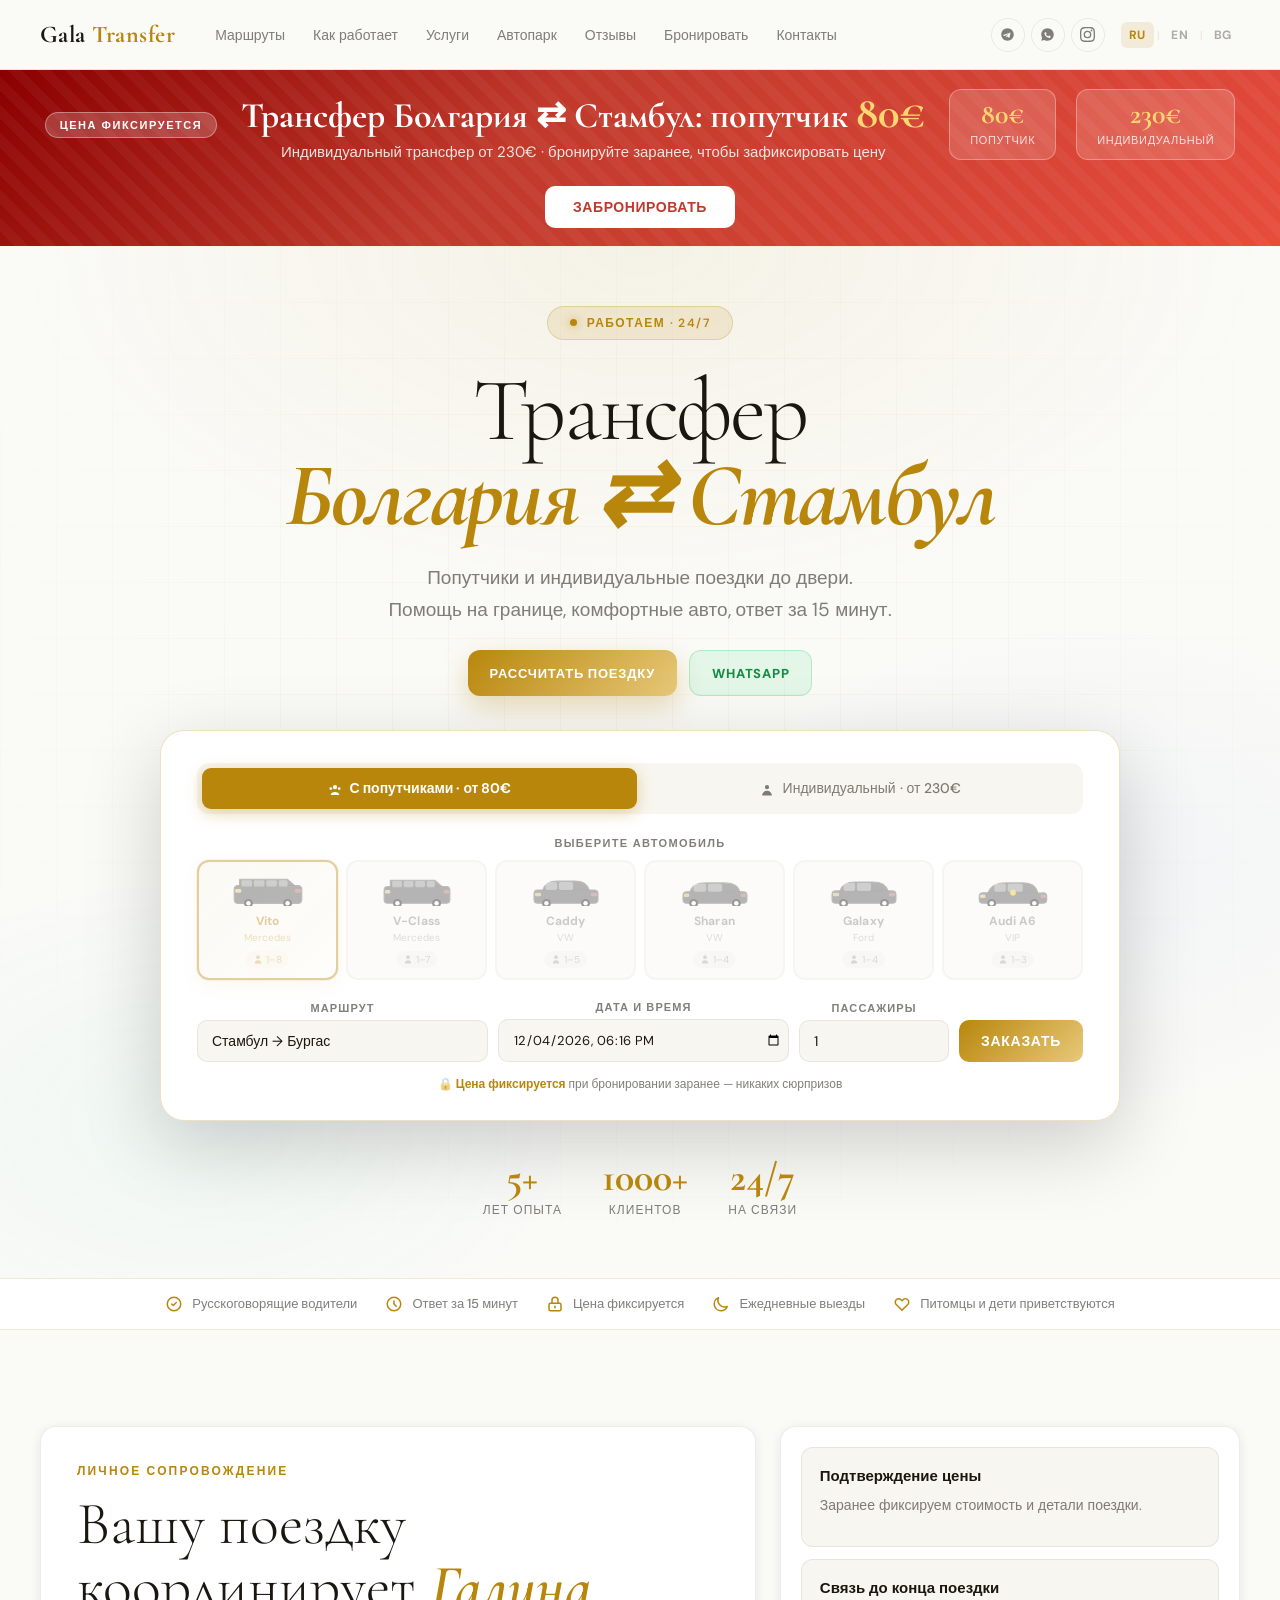
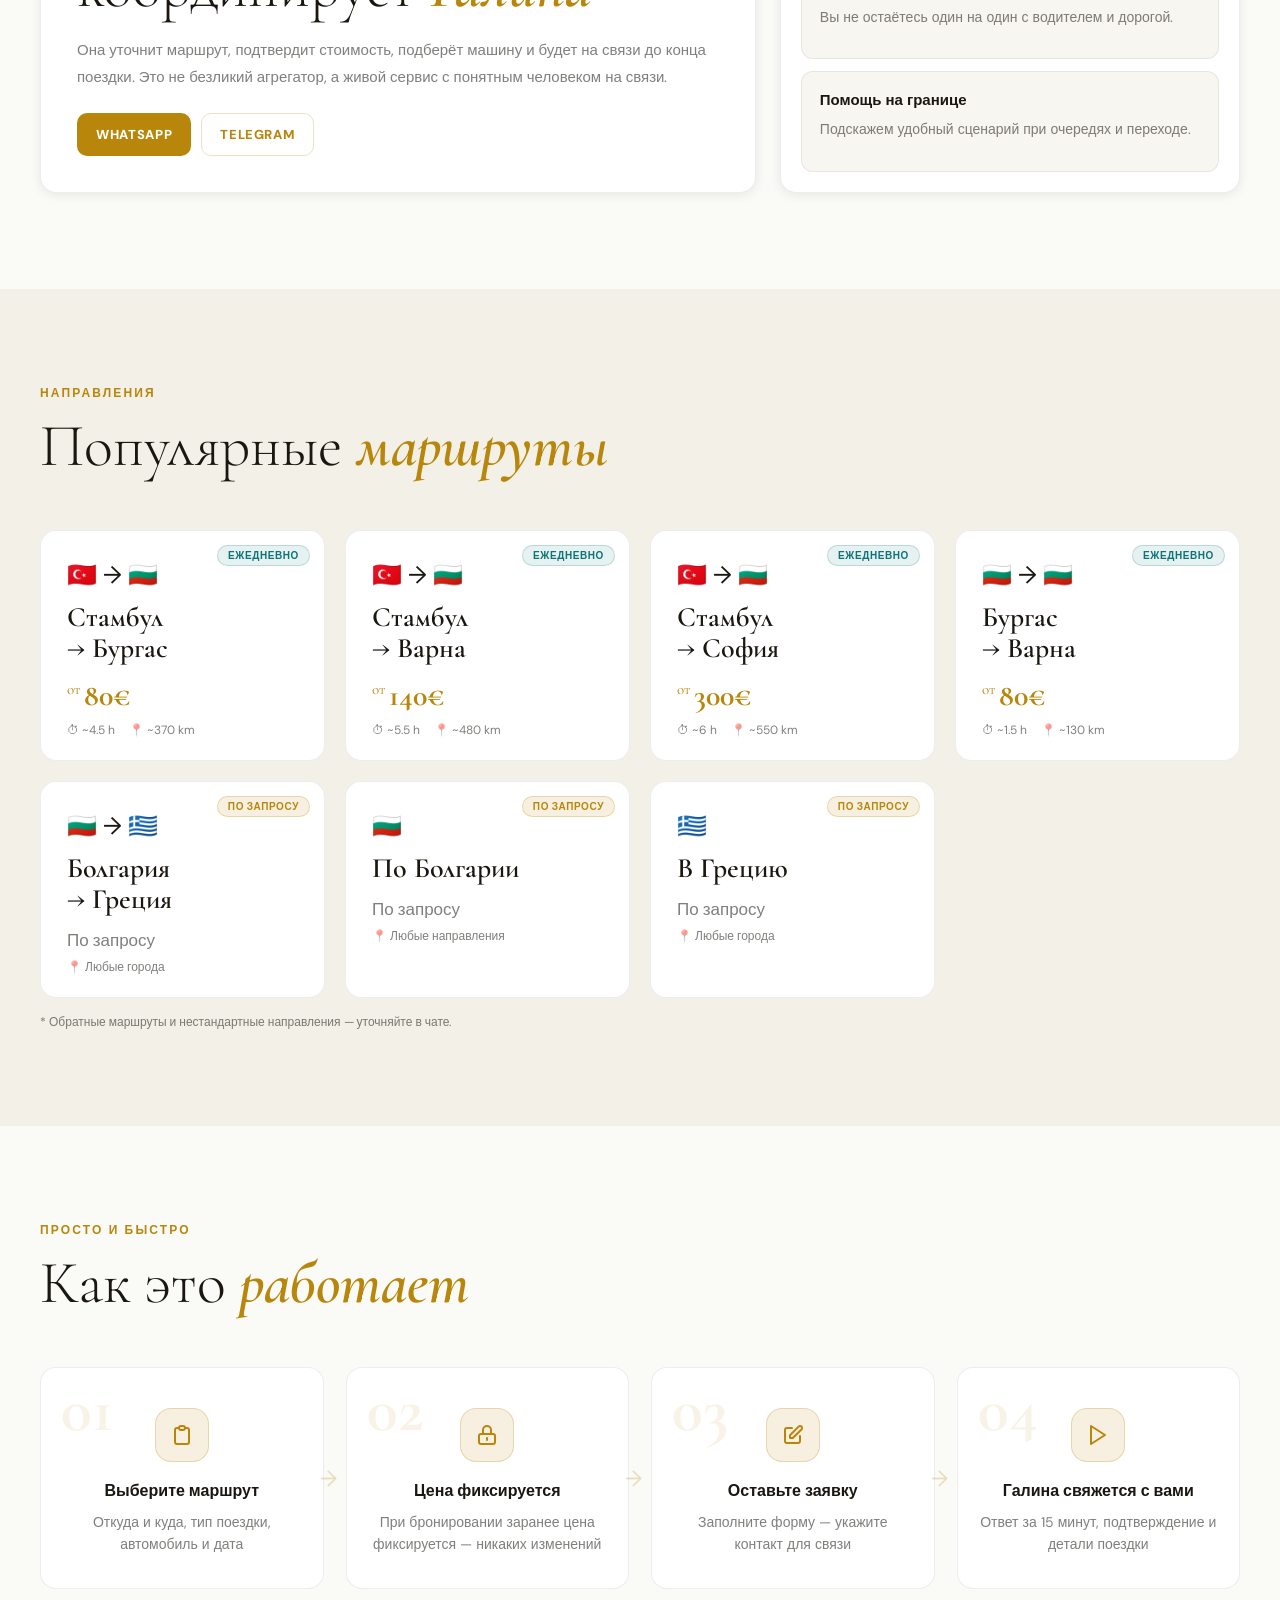
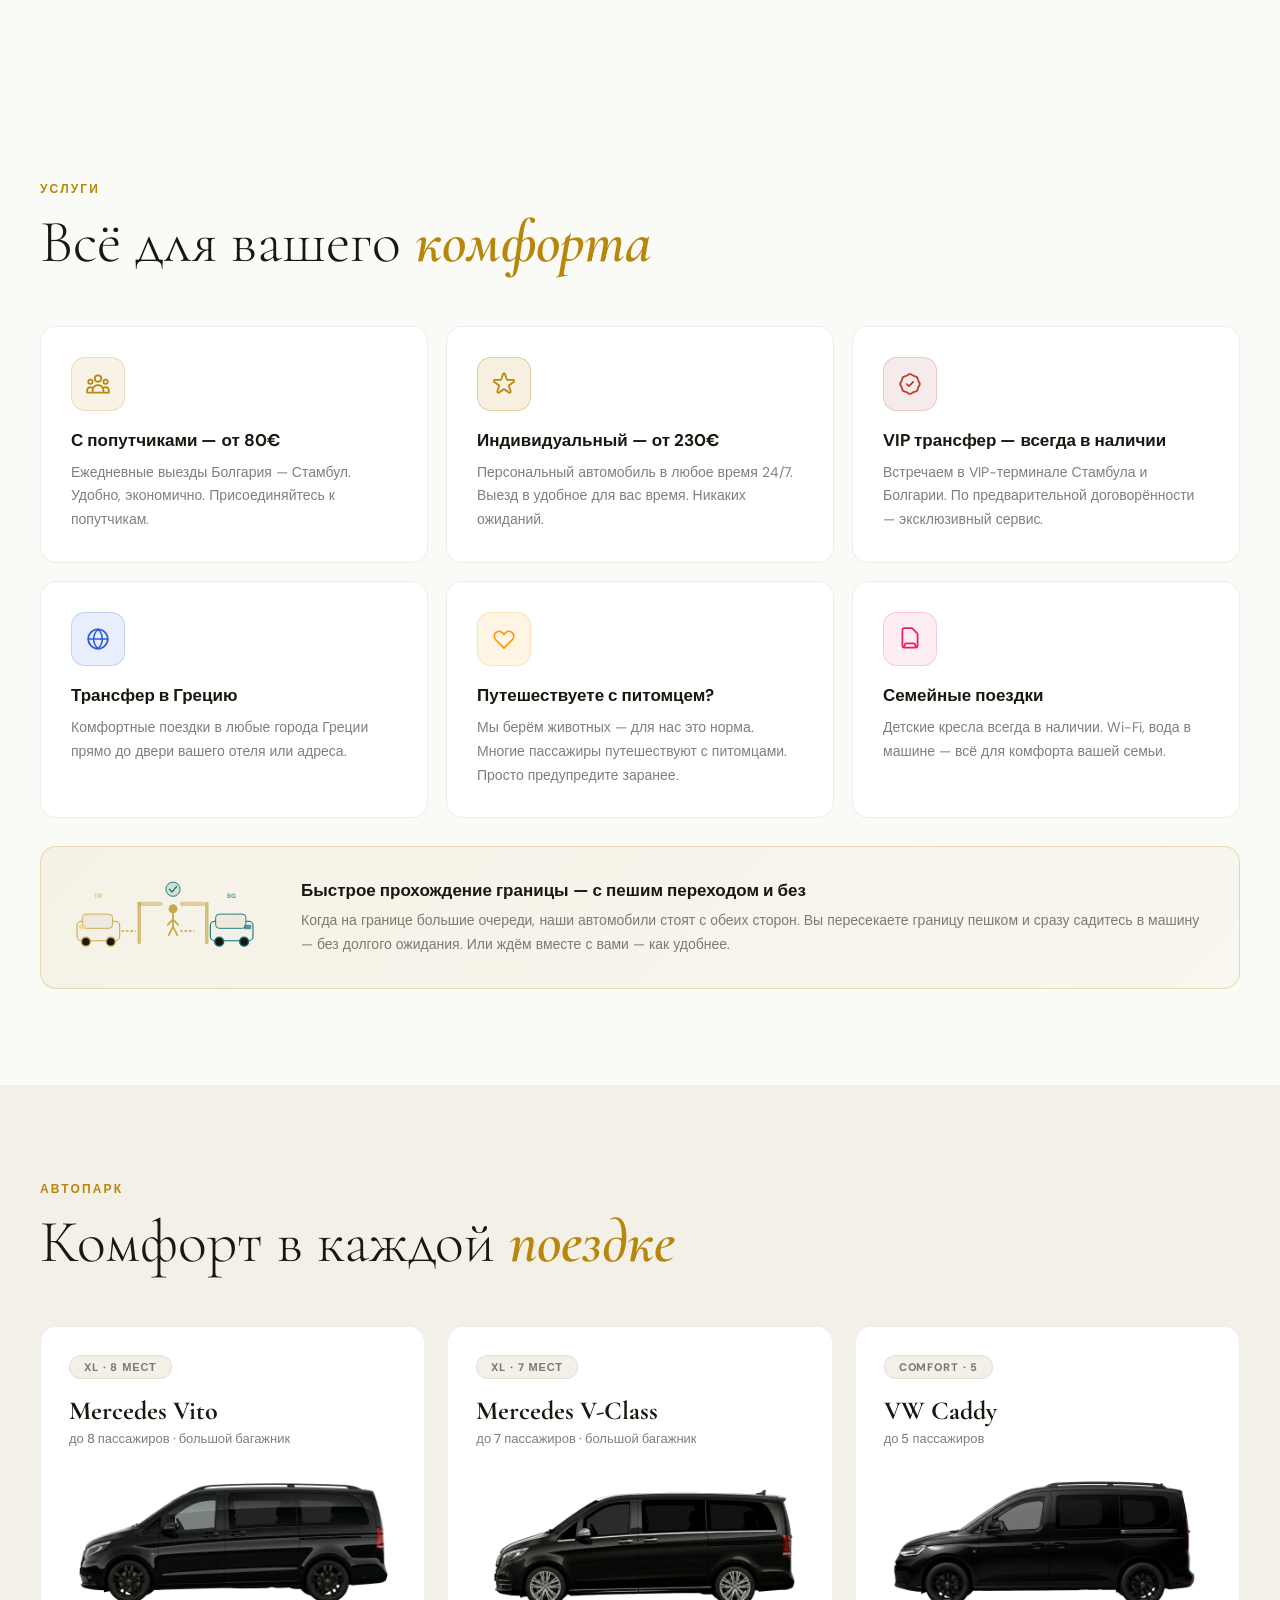
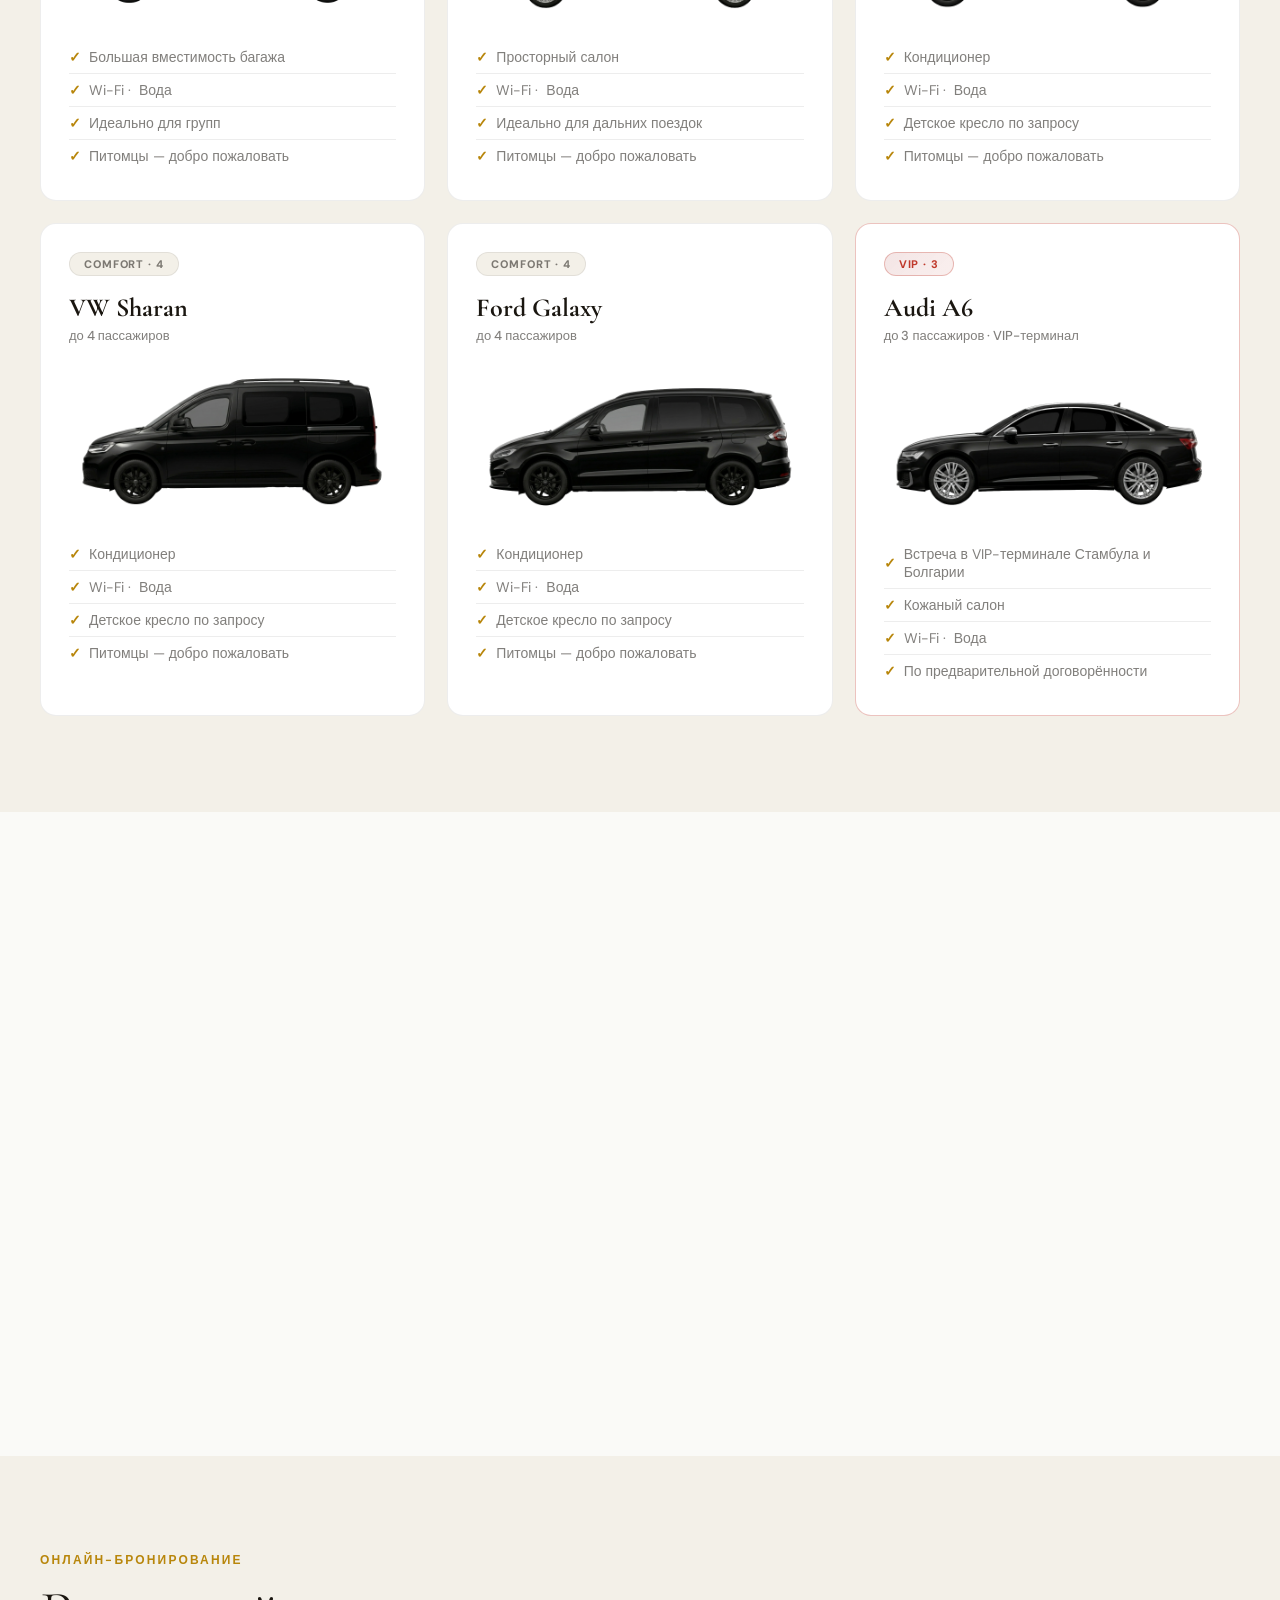
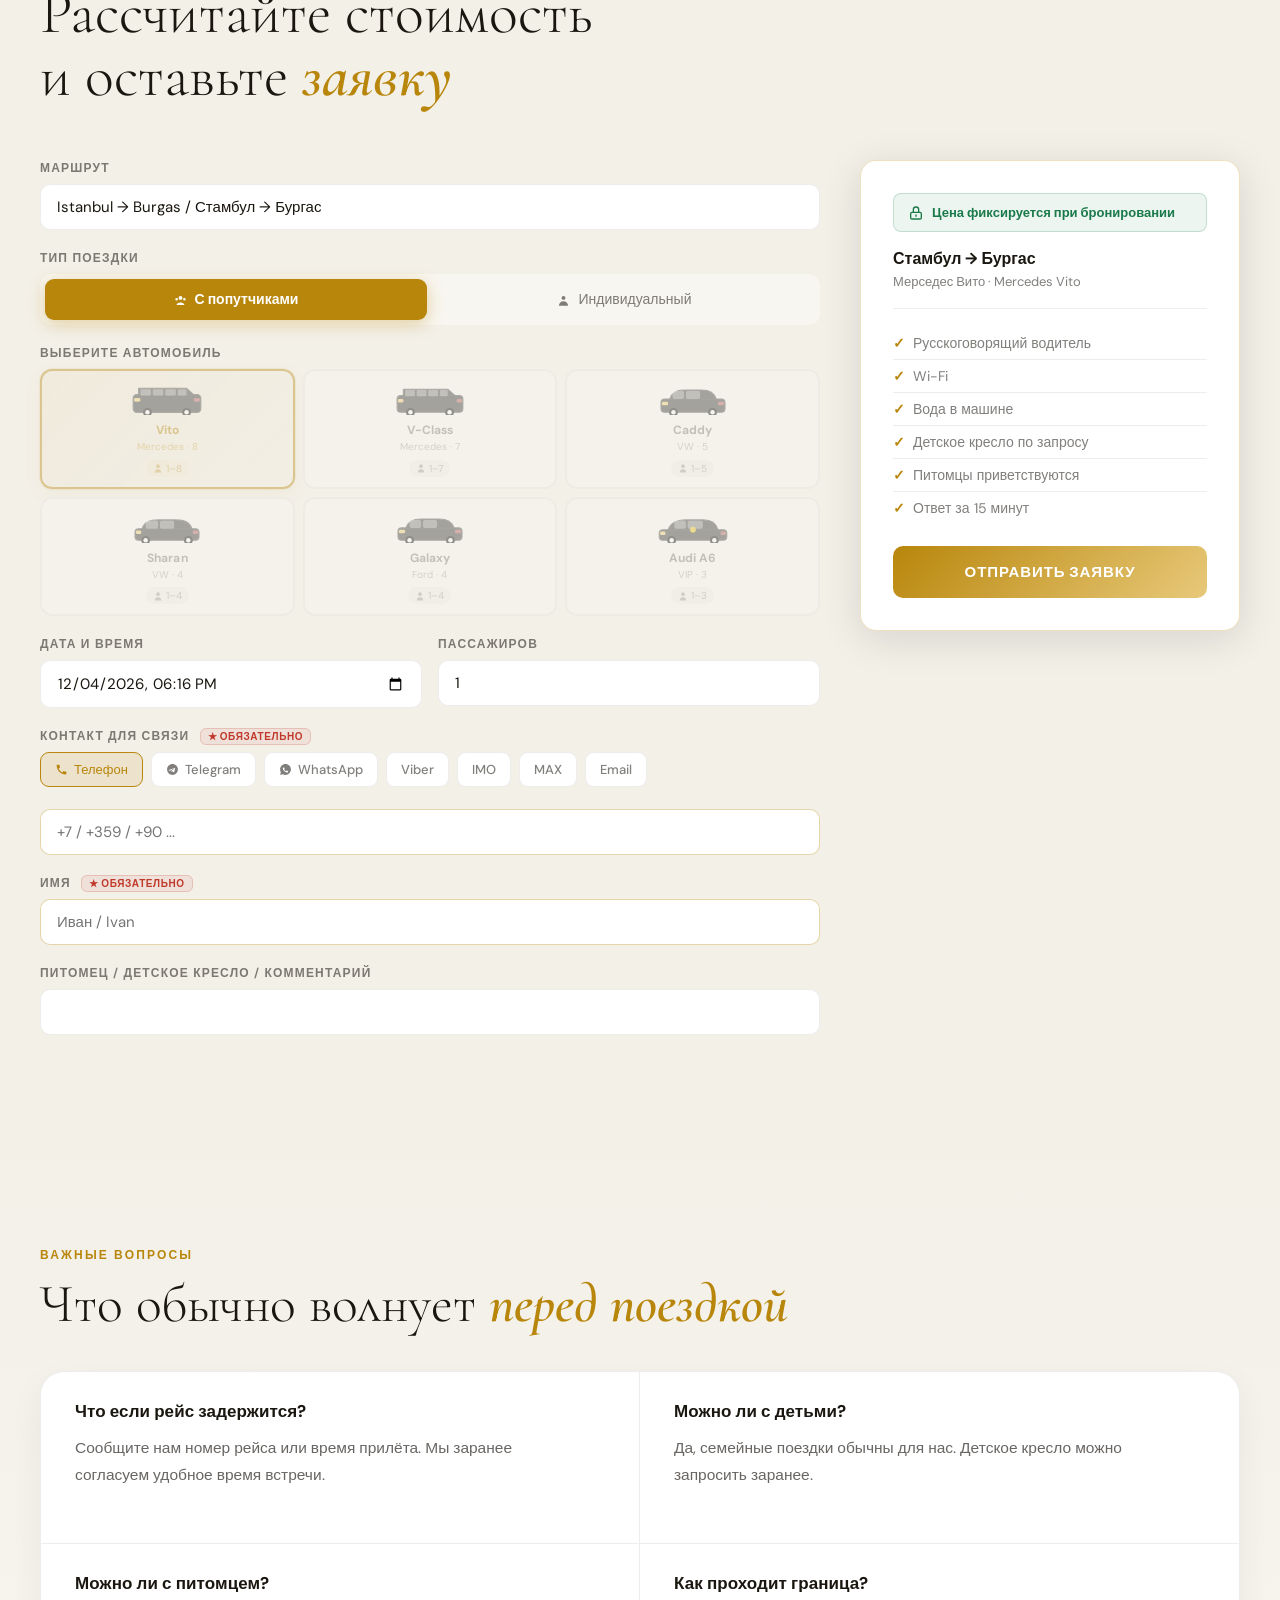
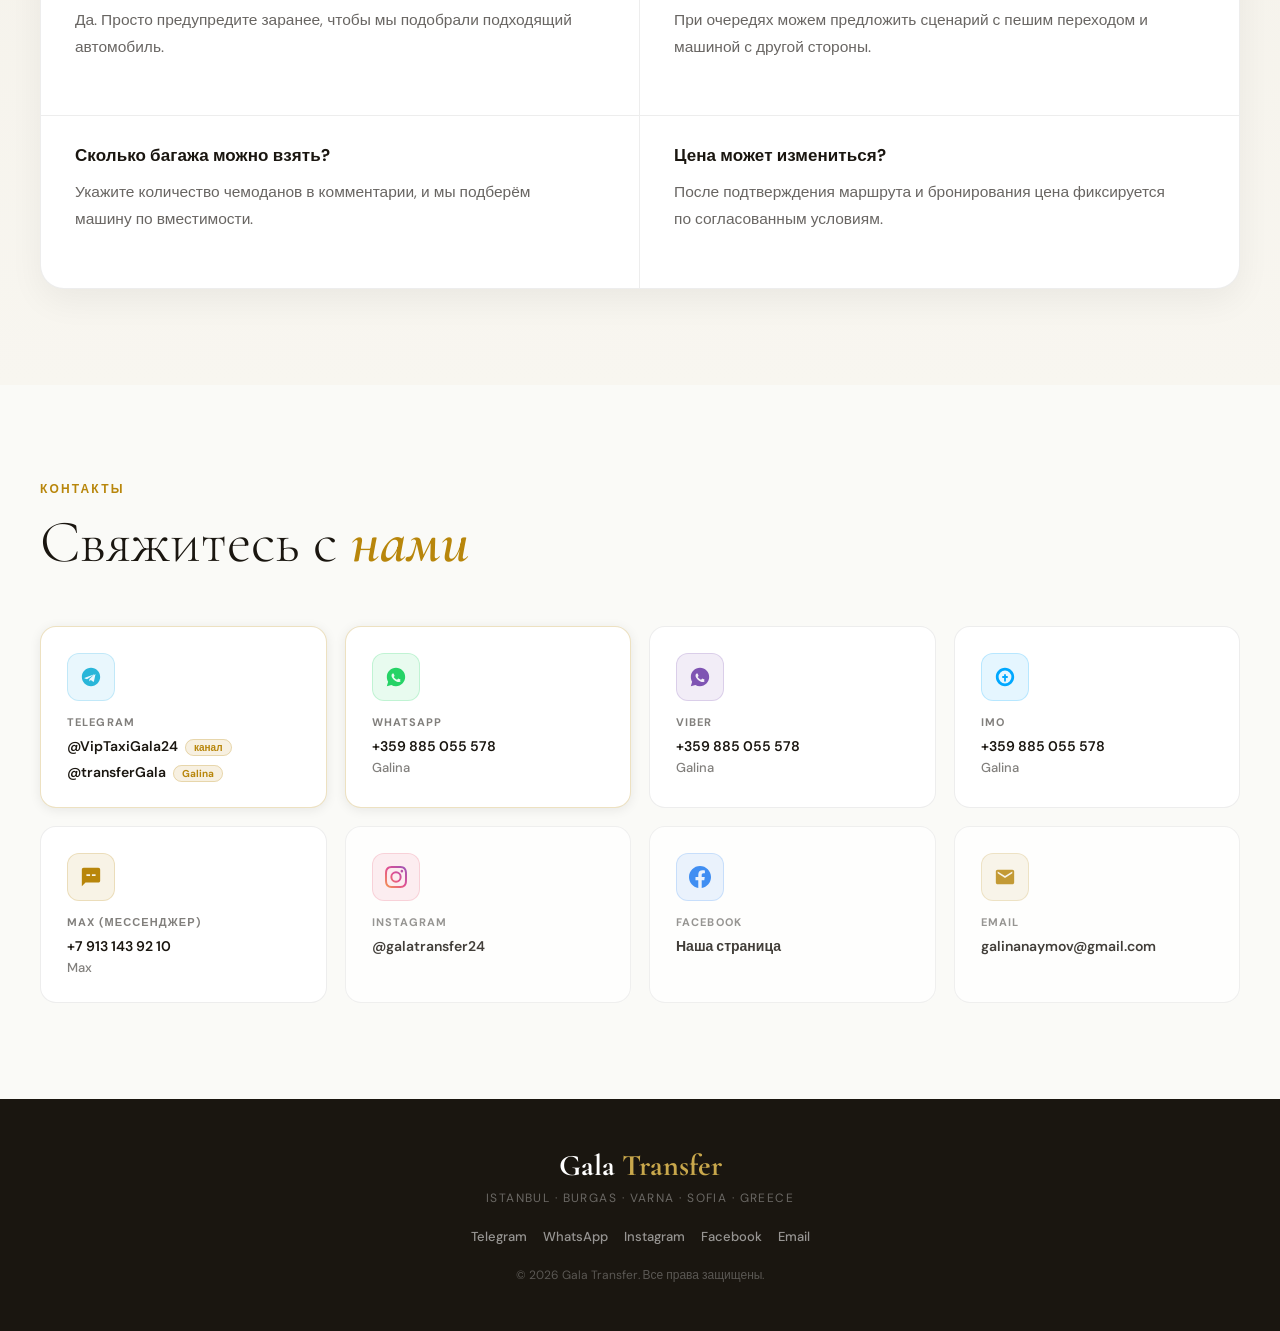
<file: gala-light/index.html>
<!DOCTYPE html>
<html lang="ru">
<head>
  <!-- ═══ PRIMARY SEO ═══ -->
<meta name="description" content="Премиальный трансфер Болгария - Стамбул - Греция. Русскоговорящие водители, ежедневные рейсы, Mercedes Vito и V-Class. С попутчиками от 80€, индивидуальный от 250€. Ответ за 15 минут, 24/7.">
<meta name="keywords" content="трансфер Болгария Стамбул, такси Бургас Стамбул, такси Варна Стамбул, трансфер Стамбул Бургас, трансфер Стамбул Варна, трансфер Стамбул София, такси из Болгарии в Турцию, попутчик Болгария Стамбул, трансфер Болгария Греция, русскоговорящий водитель Болгария, Gala Transfer, VIP такси Болгария, transfer Bulgaria Istanbul, taxi Bulgaria Istanbul, transfer Istanbul Burgas, transfer Istanbul Varna, shared transfer Bulgaria Turkey, трансфер из Стамбула в Болгарию, ежедневные рейсы Болгария Стамбул">
<meta charset="UTF-8">
<meta name="yandex-verification" content="54fb592ab1861c7b" />
<meta name="author" content="Gala Transfer">
<meta name="robots" content="index, follow">
<meta name="language" content="ru, en, bg">
<link rel="canonical" href="https://galatransfer.ru/">
<meta name="viewport" content="width=device-width, initial-scale=1.0">
  <!-- ═══ OPEN GRAPH (Facebook, Telegram, WhatsApp preview) ═══ -->
<meta property="og:type" content="website">
<meta property="og:url" content="https://galatransfer.ru/">
<meta property="og:title" content="Gala Transfer — Трансфер Болгария · Стамбул · Греция">
<meta property="og:description" content="Русскоговорящие водители. Ежедневные рейсы. С попутчиками от 80€, индивидуальный от 250€. Ответ за 15 минут, работаем 24/7.">
<meta property="og:image" content="https://galatransfer.ru/img/og-logo.jpg">
<meta property="og:image:width" content="1200">
<meta property="og:image:height" content="630">
<meta property="og:locale" content="ru_RU">
<meta property="og:locale:alternate" content="en_US">
<meta property="og:locale:alternate" content="bg_BG">
<meta property="og:site_name" content="Gala Transfer">
  <!-- ═══ STRUCTURED DATA (Google Rich Results) ═══ -->
<script type="application/ld+json">
{
  "@context": "https://schema.org",
  "@type": "TaxiService",
  "name": "Gala Transfer",
  "alternateName": "Taxi VIP Gala24",
  "description": "Премиальный трансфер между Болгарией, Стамбулом и Грецией. Русскоговорящие водители, ежедневные рейсы, 24/7.",
  "url": "https://galatransfer.ru",
  "telephone": "+359885055578",
  "priceRange": "€€",
  "currenciesAccepted": "EUR",
  "areaServed": [
    {"@type": "Country", "name": "Bulgaria"},
    {"@type": "Country", "name": "Turkey"},
    {"@type": "Country", "name": "Greece"}
  ],
  "availableLanguage": ["Russian", "English", "Bulgarian"],
  "openingHours": "Mo-Su 00:00-24:00",
  "contactPoint": {
    "@type": "ContactPoint",
    "telephone": "+359885055578",
    "contactType": "customer service",
    "availableLanguage": ["Russian", "English", "Bulgarian"]
  },
  "sameAs": [
    "https://t.me/VipTaxiGala24",
    "https://www.instagram.com/galatransfer24",
    "https://www.facebook.com/galatransfer24/"
  ]
}
</script>

<title>Gala Transfer — Трансфер Болгария · Стамбул · Греция</title>
<!-- <meta name="description" content="Премиальный трансфер между Болгарией, Стамбулом и Грецией. Русскоговорящие водители, 24/7. Акция апрель: от 70€."> -->
  <link rel="icon" type="image/png" href="img/favicon/favicon-96x96.png" sizes="96x96" />
<link rel="icon" type="image/x-icon" href="favicon.ico">
<link rel="shortcut icon" href="img/favicon/favicon.ico" />
<link rel="apple-touch-icon" sizes="180x180" href="img/favicon/apple-touch-icon.png" />
<link rel="preconnect" href="https://fonts.googleapis.com">
<link href="https://fonts.googleapis.com/css2?family=Cormorant+Garamond:ital,wght@0,300;0,400;0,600;0,700;1,300;1,400;1,600&family=DM+Sans:wght@300;400;500;600;700&display=swap" rel="stylesheet">
<link rel="stylesheet" href="css/style.css">
</head>
<body class="lang-ru">

<!-- ══ HEADER ══ -->
<header class="site-header" id="siteHeader">
  <div class="header-inner">
    <a href="#" class="brand">Gala <span>Transfer</span></a>
    <nav>
      <ul class="nav-links">
        <li><a href="#routes"><span class="t-ru">Маршруты</span><span class="t-en">Routes</span><span class="t-bg">Маршрути</span></a></li>
        <li><a href="#how"><span class="t-ru">Как работает</span><span class="t-en">How it works</span><span class="t-bg">Как работи</span></a></li>
        <li><a href="#services"><span class="t-ru">Услуги</span><span class="t-en">Services</span><span class="t-bg">Услуги</span></a></li>
        <li><a href="#fleet"><span class="t-ru">Автопарк</span><span class="t-en">Fleet</span><span class="t-bg">Автопарк</span></a></li>
        <li><a href="#reviews"><span class="t-ru">Отзывы</span><span class="t-en">Reviews</span><span class="t-bg">Отзиви</span></a></li>
        <li><a href="#booking"><span class="t-ru">Бронировать</span><span class="t-en">Book</span><span class="t-bg">Резервация</span></a></li>
        <li><a href="#contacts"><span class="t-ru">Контакты</span><span class="t-en">Contacts</span><span class="t-bg">Контакти</span></a></li>
      </ul>
    </nav>
    <div class="header-right">
      <div class="header-socials">
        <a href="https://t.me/VipTaxiGala24" target="_blank" class="h-ico" title="Telegram"><svg viewBox="0 0 24 24" fill="none"><path d="M12 2C6.477 2 2 6.477 2 12s4.477 10 10 10 10-4.477 10-10S17.523 2 12 2zm4.93 6.77l-1.68 7.92c-.12.56-.45.7-.91.43l-2.52-1.85-1.22 1.17c-.13.14-.25.25-.51.25l.18-2.56 4.65-4.2c.2-.18-.04-.28-.31-.1L7.67 14.5l-2.47-.77c-.54-.17-.55-.54.11-.8l9.64-3.72c.45-.16.84.11.68.56z" fill="currentColor"/></svg></a>
        <a href="https://wa.me/359885055578" onclick="return gtag_report_conversion('https://wa.me/359885055578');" target="_blank" class="h-ico" title="WhatsApp"><svg viewBox="0 0 24 24" fill="none"><path d="M12 2C6.477 2 2 6.477 2 12c0 1.89.52 3.66 1.42 5.18L2 22l4.95-1.39A9.93 9.93 0 0012 22c5.523 0 10-4.477 10-10S17.523 2 12 2zm5.07 14.27c-.21.59-1.23 1.12-1.69 1.18-.43.06-.98.08-1.58-.1-.36-.11-.83-.26-1.42-.51-2.5-1.08-4.13-3.6-4.26-3.77-.12-.17-.99-1.32-.99-2.52 0-1.2.63-1.79.85-2.03.22-.24.48-.3.64-.3l.46.01c.15 0 .35-.06.54.41l.7 1.73c.06.14.1.3.02.48-.08.18-.12.29-.24.44-.12.15-.25.33-.36.44-.12.12-.24.25-.1.49.14.24.62.96 1.33 1.55.91.77 1.68 1.01 1.92 1.12.24.11.38.09.52-.05.14-.14.6-.7.76-.94.16-.24.32-.2.54-.12l1.7.8c.2.1.33.14.38.22.05.27-.06.88-.27 1.47z" fill="currentColor"/></svg></a>
        <a href="https://www.instagram.com/galatransfer24" target="_blank" class="h-ico" title="Instagram"><svg viewBox="0 0 24 24" fill="none"><path d="M12 2.163c3.204 0 3.584.012 4.85.07 3.252.148 4.771 1.691 4.919 4.919.058 1.265.069 1.645.069 4.849 0 3.205-.012 3.584-.069 4.849-.149 3.225-1.664 4.771-4.919 4.919-1.266.058-1.644.07-4.85.07-3.204 0-3.584-.012-4.849-.07-3.26-.149-4.771-1.699-4.919-4.92-.058-1.265-.07-1.644-.07-4.849 0-3.204.013-3.583.07-4.849.149-3.227 1.664-4.771 4.919-4.919 1.266-.057 1.645-.069 4.849-.069zM12 0C8.741 0 8.333.014 7.053.072 2.695.272.273 2.69.073 7.052.014 8.333 0 8.741 0 12c0 3.259.014 3.668.072 4.948.2 4.358 2.618 6.78 6.98 6.98C8.333 23.986 8.741 24 12 24c3.259 0 3.668-.014 4.948-.072 4.354-.2 6.782-2.618 6.979-6.98.059-1.28.073-1.689.073-4.948 0-3.259-.014-3.667-.072-4.947-.196-4.354-2.617-6.78-6.979-6.98C15.668.014 15.259 0 12 0zm0 5.838a6.162 6.162 0 100 12.324 6.162 6.162 0 000-12.324zM12 16a4 4 0 110-8 4 4 0 010 8zm6.406-11.845a1.44 1.44 0 100 2.881 1.44 1.44 0 000-2.881z" fill="currentColor"/></svg></a>
      </div>
      <div class="lang-group">
        <button class="lang-btn active" id="btn-ru" onclick="setLang('ru')">RU</button>
        <span class="lang-sep">|</span>
        <button class="lang-btn" id="btn-en" onclick="setLang('en')">EN</button>
        <span class="lang-sep">|</span>
        <button class="lang-btn" id="btn-bg" onclick="setLang('bg')">BG</button>
      </div>
      <button class="burger" id="burger" onclick="toggleMenu()" aria-label="Menu"><span></span><span></span><span></span></button>
    </div>
  </div>
</header>

<!-- ══ MOBILE DRAWER ══ -->
<div class="mobile-drawer" id="mobileDrawer">
  <ul class="mob-nav">
    <li><a href="#routes" onclick="closeMenu()"><span class="t-ru">Маршруты</span><span class="t-en">Routes</span><span class="t-bg">Маршрути</span></a></li>
    <li><a href="#how" onclick="closeMenu()"><span class="t-ru">Как это работает</span><span class="t-en">How it works</span><span class="t-bg">Как работи</span></a></li>
    <li><a href="#services" onclick="closeMenu()"><span class="t-ru">Услуги</span><span class="t-en">Services</span><span class="t-bg">Услуги</span></a></li>
    <li><a href="#fleet" onclick="closeMenu()"><span class="t-ru">Автопарк</span><span class="t-en">Fleet</span><span class="t-bg">Автопарк</span></a></li>
    <li><a href="#reviews" onclick="closeMenu()"><span class="t-ru">Отзывы</span><span class="t-en">Reviews</span><span class="t-bg">Отзиви</span></a></li>
    <li><a href="#booking" onclick="closeMenu()"><span class="t-ru">Бронировать</span><span class="t-en">Book</span><span class="t-bg">Резервация</span></a></li>
    <li><a href="#contacts" onclick="closeMenu()"><span class="t-ru">Контакты</span><span class="t-en">Contacts</span><span class="t-bg">Контакти</span></a></li>
  </ul>
  <div class="mob-lang">
    <button class="lang-btn active" id="mob-btn-ru" onclick="setLang('ru')">RU</button>
    <button class="lang-btn" id="mob-btn-en" onclick="setLang('en')">EN</button>
    <button class="lang-btn" id="mob-btn-bg" onclick="setLang('bg')">BG</button>
  </div>
  <div class="mob-socials">
    <a href="https://t.me/VipTaxiGala24" target="_blank" class="h-ico"><svg viewBox="0 0 24 24" fill="none"><path d="M12 2C6.477 2 2 6.477 2 12s4.477 10 10 10 10-4.477 10-10S17.523 2 12 2zm4.93 6.77l-1.68 7.92c-.12.56-.45.7-.91.43l-2.52-1.85-1.22 1.17c-.13.14-.25.25-.51.25l.18-2.56 4.65-4.2c.2-.18-.04-.28-.31-.1L7.67 14.5l-2.47-.77c-.54-.17-.55-.54.11-.8l9.64-3.72c.45-.16.84.11.68.56z" fill="currentColor"/></svg></a>
    <a href="https://wa.me/359885055578" onclick="return gtag_report_conversion('https://wa.me/359885055578');" target="_blank" class="h-ico"><svg viewBox="0 0 24 24" fill="none"><path d="M12 2C6.477 2 2 6.477 2 12c0 1.89.52 3.66 1.42 5.18L2 22l4.95-1.39A9.93 9.93 0 0012 22c5.523 0 10-4.477 10-10S17.523 2 12 2zm5.07 14.27c-.21.59-1.23 1.12-1.69 1.18-.43.06-.98.08-1.58-.1-.36-.11-.83-.26-1.42-.51-2.5-1.08-4.13-3.6-4.26-3.77-.12-.17-.99-1.32-.99-2.52 0-1.2.63-1.79.85-2.03.22-.24.48-.3.64-.3l.46.01c.15 0 .35-.06.54.41l.7 1.73c.06.14.1.3.02.48-.08.18-.12.29-.24.44-.12.15-.25.33-.36.44-.12.12-.24.25-.1.49.14.24.62.96 1.33 1.55.91.77 1.68 1.01 1.92 1.12.24.11.38.09.52-.05.14-.14.6-.7.76-.94.16-.24.32-.2.54-.12l1.7.8c.2.1.33.14.38.22.05.27-.06.88-.27 1.47z" fill="currentColor"/></svg></a>
  </div>
</div>

<!-- ════════ PRICE LOCK BANNER ════════ -->
<div class="promo-banner">
  <div class="promo-inner">
    <div class="promo-tag"><span class="t-ru">Цена фиксируется</span><span class="t-en">Price locked</span><span class="t-bg">Фиксирана цена</span></div>
    <div class="promo-text">
      <div class="promo-headline">
        <span class="t-ru">Трансфер Болгария ⇄ Стамбул: попутчик <strong>80€</strong></span>
        <span class="t-en">Bulgaria ⇄ Istanbul transfer: shared ride <strong>80€</strong></span>
        <span class="t-bg">Трансфер България ⇄ Истанбул: попътник <strong>80€</strong></span>
      </div>
      <div class="promo-sub">
        <span class="t-ru">Индивидуальный трансфер от 230€ · бронируйте заранее, чтобы зафиксировать цену</span>
        <span class="t-en">Private transfer from €230 · book ahead to lock the price</span>
        <span class="t-bg">Индивидуален трансфер от 230€ · резервирайте предварително, за да фиксирате цената</span>
      </div>
    </div>
    <div class="promo-prices">
      <div class="promo-price-pill">
        <span class="pill-num">80€</span>
        <span class="pill-label"><span class="t-ru">попутчик</span><span class="t-en">shared</span><span class="t-bg">попътник</span></span>
      </div>
      <div class="promo-price-pill">
        <span class="pill-num">230€</span>
        <span class="pill-label"><span class="t-ru">индивидуальный</span><span class="t-en">private</span><span class="t-bg">индивидуален</span></span>
      </div>
    </div>
    <a href="#booking" class="promo-cta" onclick="syncWidgetToForm(); return false;">
      <span class="t-ru">Забронировать</span>
      <span class="t-en">Book now</span>
      <span class="t-bg">Резервирай</span>
    </a>
  </div>
</div>

<!-- ════════ HERO ════════ -->
<section class="hero">
  <div class="hero-bg"></div>
  <div class="hero-grid"></div>
  <div class="hero-content">
    <div class="hero-badge"><div class="hero-badge-dot"></div>
      <span class="t-ru">Работаем · 24/7</span>
      <span class="t-en">Operating · 24/7</span>
      <span class="t-bg">Работим · 24/7</span>
    </div>
    <h1 class="hero-title">
      <span class="t-ru">Трансфер<br><span class="accent">Болгария ⇄ Стамбул</span></span>
      <span class="t-en">Transfer<br><span class="accent">Bulgaria ⇄ Istanbul</span></span>
      <span class="t-bg">Трансфер<br><span class="accent">България ⇄ Истанбул</span></span>
    </h1>
    <p class="hero-tagline">
      <span class="t-ru">Попутчики и индивидуальные поездки до двери.<br>Помощь на границе, комфортные авто, ответ за 15 минут.</span>
      <span class="t-en">Shared and private door-to-door transfers.<br>Border assistance, comfortable cars, reply in 15 minutes.</span>
      <span class="t-bg">Споделени и индивидуални пътувания до адрес.<br>Помощ на границата, комфортни автомобили, отговор до 15 минути.</span>
    </p>
    <div class="hero-actions">
      <a href="#booking" class="hero-action hero-action--primary" onclick="syncWidgetToForm(); return false;">
        <span class="t-ru">Рассчитать поездку</span><span class="t-en">Calculate trip</span><span class="t-bg">Изчисли пътуване</span>
      </a>
      <a href="https://wa.me/359885055578" class="hero-action hero-action--whatsapp" onclick="return gtag_report_conversion('https://wa.me/359885055578');" target="_blank" rel="noopener">
        WhatsApp
      </a>
    </div>
  </div>

  <!-- WIDGET -->
  <div class="hero-widget">
    <div class="widget-tabs">
      <button class="widget-tab active" onclick="setWidgetTab('shared',this)">
        <svg viewBox="0 0 20 20" width="14" height="14" fill="none" style="margin-right:5px;vertical-align:middle"><path d="M13 6a3 3 0 11-6 0 3 3 0 016 0zM18 8a2 2 0 11-4 0 2 2 0 014 0zM6 8a2 2 0 11-4 0 2 2 0 014 0zM15.992 17c.013-.164.008-.33-.008-.5C15.667 14.57 13.5 13 10 13s-5.667 1.57-5.984 3.5c-.016.17-.02.336-.008.5h11.984z" fill="currentColor"/></svg>
        <span class="t-ru">С попутчиками · от 80€</span><span class="t-en">Shared · from 80€</span><span class="t-bg">Споделено · от 80€</span>
      </button>
      <button class="widget-tab" onclick="setWidgetTab('private',this)">
        <svg viewBox="0 0 20 20" width="14" height="14" fill="none" style="margin-right:5px;vertical-align:middle"><path d="M10 9a3 3 0 100-6 3 3 0 000 6zm-7 9a7 7 0 1114 0H3z" fill="currentColor"/></svg>
        <span class="t-ru">Индивидуальный · от 230€</span><span class="t-en">Private · from 230€</span><span class="t-bg">Индивидуален · от 230€</span>
      </button>
    </div>

    <div class="wcar-label"><span class="t-ru">Выберите автомобиль</span><span class="t-en">Choose your vehicle</span><span class="t-bg">Изберете автомобил</span></div>
    <div class="wcar-grid" id="wcarGrid">
      <button class="wcar-card active" data-multiplier="1.5" data-classval="1.5" data-model="Mercedes Vito" data-ru="Мерседес Вито" data-en="Mercedes Vito" data-bg="Mercedes Vito" data-maxpax="8" onclick="selectCar(this,'widget')">
        <div class="wcar-icon">
          <svg viewBox="0 0 80 36"><rect x="2" y="13" width="76" height="20" rx="4" fill="#1A1A1A" opacity=".8" stroke="#333333" stroke-width="1.3"/><path d="M8 13L8 6L62 6L70 13Z" fill="#1A1A1A" opacity=".8" stroke="#333333" stroke-width="1.2" stroke-linejoin="round"/><rect x="10" y="7" width="12" height="7" rx="1.5" fill="#EEEEEE" opacity=".4"/><rect x="24" y="7" width="12" height="7" rx="1.5" fill="#EEEEEE" opacity=".4"/><rect x="38" y="7" width="12" height="7" rx="1.5" fill="#EEEEEE" opacity=".4"/><rect x="52" y="7" width="10" height="7" rx="1.5" fill="#EEEEEE" opacity=".4"/><circle cx="18" cy="33" r="5" fill="black" opacity="1"/><circle cx="18" cy="33" r="2.5" fill="#FAFAF7"/><circle cx="62" cy="33" r="5" fill="black" opacity="1"/><circle cx="62" cy="33" r="2.5" fill="#FAFAF7"/><rect x="3" y="17" width="7" height="4" rx="1.5" fill="#FFD770" opacity=".8"/><rect x="70" y="17" width="7" height="4" rx="1.5" fill="#FF6B6B" opacity=".5"/></svg>
        </div>
        <div class="wcar-name">Vito</div><div class="wcar-model">Mercedes</div>
        <div class="wcar-pax"><svg viewBox="0 0 16 16" width="10" height="10" fill="currentColor"><path d="M8 8a3 3 0 100-6 3 3 0 000 6zm-5 7a5 5 0 0110 0H3z"/></svg>1–8</div>
      </button>
      <button class="wcar-card" data-multiplier="1.8" data-classval="1.8" data-model="Mercedes V-Class" data-ru="Мерседес V" data-en="Mercedes V" data-bg="Mercedes V" data-maxpax="7" onclick="selectCar(this,'widget')">
        <div class="wcar-icon">
          <svg viewBox="0 0 80 36"><rect x="3" y="14" width="74" height="19" rx="4" fill="#1A1A1A" opacity=".8" stroke="#333333" stroke-width="1.2"/><path d="M10 14L10 7L60 7L68 14Z" fill="#1A1A1A" opacity=".8" stroke="#333333" stroke-width="1.2" stroke-linejoin="round"/><rect x="12" y="8" width="11" height="7" rx="1.5" fill="#EEEEEE" opacity=".4"/><rect x="25" y="8" width="11" height="7" rx="1.5" fill="#EEEEEE" opacity=".4"/><rect x="38" y="8" width="11" height="7" rx="1.5" fill="#EEEEEE" opacity=".4"/><rect x="51" y="8" width="9" height="7" rx="1.5" fill="#EEEEEE" opacity=".4"/><circle cx="18" cy="33" r="5" fill="black" opacity="1"/><circle cx="18" cy="33" r="2.5" fill="#FAFAF7"/><circle cx="62" cy="33" r="5" fill="black" opacity="1"/><circle cx="62" cy="33" r="2.5" fill="#FAFAF7"/><rect x="4" y="18" width="6" height="4" rx="1.5" fill="#FFD770" opacity=".75"/><rect x="70" y="18" width="6" height="4" rx="1.5" fill="#FF6B6B" opacity=".5"/></svg>
        </div>
        <div class="wcar-name">V-Class</div><div class="wcar-model">Mercedes</div>
        <div class="wcar-pax"><svg viewBox="0 0 16 16" width="10" height="10" fill="currentColor"><path d="M8 8a3 3 0 100-6 3 3 0 000 6zm-5 7a5 5 0 0110 0H3z"/></svg>1–7</div>
      </button>
      <button class="wcar-card" data-multiplier="1" data-classval="1" data-model="VW Caddy" data-ru="Фольксваген Кадди" data-en="VW Caddy" data-bg="VW Caddy" data-maxpax="5" onclick="selectCar(this,'widget')">
        <div class="wcar-icon">
          <svg viewBox="0 0 80 36"><rect x="4" y="18" width="72" height="15" rx="4" fill="#1A1A1A" opacity=".8" stroke="#333333" stroke-width="1.2"/><path d="M14 18C16 11 22 8 30 8L50 8C58 8 64 11 66 18Z" fill="#1A1A1A" opacity=".8" stroke="#333333" stroke-width="1.2" stroke-linejoin="round"/><rect x="17" y="9" width="13" height="9" rx="2" fill="#EEEEEE" opacity=".4"/><rect x="32" y="9" width="16" height="9" rx="2" fill="#EEEEEE" opacity=".4"/><circle cx="18" cy="33" r="5" fill="black" opacity="1"/><circle cx="18" cy="33" r="2.5" fill="#FAFAF7"/><circle cx="62" cy="33" r="5" fill="black" opacity="1"/><circle cx="62" cy="33" r="2.5" fill="#FAFAF7"/><rect x="5" y="21" width="7" height="4" rx="1.5" fill="#FFD770" opacity=".7"/><rect x="68" y="21" width="7" height="4" rx="1.5" fill="#FF6B6B" opacity=".5"/></svg>
        </div>
        <div class="wcar-name">Caddy</div><div class="wcar-model">VW</div>
        <div class="wcar-pax"><svg viewBox="0 0 16 16" width="10" height="10" fill="currentColor"><path d="M8 8a3 3 0 100-6 3 3 0 000 6zm-5 7a5 5 0 0110 0H3z"/></svg>1–5</div>
      </button>
      <button class="wcar-card" data-multiplier="1" data-classval="1" data-model="VW Sharan" data-ru="Фольксваген Шаран" data-en="VW Sharan" data-bg="VW Sharan" data-maxpax="4" onclick="selectCar(this,'widget')">
        <div class="wcar-icon">
          <svg viewBox="0 0 80 36"><rect x="4" y="20" width="72" height="13" rx="4" fill="#1A1A1A" opacity=".8" stroke="#333333" stroke-width="1.2"/><path d="M12 20C14 13 20 10 30 10L50 10C60 10 66 13 68 20Z" fill="#1A1A1A" opacity=".8" stroke="#333333" stroke-width="1.2" stroke-linejoin="round"/><rect x="16" y="11" width="14" height="9" rx="2" fill="#EEEEEE" opacity=".4"/><rect x="32" y="11" width="16" height="9" rx="2" fill="#EEEEEE" opacity=".4"/><circle cx="16" cy="33" r="5" fill="black" opacity="1"/><circle cx="16" cy="33" r="2.5" fill="#FAFAF7"/><circle cx="64" cy="33" r="5" fill="black" opacity="1"/><circle cx="64" cy="33" r="2.5" fill="#FAFAF7"/><rect x="5" y="22" width="6" height="4" rx="1.5" fill="#FFD770" opacity=".7"/><rect x="69" y="22" width="6" height="4" rx="1.5" fill="#FF6B6B" opacity=".5"/></svg>
        </div>
        <div class="wcar-name">Sharan</div><div class="wcar-model">VW</div>
        <div class="wcar-pax"><svg viewBox="0 0 16 16" width="10" height="10" fill="currentColor"><path d="M8 8a3 3 0 100-6 3 3 0 000 6zm-5 7a5 5 0 0110 0H3z"/></svg>1–4</div>
      </button>
      <button class="wcar-card" data-multiplier="1.1" data-classval="1.1" data-model="Ford Galaxy" data-ru="Форд Галакси" data-en="Ford Galaxy" data-bg="Ford Galaxy" data-maxpax="4" onclick="selectCar(this,'widget')">
        <div class="wcar-icon">
          <svg viewBox="0 0 80 36"><rect x="4" y="19" width="72" height="14" rx="4" fill="#1A1A1A" opacity=".8" stroke="#333333" stroke-width="1.2"/><path d="M13 19C15 12 21 9 30 9L50 9C59 9 65 12 67 19Z" fill="#1A1A1A" opacity=".8" stroke="#333333" stroke-width="1.2" stroke-linejoin="round"/><rect x="17" y="10" width="13" height="9" rx="2" fill="#EEEEEE" opacity=".4"/><rect x="32" y="10" width="16" height="9" rx="2" fill="#EEEEEE" opacity=".4"/><circle cx="17" cy="33" r="5" fill="black" opacity="1"/><circle cx="17" cy="33" r="2.5" fill="#FAFAF7"/><circle cx="63" cy="33" r="5" fill="black" opacity="1"/><circle cx="63" cy="33" r="2.5" fill="#FAFAF7"/><rect x="5" y="21" width="7" height="4" rx="1.5" fill="#FFD770" opacity=".7"/><rect x="68" y="21" width="7" height="4" rx="1.5" fill="#FF6B6B" opacity=".5"/></svg>
        </div>
        <div class="wcar-name">Galaxy</div><div class="wcar-model">Ford</div>
        <div class="wcar-pax"><svg viewBox="0 0 16 16" width="10" height="10" fill="currentColor"><path d="M8 8a3 3 0 100-6 3 3 0 000 6zm-5 7a5 5 0 0110 0H3z"/></svg>1–4</div>
      </button>
      <button class="wcar-card" data-multiplier="1.8" data-classval="1.8" data-model="Audi A6" data-ru="Ауди A6" data-en="Audi A6" data-bg="Audi A6" data-maxpax="3" onclick="selectCar(this,'widget')">
        <div class="wcar-icon">
          <svg viewBox="0 0 80 36"><rect x="2" y="21" width="76" height="12" rx="4" fill="#1A1A1A" opacity=".8" stroke="#333333" stroke-width="1.2"/><path d="M12 21C15 13 22 10 32 10L52 10C62 10 66 14 68 21Z" fill="#1A1A1A" opacity=".8" stroke="#333333" stroke-width="1.2" stroke-linejoin="round"/><rect x="19" y="11" width="13" height="9" rx="2" fill="#EEEEEE" opacity=".4"/><rect x="34" y="11" width="17" height="9" rx="2" fill="#EEEEEE" opacity=".4"/><path d="M68 21L73 21" stroke="#FFD700" stroke-width="1" opacity=".6"/><circle cx="16" cy="33" r="5" fill="black" opacity="1"/><circle cx="16" cy="33" r="2.5" fill="#FAFAF7"/><circle cx="64" cy="33" r="5" fill="black" opacity="1"/><circle cx="64" cy="33" r="2.5" fill="#FAFAF7"/><rect x="3" y="23" width="6" height="4" rx="1.5" fill="#FFD770" opacity=".8"/><rect x="71" y="23" width="6" height="4" rx="1.5" fill="#FF6B6B" opacity=".5"/><circle cx="40" cy="21" r="3" fill="#FFD700" opacity=".8" stroke="#FFD700" stroke-width=".8"/><text x="40" y="23.5" text-anchor="middle" font-size="4" fill="#FFD700" font-family="sans-serif">★</text></svg>
        </div>
        <div class="wcar-name">Audi A6</div><div class="wcar-model">VIP</div>
        <div class="wcar-pax"><svg viewBox="0 0 16 16" width="10" height="10" fill="currentColor"><path d="M8 8a3 3 0 100-6 3 3 0 000 6zm-5 7a5 5 0 0110 0H3z"/></svg>1–3</div>
      </button>
    </div>

    <div class="widget-row">
      <div class="widget-field">
        <label><span class="t-ru">Маршрут</span><span class="t-en">Route</span><span class="t-bg">Маршрут</span></label>
        <select class="widget-input" id="w-route" onchange="recalcWidget()">
          <optgroup label="─── Стамбул → Болгария ───" class="t-ru">
          <option value="250" data-ru="Стамбул → Бургас" data-en="Istanbul → Burgas" data-bg="Истанбул → Бургас">Istanbul → Burgas</option>
          <option value="250" data-ru="Стамбул → Варна" data-en="Istanbul → Varna" data-bg="Истанбул → Варна">Istanbul → Varna</option>
          <option value="350" data-ru="Стамбул → София" data-en="Istanbul → Sofia" data-bg="Истанбул → София">Istanbul → Sofia</option>
          </optgroup>
          <optgroup label="─── Болгария → Стамбул ───">
          <option value="250" data-ru="Бургас → Стамбул" data-en="Burgas → Istanbul" data-bg="Бургас → Истанбул">Burgas → Istanbul</option>
          <option value="250" data-ru="Варна → Стамбул" data-en="Varna → Istanbul" data-bg="Варна → Истанбул">Varna → Istanbul</option>
          <option value="350" data-ru="София → Стамбул" data-en="Sofia → Istanbul" data-bg="София → Истанбул">Sofia → Istanbul</option>
          </optgroup>
          <optgroup label="─── Другие маршруты ───">
          <option value="80" data-ru="Бургас → Варна" data-en="Burgas → Varna" data-bg="Бургас → Варна">Burgas → Varna</option>
          <option value="80" data-ru="Варна → Бургас" data-en="Varna → Burgas" data-bg="Варна → Бургас">Varna → Burgas</option>
          <option value="80" data-ru="Болгария → Греция" data-en="Bulgaria → Greece" data-bg="България → Гърция">Bulgaria → Greece</option>
          <option value="80" data-ru="Греция → Болгария" data-en="Greece → Bulgaria" data-bg="Гърция → България">Greece → Bulgaria</option>
          <option value="120" data-ru="По Болгарии" data-en="Within Bulgaria" data-bg="Из България">Within Bulgaria</option>
          <option value="135" data-ru="По Греции" data-en="Greece" data-bg="за Гърция">Greece / По Греции</option>
          </optgroup>
        </select>
      </div>
      <div class="widget-field">
        <label><span class="t-ru">Дата и время</span><span class="t-en">Date & time</span><span class="t-bg">Дата и час</span></label>
        <input type="datetime-local" class="widget-input" id="w-datetime">
      </div>
      <div class="widget-field">
        <label><span class="t-ru">Пассажиры</span><span class="t-en">Passengers</span><span class="t-bg">Пасажери</span></label>
        <select class="widget-input" id="w-pax" onchange="recalcWidget()">
          <option>1</option><option>2</option><option>3</option><option>4</option><option>5</option><option>6</option><option>7</option><option>8</option>
        </select>
      </div>
      <div class="widget-field">
        <label style="opacity:0">-</label>
        <button type="button" class="btn-search" onclick="syncWidgetToForm()"><span class="t-ru">Заказать</span><span class="t-en">Book</span><span class="t-bg">Резервирай</span></button>
      </div>
    </div>
    <div class="widget-note">
      <span class="t-ru">🔒 <strong>Цена фиксируется</strong> при бронировании заранее — никаких сюрпризов</span>
      <span class="t-en">🔒 <strong>Price is locked</strong> when you book ahead — no surprises</span>
      <span class="t-bg">🔒 <strong>Цената се фиксира</strong> при предварителна резервация</span>
    </div>
  </div>

  <div class="hero-stats">
    <div class="hero-stat"><div class="hero-stat-num">5+</div><div class="hero-stat-label"><span class="t-ru">Лет опыта</span><span class="t-en">Years</span><span class="t-bg">Години</span></div></div>
    <div class="hero-stat"><div class="hero-stat-num">1000+</div><div class="hero-stat-label"><span class="t-ru">Клиентов</span><span class="t-en">Clients</span><span class="t-bg">Клиенти</span></div></div>
    <div class="hero-stat"><div class="hero-stat-num">24/7</div><div class="hero-stat-label"><span class="t-ru">На связи</span><span class="t-en">Available</span><span class="t-bg">На линия</span></div></div>
  </div>
</section>

<!-- ── TRUST BAR ── -->
<div class="trust-bar">
  <div class="trust-item"><svg viewBox="0 0 24 24" fill="none"><path d="M9 12l2 2 4-4m6 2a9 9 0 11-18 0 9 9 0 0118 0z" stroke="currentColor" stroke-width="2" stroke-linecap="round" stroke-linejoin="round"/></svg><span class="t-ru">Русскоговорящие водители</span><span class="t-en">Russian-speaking drivers</span><span class="t-bg">Руско говорящи шофьори</span></div>
  <div class="trust-item"><svg viewBox="0 0 24 24" fill="none"><path d="M12 8v4l3 3m6-3a9 9 0 11-18 0 9 9 0 0118 0z" stroke="currentColor" stroke-width="2" stroke-linecap="round" stroke-linejoin="round"/></svg><span class="t-ru">Ответ за 15 минут</span><span class="t-en">Reply in 15 min</span><span class="t-bg">Отговор до 15 мин</span></div>
  <div class="trust-item"><svg viewBox="0 0 24 24" fill="none"><path d="M12 15v2m-6 4h12a2 2 0 002-2v-6a2 2 0 00-2-2H6a2 2 0 00-2 2v6a2 2 0 002 2zm10-10V7a4 4 0 00-8 0v4h8z" stroke="currentColor" stroke-width="2" stroke-linecap="round" stroke-linejoin="round"/></svg><span class="t-ru">Цена фиксируется</span><span class="t-en">Price locked</span><span class="t-bg">Цената е фиксирана</span></div>
   <div class="trust-item"><svg viewBox="0 0 24 24" fill="none"><path d="M20.354 15.354A9 9 0 018.646 3.646 9.003 9.003 0 0012 21a9.003 9.003 0 008.354-5.646z" stroke="currentColor" stroke-width="2" stroke-linecap="round" stroke-linejoin="round"/></svg><span class="t-ru">Ежедневные выезды</span><span class="t-en">Daily departures</span><span class="t-bg">Ежедневни тръгвания</span></div>
 <div class="trust-item"><svg viewBox="0 0 24 24" fill="none"><path d="M4.318 6.318a4.5 4.5 0 000 6.364L12 20.364l7.682-7.682a4.5 4.5 0 00-6.364-6.364L12 7.636l-1.318-1.318a4.5 4.5 0 00-6.364 0z" stroke="currentColor" stroke-width="2" stroke-linecap="round" stroke-linejoin="round"/></svg><span class="t-ru">Питомцы и дети приветствуются</span><span class="t-en">Pets & children welcome</span><span class="t-bg">Домашни любимци и деца</span></div>
</div>

<!-- ════════ COORDINATOR / TRUST ════════ -->
<section class="section coordinator-section" id="coordinator">
  <div class="section-inner coordinator-inner fade-in">
    <div class="coordinator-card">
      <div>
        <p class="section-label"><span class="t-ru">Личное сопровождение</span><span class="t-en">Personal support</span><span class="t-bg">Лична подкрепа</span></p>
        <h2 class="section-title coordinator-title"><span class="t-ru">Вашу поездку координирует <em>Галина</em></span><span class="t-en">Your trip is coordinated by <em>Galina</em></span><span class="t-bg">Вашето пътуване се координира от <em>Галина</em></span></h2>
        <p class="coordinator-text">
          <span class="t-ru">Она уточнит маршрут, подтвердит стоимость, подберёт машину и будет на связи до конца поездки. Это не безликий агрегатор, а живой сервис с понятным человеком на связи.</span>
          <span class="t-en">She will confirm the route, price, car and stay in touch until the trip is completed. This is not a faceless aggregator, but a real service with a person available.</span>
          <span class="t-bg">Тя ще уточни маршрута, цената, автомобила и ще бъде на линия до края на пътуването. Това не е безличен агрегатор, а реална услуга с човек на връзка.</span>
        </p>
        <div class="coordinator-actions">
          <a href="https://wa.me/359885055578" onclick="return gtag_report_conversion('https://wa.me/359885055578');" target="_blank" rel="noopener" class="coordinator-btn coordinator-btn--primary">WhatsApp</a>
          <a href="https://t.me/transferGala" target="_blank" rel="noopener" class="coordinator-btn">Telegram</a>
        </div>
      </div>
    </div>
    <div class="coordinator-points">
      <div><strong><span class="t-ru">Подтверждение цены</span><span class="t-en">Price confirmation</span><span class="t-bg">Потвърждение на цена</span></strong><p><span class="t-ru">Заранее фиксируем стоимость и детали поездки.</span><span class="t-en">We confirm the price and trip details in advance.</span><span class="t-bg">Потвърждаваме цената и детайлите предварително.</span></p></div>
      <div><strong><span class="t-ru">Связь до конца поездки</span><span class="t-en">Support until arrival</span><span class="t-bg">Връзка до края</span></strong><p><span class="t-ru">Вы не остаётесь один на один с водителем и дорогой.</span><span class="t-en">You are not left alone with the driver and the road.</span><span class="t-bg">Не оставате сами с шофьора и пътя.</span></p></div>
      <div><strong><span class="t-ru">Помощь на границе</span><span class="t-en">Border assistance</span><span class="t-bg">Помощ на границата</span></strong><p><span class="t-ru">Подскажем удобный сценарий при очередях и переходе.</span><span class="t-en">We help choose the best scenario if there are queues.</span><span class="t-bg">Помагаме при опашки и преминаване.</span></p></div>
    </div>
  </div>
</section>

<!-- ════════ ROUTES ════════ -->
<section class="section routes-section" id="routes">
  <div class="section-inner">
    <p class="section-label fade-in"><span class="t-ru">Направления</span><span class="t-en">Destinations</span><span class="t-bg">Дестинации</span></p>
    <h2 class="section-title fade-in"><span class="t-ru">Популярные <em>маршруты</em></span><span class="t-en">Popular <em>routes</em></span><span class="t-bg">Популярни <em>маршрути</em></span></h2>
    <div class="routes-grid fade-in">
       <div class="route-card" onclick="fillForm(0)"><span class="route-badge daily"><span class="t-ru">Ежедневно</span><span class="t-en">Daily</span><span class="t-bg">Ежедневно</span></span><div class="route-flag">🇹🇷 → 🇧🇬</div><div class="route-cities"><span class="t-ru">Стамбул<br>→ Бургас</span><span class="t-en">Istanbul<br>→ Burgas</span><span class="t-bg">Истанбул<br>→ Бургас</span></div><div class="route-price"><sup><span class="t-ru">от </span><span class="t-en">from </span><span class="t-bg">от </span></sup>80€</div><div class="route-meta"><span>⏱ ~4.5 h</span><span>📍 ~370 km</span></div></div>
      <div class="route-card" onclick="fillForm(1)"><span class="route-badge daily"><span class="t-ru">Ежедневно</span><span class="t-en">Daily</span><span class="t-bg">Ежедневно</span></span><div class="route-flag">🇹🇷 → 🇧🇬</div><div class="route-cities"><span class="t-ru">Стамбул<br>→ Варна</span><span class="t-en">Istanbul<br>→ Varna</span><span class="t-bg">Истанбул<br>→ Варна</span></div><div class="route-price"><sup><span class="t-ru">от </span><span class="t-en">from </span><span class="t-bg">от </span></sup>140€</div><div class="route-meta"><span>⏱ ~5.5 h</span><span>📍 ~480 km</span></div></div>
      <div class="route-card" onclick="fillForm(2)"><span class="route-badge daily"><span class="t-ru">Ежедневно</span><span class="t-en">Daily</span><span class="t-bg">Ежедневно</span></span><div class="route-flag">🇹🇷 → 🇧🇬</div><div class="route-cities"><span class="t-ru">Стамбул<br>→ София</span><span class="t-en">Istanbul<br>→ Sofia</span><span class="t-bg">Истанбул<br>→ София</span></div><div class="route-price"><sup><span class="t-ru">от </span><span class="t-en">from </span><span class="t-bg">от </span></sup>300€</div><div class="route-meta"><span>⏱ ~6 h</span><span>📍 ~550 km</span></div></div>
      <div class="route-card" onclick="fillForm(6)"><span class="route-badge daily"><span class="t-ru">Ежедневно</span><span class="t-en">Daily</span><span class="t-bg">Ежедневно</span></span><div class="route-flag">🇧🇬 → 🇧🇬</div><div class="route-cities"><span class="t-ru">Бургас<br>→ Варна</span><span class="t-en">Burgas<br>→ Varna</span><span class="t-bg">Бургас<br>→ Варна</span></div><div class="route-price"><sup><span class="t-ru">от </span><span class="t-en">from </span><span class="t-bg">от </span></sup>80€</div><div class="route-meta"><span>⏱ ~1.5 h</span><span>📍 ~130 km</span></div></div>
      <div class="route-card" onclick="fillForm(8)"><span class="route-badge custom"><span class="t-ru">По запросу</span><span class="t-en">On request</span><span class="t-bg">При запитване</span></span><div class="route-flag">🇧🇬 → 🇬🇷</div><div class="route-cities"><span class="t-ru">Болгария<br>→ Греция</span><span class="t-en">Bulgaria<br>→ Greece</span><span class="t-bg">България<br>→ Гърция</span></div><div class="route-on-request"><span class="t-ru">По запросу</span><span class="t-en">On request</span><span class="t-bg">При запитване</span></div><div class="route-meta"><span><span class="t-ru">📍 Любые города</span><span class="t-en">📍 Any city</span><span class="t-bg">📍 Всякакви градове</span></span></div></div>
      <div class="route-card" onclick="fillForm(10)"><span class="route-badge custom"><span class="t-ru">По запросу</span><span class="t-en">On request</span><span class="t-bg">При запитване</span></span><div class="route-flag">🇧🇬</div><div class="route-cities"><span class="t-ru">По Болгарии</span><span class="t-en">Within Bulgaria</span><span class="t-bg">Из България</span></div><div class="route-on-request"><span class="t-ru">По запросу</span><span class="t-en">On request</span><span class="t-bg">При запитване</span></div><div class="route-meta"><span><span class="t-ru">📍 Любые направления</span><span class="t-en">📍 Any direction</span><span class="t-bg">📍 Всички посоки</span></span></div></div>
        <div class="route-card" onclick="fillForm(11)"><span class="route-badge custom"><span class="t-ru">По запросу</span><span class="t-en">On request</span><span class="t-bg">При запитване</span></span><div class="route-flag">🇬🇷</div><div class="route-cities"><span class="t-ru">В Грецию<br></span><span class="t-en">Greece</span><span class="t-bg">за Гърция<br></span></div><div class="route-on-request"><span class="t-ru">По запросу</span><span class="t-en">On request</span><span class="t-bg">При запитване</span></div><div class="route-meta"><span><span class="t-ru">📍 Любые города</span><span class="t-en">📍 Any city</span><span class="t-bg">📍 Всякакви градове</span></span></div></div>
    </div>
    <p style="font-size:12px;color:var(--muted);margin-top:16px"><span class="t-ru">* Обратные маршруты и нестандартные направления — уточняйте в чате.</span><span class="t-en">* Return trips and custom routes — ask us in chat.</span><span class="t-bg">* Обратни маршрути — питайте в чата.</span></p>
  </div>
</section>

<!-- ════════ HOW IT WORKS ════════ -->
<section class="section" id="how">
  <div class="section-inner">
    <p class="section-label fade-in"><span class="t-ru">Просто и быстро</span><span class="t-en">Simple & fast</span><span class="t-bg">Просто и бързо</span></p>
    <h2 class="section-title fade-in"><span class="t-ru">Как это <em>работает</em></span><span class="t-en">How it <em>works</em></span><span class="t-bg">Как <em>работи</em></span></h2>
    <div class="steps-grid fade-in">
      <div class="step-card"><div class="step-num">01</div><div class="step-icon"><svg viewBox="0 0 24 24" fill="none" width="24" height="24"><path d="M9 5H7a2 2 0 00-2 2v12a2 2 0 002 2h10a2 2 0 002-2V7a2 2 0 00-2-2h-2M9 5a2 2 0 002 2h2a2 2 0 002-2M9 5a2 2 0 012-2h2a2 2 0 012 2" stroke="currentColor" stroke-width="2" stroke-linecap="round" stroke-linejoin="round"/></svg></div><div class="step-title"><span class="t-ru">Выберите маршрут</span><span class="t-en">Choose route</span><span class="t-bg">Изберете маршрут</span></div><div class="step-desc"><span class="t-ru">Откуда и куда, тип поездки, автомобиль и дата</span><span class="t-en">From, to, transfer type, car and date</span><span class="t-bg">Откъде, накъде, тип и дата</span></div></div>
      <div class="step-card"><div class="step-num">02</div><div class="step-icon"><svg viewBox="0 0 24 24" fill="none" width="24" height="24"><path d="M12 15v2m-6 4h12a2 2 0 002-2v-6a2 2 0 00-2-2H6a2 2 0 00-2 2v6a2 2 0 002 2zm10-10V7a4 4 0 00-8 0v4h8z" stroke="currentColor" stroke-width="2" stroke-linecap="round" stroke-linejoin="round"/></svg></div><div class="step-title"><span class="t-ru">Цена фиксируется</span><span class="t-en">Price is locked</span><span class="t-bg">Цената се фиксира</span></div><div class="step-desc"><span class="t-ru">При бронировании заранее цена фиксируется — никаких изменений</span><span class="t-en">When booking ahead price is locked — no changes</span><span class="t-bg">При предварителна резервация цената се фиксира</span></div></div>
      <div class="step-card"><div class="step-num">03</div><div class="step-icon"><svg viewBox="0 0 24 24" fill="none" width="24" height="24"><path d="M11 5H6a2 2 0 00-2 2v11a2 2 0 002 2h11a2 2 0 002-2v-5m-1.414-9.414a2 2 0 112.828 2.828L11.828 15H9v-2.828l8.586-8.586z" stroke="currentColor" stroke-width="2" stroke-linecap="round" stroke-linejoin="round"/></svg></div><div class="step-title"><span class="t-ru">Оставьте заявку</span><span class="t-en">Send request</span><span class="t-bg">Изпратете запитване</span></div><div class="step-desc"><span class="t-ru">Заполните форму — укажите контакт для связи</span><span class="t-en">Fill the form, leave your contact</span><span class="t-bg">Попълнете формата, оставете контакт</span></div></div>
      <div class="step-card"><div class="step-num">04</div><div class="step-icon"><svg viewBox="0 0 24 24" fill="none" width="24" height="24"><path d="M5 3l14 9-14 9V3z" stroke="currentColor" stroke-width="2" stroke-linecap="round" stroke-linejoin="round"/></svg></div><div class="step-title"><span class="t-ru">Галина свяжется с вами</span><span class="t-en">Galina contacts you</span><span class="t-bg">Галина се свързва с вас</span></div><div class="step-desc"><span class="t-ru">Ответ за 15 минут, подтверждение и детали поездки</span><span class="t-en">Reply in 15 min, confirmation and trip details</span><span class="t-bg">Отговор до 15 мин, потвърждение</span></div></div>
    </div>
  </div>
</section>

<!-- ════════ SERVICES ════════ -->
<section class="section services-section" id="services">
  <div class="section-inner">
    <p class="section-label fade-in"><span class="t-ru">Услуги</span><span class="t-en">Services</span><span class="t-bg">Услуги</span></p>
    <h2 class="section-title fade-in"><span class="t-ru">Всё для вашего <em>комфорта</em></span><span class="t-en">Everything for your <em>comfort</em></span><span class="t-bg">Всичко за вашия <em>комфорт</em></span></h2>
    <div class="services-grid fade-in">
      <div class="service-card"><div class="svc-ico" style="background:rgba(184,134,11,.1);border-color:rgba(184,134,11,.2);color:var(--gold)"><svg viewBox="0 0 24 24" fill="none" width="26" height="26"><path d="M17 20h5v-2a3 3 0 00-5.356-1.857M17 20H7m10 0v-2c0-.656-.126-1.283-.356-1.857M7 20H2v-2a3 3 0 015.356-1.857M7 20v-2c0-.656.126-1.283.356-1.857m0 0a5.002 5.002 0 019.288 0M15 7a3 3 0 11-6 0 3 3 0 016 0zm6 3a2 2 0 11-4 0 2 2 0 014 0zM7 10a2 2 0 11-4 0 2 2 0 014 0z" stroke="currentColor" stroke-width="1.6" stroke-linecap="round" stroke-linejoin="round"/></svg></div><div class="service-title"><span class="t-ru">С попутчиками — от 80€</span><span class="t-en">Shared — from €80</span><span class="t-bg">Споделено — от 80€</span></div><div class="service-desc"><span class="t-ru">Ежедневные выезды Болгария — Стамбул. Удобно, экономично. Присоединяйтесь к попутчикам.</span><span class="t-en">Daily departures Bulgaria ↔ Istanbul. Convenient and economical.</span><span class="t-bg">Ежедневни тръгвания България ↔ Истанбул.</span></div></div>
      <div class="service-card"><div class="svc-ico" style="background:rgba(184,134,11,.12);border-color:rgba(184,134,11,.3);color:var(--gold)"><svg viewBox="0 0 24 24" fill="none" width="26" height="26"><path d="M11.049 2.927c.3-.921 1.603-.921 1.902 0l1.519 4.674a1 1 0 00.95.69h4.915c.969 0 1.371 1.24.588 1.81l-3.976 2.888a1 1 0 00-.363 1.118l1.518 4.674c.3.922-.755 1.688-1.538 1.118l-3.976-2.888a1 1 0 00-1.176 0l-3.976 2.888c-.783.57-1.838-.197-1.538-1.118l1.518-4.674a1 1 0 00-.363-1.118l-3.976-2.888c-.784-.57-.38-1.81.588-1.81h4.914a1 1 0 00.951-.69l1.519-4.674z" stroke="currentColor" stroke-width="1.6" stroke-linecap="round" stroke-linejoin="round"/></svg></div><div class="service-title"><span class="t-ru">Индивидуальный — от 230€</span><span class="t-en">Private — from €230</span><span class="t-bg">Индивидуален — от 230€</span></div><div class="service-desc"><span class="t-ru">Персональный автомобиль в любое время 24/7. Выезд в удобное для вас время. Никаких ожиданий.</span><span class="t-en">Your personal vehicle any time, 24/7. No waiting.</span><span class="t-bg">Личен автомобил по всяко време 24/7. Без чакане.</span></div></div>
      <div class="service-card"><div class="svc-ico" style="background:rgba(139,0,0,.08);border-color:rgba(192,57,43,.2);color:var(--red-accent)"><svg viewBox="0 0 24 24" fill="none" width="26" height="26"><path d="M9 12l2 2 4-4M7.835 4.697a3.42 3.42 0 001.946-.806 3.42 3.42 0 014.438 0 3.42 3.42 0 001.946.806 3.42 3.42 0 013.138 3.138 3.42 3.42 0 00.806 1.946 3.42 3.42 0 010 4.438 3.42 3.42 0 00-.806 1.946 3.42 3.42 0 01-3.138 3.138 3.42 3.42 0 00-1.946.806 3.42 3.42 0 01-4.438 0 3.42 3.42 0 00-1.946-.806 3.42 3.42 0 01-3.138-3.138 3.42 3.42 0 00-.806-1.946 3.42 3.42 0 010-4.438 3.42 3.42 0 00.806-1.946 3.42 3.42 0 013.138-3.138z" stroke="currentColor" stroke-width="1.6" stroke-linecap="round" stroke-linejoin="round"/></svg></div><div class="service-title"><span class="t-ru">VIP трансфер — всегда в наличии</span><span class="t-en">VIP transfer — always available</span><span class="t-bg">VIP трансфер — винаги в наличност</span></div><div class="service-desc"><span class="t-ru">Встречаем в VIP-терминале Стамбула и Болгарии. По предварительной договорённости — эксклюзивный сервис.</span><span class="t-en">We meet you at the VIP terminal in Istanbul and Bulgaria. By arrangement — exclusive service.</span><span class="t-bg">Посрещаме в VIP терминал в Истанбул и България. По предварителна договореност.</span></div></div>
      <div class="service-card"><div class="svc-ico" style="background:rgba(43,91,224,.1);border-color:rgba(43,91,224,.2);color:var(--accent-blue)"><svg viewBox="0 0 24 24" fill="none" width="26" height="26"><circle cx="12" cy="12" r="9" stroke="currentColor" stroke-width="1.6"/><path d="M3 12h18M12 3c0 0-4 4-4 9s4 9 4 9M12 3c0 0 4 4 4 9s-4 9-4 9" stroke="currentColor" stroke-width="1.4" stroke-linecap="round"/></svg></div><div class="service-title"><span class="t-ru">Трансфер в Грецию</span><span class="t-en">Greece transfers</span><span class="t-bg">Трансфер до Гърция</span></div><div class="service-desc"><span class="t-ru">Комфортные поездки в любые города Греции прямо до двери вашего отеля или адреса.</span><span class="t-en">Comfortable rides to any city in Greece, right to your hotel door.</span><span class="t-bg">Комфортни пътувания до всеки град в Гърция.</span></div></div>
      <div class="service-card"><div class="svc-ico" style="background:rgba(255,152,0,.1);border-color:rgba(255,152,0,.2);color:#FF9800"><svg viewBox="0 0 24 24" fill="none" width="26" height="26"><path d="M4.318 6.318a4.5 4.5 0 000 6.364L12 20.364l7.682-7.682a4.5 4.5 0 00-6.364-6.364L12 7.636l-1.318-1.318a4.5 4.5 0 00-6.364 0z" stroke="currentColor" stroke-width="1.6" stroke-linecap="round" stroke-linejoin="round"/></svg></div><div class="service-title"><span class="t-ru">Путешествуете с питомцем?</span><span class="t-en">Travelling with a pet?</span><span class="t-bg">Пътувате с домашен любимец?</span></div><div class="service-desc"><span class="t-ru">Мы берём животных — для нас это норма. Многие пассажиры путешествуют с питомцами. Просто предупредите заранее.</span><span class="t-en">We welcome pets — it's normal for us. Just let us know in advance.</span><span class="t-bg">Приемаме домашни любимци. Просто ни уведомете предварително.</span></div></div>
      <div class="service-card"><div class="svc-ico" style="background:rgba(233,30,99,.08);border-color:rgba(233,30,99,.18);color:#E91E63"><svg viewBox="0 0 24 24" fill="none" width="26" height="26"><path d="M17 20H7m10 0a2 2 0 002-2V7.562a1 1 0 00-.293-.707l-4.562-4.562A1 1 0 0013.438 2H7a2 2 0 00-2 2v14a2 2 0 002 2m10 0v-2a2 2 0 00-2-2H9a2 2 0 00-2 2v2" stroke="currentColor" stroke-width="1.6" stroke-linecap="round" stroke-linejoin="round"/></svg></div><div class="service-title"><span class="t-ru">Семейные поездки</span><span class="t-en">Family trips</span><span class="t-bg">Семейни пътувания</span></div><div class="service-desc"><span class="t-ru">Детские кресла всегда в наличии. Wi-Fi, вода в машине — всё для комфорта вашей семьи.</span><span class="t-en">Child seats always available. Wi-Fi, water — everything for your family's comfort.</span><span class="t-bg">Детски столчета винаги налични. Wi-Fi, вода.</span></div></div>
    </div>
    <div class="border-banner fade-in">
      <div class="border-svg-wrap"><svg viewBox="0 0 220 90" xmlns="http://www.w3.org/2000/svg" style="width:200px;height:80px;flex-shrink:0"><rect x="2" y="52" width="48" height="22" rx="5" fill="#F3F0E8" stroke="#C9A84C" stroke-width="1.2"/><rect x="8" y="44" width="34" height="16" rx="4" fill="#EEE9DC" stroke="#C9A84C" stroke-width="1"/><circle cx="12" cy="75" r="5" fill="#1A1610" stroke="#C9A84C" stroke-width="1.5"/><circle cx="40" cy="75" r="5" fill="#1A1610" stroke="#C9A84C" stroke-width="1.5"/><rect x="4" y="56" width="8" height="5" rx="1" fill="#FFD770" opacity=".8"/><path d="M52 63 L68 63" stroke="#C9A84C" stroke-width="1.5" stroke-dasharray="3,2"/><rect x="70" y="30" width="4" height="48" rx="2" fill="#C9A84C" opacity=".7"/><rect x="70" y="30" width="28" height="5" rx="2" fill="#C9A84C" opacity=".5"/><circle cx="110" cy="38" r="5" fill="#C9A84C"/><path d="M110 43 L110 58 M110 50 L104 56 M110 50 L116 56" stroke="#C9A84C" stroke-width="2" stroke-linecap="round"/><path d="M110 58 L105 68 M110 58 L115 68" stroke="#C9A84C" stroke-width="2" stroke-linecap="round"/><path d="M118 63 L134 63" stroke="#C9A84C" stroke-width="1.5" stroke-dasharray="3,2"/><rect x="146" y="30" width="4" height="48" rx="2" fill="#C9A84C" opacity=".7"/><rect x="118" y="30" width="28" height="5" rx="2" fill="#C9A84C" opacity=".5"/><rect x="152" y="52" width="48" height="22" rx="5" fill="#F3F0E8" stroke="#0D7377" stroke-width="1.2"/><rect x="158" y="44" width="34" height="16" rx="4" fill="#EEE9DC" stroke="#0D7377" stroke-width="1"/><circle cx="162" cy="75" r="5" fill="#1A1610" stroke="#0D7377" stroke-width="1.5"/><circle cx="190" cy="75" r="5" fill="#1A1610" stroke="#0D7377" stroke-width="1.5"/><rect x="190" y="56" width="8" height="5" rx="1" fill="#0D7377" opacity=".7"/><text x="26" y="26" font-size="7" fill="#C9A84C" opacity=".7" text-anchor="middle" font-family="DM Sans,sans-serif" font-weight="700">TR</text><text x="176" y="26" font-size="7" fill="#0D7377" opacity=".7" text-anchor="middle" font-family="DM Sans,sans-serif" font-weight="700">BG</text><circle cx="110" cy="16" r="8" fill="rgba(13,115,119,.15)" stroke="#0D7377" stroke-width="1"/><path d="M106 16 L109 19 L114 13" stroke="#0D7377" stroke-width="1.5" stroke-linecap="round" stroke-linejoin="round" fill="none"/></svg></div>
      <div>
        <div class="border-title"><span class="t-ru">Быстрое прохождение границы — с пешим переходом и без</span><span class="t-en">Fast border crossing — with or without on-foot transit</span><span class="t-bg">Бързо преминаване на границата — пеша или с кола</span></div>
        <div class="border-desc"><span class="t-ru">Когда на границе большие очереди, наши автомобили стоят с обеих сторон. Вы пересекаете границу пешком и сразу садитесь в машину — без долгого ожидания. Или ждём вместе с вами — как удобнее.</span><span class="t-en">When queues are long, our cars wait on both sides. You cross on foot and get in immediately. Or we wait together — your choice.</span><span class="t-bg">При дълги опашки, колите ни чакат от двете страни. Прекосявате пеш и веднага сядате в колата.</span></div>
      </div>
    </div>
  </div>
</section>

<!-- ════════ FLEET ════════ -->
<section class="section fleet-section" id="fleet">
  <div class="section-inner">
    <p class="section-label fade-in"><span class="t-ru">Автопарк</span><span class="t-en">Our fleet</span><span class="t-bg">Автопарк</span></p>
    <h2 class="section-title fade-in"><span class="t-ru">Комфорт в каждой <em>поездке</em></span><span class="t-en">Comfort on every <em>journey</em></span><span class="t-bg">Комфорт на всяко <em>пътуване</em></span></h2>
    <div class="fleet-grid fade-in">
      <div class="fleet-card"><div class="fleet-badge">XL · 8 мест</div><div class="fleet-name">Mercedes Vito</div><div class="fleet-pax"><span class="t-ru">до 8 пассажиров · большой багажник</span><span class="t-en">up to 8 passengers · large trunk</span><span class="t-bg">до 8 пасажера · голям багажник</span></div><div class="fleet-photo-block" id="photo-vito">
  <img src="img/vito.png" alt="Mercedes Vito" class="fleet-photo"
       onerror="this.src='https://via.placeholder.com/400x200/F3F0E8/B8860B?text=Mercedes+Vito'">
</div>
<ul class="fleet-features"><li><span class="t-ru">Большая вместимость багажа</span><span class="t-en">Large luggage capacity</span><span class="t-bg">Голям багажен обем</span></li><li>Wi-Fi · <span class="t-ru">Вода</span><span class="t-en">Water</span><span class="t-bg">Вода</span></li><li><span class="t-ru">Идеально для групп</span><span class="t-en">Ideal for groups</span><span class="t-bg">Идеален за групи</span></li><li><span class="t-ru">Питомцы — добро пожаловать</span><span class="t-en">Pets welcome</span><span class="t-bg">Домашни любимци — добре дошли</span></li></ul></div>
      <div class="fleet-card"><div class="fleet-badge">XL · 7 мест</div><div class="fleet-name">Mercedes V-Class</div><div class="fleet-pax"><span class="t-ru">до 7 пассажиров · большой багажник</span><span class="t-en">up to 7 passengers · large trunk</span><span class="t-bg">до 7 пасажера · голям багажник</span></div><div class="fleet-photo-block" id="photo-vclass">
  <img src="img/vclass.png" alt="Mercedes V-Class" class="fleet-photo"
       onerror="this.src='https://via.placeholder.com/400x200/F3F0E8/B8860B?text=Mercedes+Vito'">
</div>
<ul class="fleet-features"><li><span class="t-ru">Просторный салон</span><span class="t-en">Spacious cabin</span><span class="t-bg">Просторен салон</span></li><li>Wi-Fi · <span class="t-ru">Вода</span><span class="t-en">Water</span><span class="t-bg">Вода</span></li><li><span class="t-ru">Идеально для дальних поездок</span><span class="t-en">Perfect for long trips</span><span class="t-bg">Идеален за дълги пътувания</span></li><li><span class="t-ru">Питомцы — добро пожаловать</span><span class="t-en">Pets welcome</span><span class="t-bg">Домашни любимци — добре дошли</span></li></ul></div>
      <div class="fleet-card"><div class="fleet-badge">Comfort · 5</div><div class="fleet-name">VW Caddy</div><div class="fleet-pax"><span class="t-ru">до 5 пассажиров</span><span class="t-en">up to 5 passengers</span><span class="t-bg">до 5 пасажера</span></div><div class="fleet-photo-block" id="photo-caddy">
  <img src="img/caddy.png" alt="VW Caddy" class="fleet-photo"
       onerror="this.src='https://via.placeholder.com/400x200/F3F0E8/B8860B?text=Mercedes+Vito'">
</div>
<ul class="fleet-features"><li><span class="t-ru">Кондиционер</span><span class="t-en">Air conditioning</span><span class="t-bg">Климатик</span></li><li>Wi-Fi · <span class="t-ru">Вода</span><span class="t-en">Water</span><span class="t-bg">Вода</span></li><li><span class="t-ru">Детское кресло по запросу</span><span class="t-en">Child seat on request</span><span class="t-bg">Детско столче при поискване</span></li><li><span class="t-ru">Питомцы — добро пожаловать</span><span class="t-en">Pets welcome</span><span class="t-bg">Домашни любимци — добре дошли</span></li></ul></div>
      <div class="fleet-card"><div class="fleet-badge">Comfort · 4</div><div class="fleet-name">VW Sharan</div><div class="fleet-pax"><span class="t-ru">до 4 пассажиров</span><span class="t-en">up to 4 passengers</span><span class="t-bg">до 4 пасажера</span></div><div class="fleet-photo-block" id="photo-sharan">
  <img src="img/sharan.png" alt="VW Sharan" class="fleet-photo"
       onerror="this.src='https://via.placeholder.com/400x200/F3F0E8/B8860B?text=Mercedes+Vito'">
</div>
<ul class="fleet-features"><li><span class="t-ru">Кондиционер</span><span class="t-en">Air conditioning</span><span class="t-bg">Климатик</span></li><li>Wi-Fi · <span class="t-ru">Вода</span><span class="t-en">Water</span><span class="t-bg">Вода</span></li><li><span class="t-ru">Детское кресло по запросу</span><span class="t-en">Child seat on request</span><span class="t-bg">Детско столче при поискване</span></li><li><span class="t-ru">Питомцы — добро пожаловать</span><span class="t-en">Pets welcome</span><span class="t-bg">Домашни любимци — добре дошли</span></li></ul></div>
      <div class="fleet-card"><div class="fleet-badge">Comfort · 4</div><div class="fleet-name">Ford Galaxy</div><div class="fleet-pax"><span class="t-ru">до 4 пассажиров</span><span class="t-en">up to 4 passengers</span><span class="t-bg">до 4 пасажера</span></div><div class="fleet-photo-block" id="photo-galaxy">
  <img src="img/galaxy.png" alt="Ford Galaxy" class="fleet-photo"
       onerror="this.src='https://via.placeholder.com/400x200/F3F0E8/B8860B?text=Mercedes+Vito'">
</div>
<ul class="fleet-features"><li><span class="t-ru">Кондиционер</span><span class="t-en">Air conditioning</span><span class="t-bg">Климатик</span></li><li>Wi-Fi · <span class="t-ru">Вода</span><span class="t-en">Water</span><span class="t-bg">Вода</span></li><li><span class="t-ru">Детское кресло по запросу</span><span class="t-en">Child seat on request</span><span class="t-bg">Детско столче при поискване</span></li><li><span class="t-ru">Питомцы — добро пожаловать</span><span class="t-en">Pets welcome</span><span class="t-bg">Домашни любимци — добре дошли</span></li></ul></div>
      <div class="fleet-card" style="border-color:rgba(192,57,43,.3)"><div class="fleet-badge vip">VIP · 3</div><div class="fleet-name">Audi A6</div><div class="fleet-pax"><span class="t-ru">до 3 пассажиров · VIP-терминал</span><span class="t-en">up to 3 passengers · VIP terminal</span><span class="t-bg">до 3 пасажера · VIP терминал</span></div><div class="fleet-photo-block" id="photo-audi">
  <img src="img/audi.png" alt="Audi A6" class="fleet-photo"
       onerror="this.src='https://via.placeholder.com/400x200/F3F0E8/B8860B?text=Mercedes+Vito'">
</div>
<ul class="fleet-features"><li><span class="t-ru">Встреча в VIP-терминале Стамбула и Болгарии</span><span class="t-en">Meet at VIP terminal Istanbul & Bulgaria</span><span class="t-bg">Посрещане на VIP терминал</span></li><li><span class="t-ru">Кожаный салон</span><span class="t-en">Leather interior</span><span class="t-bg">Кожен интериор</span></li><li>Wi-Fi · <span class="t-ru">Вода</span><span class="t-en">Water</span><span class="t-bg">Вода</span></li><li><span class="t-ru">По предварительной договорённости</span><span class="t-en">By prior arrangement</span><span class="t-bg">По предварителна договореност</span></li></ul></div>
    </div>
  </div>
</section>

<!-- ════════ REVIEWS ════════ -->
<section class="section reviews-section" id="reviews">
  <div class="section-inner">
    <p class="section-label fade-in"><span class="t-ru">Отзывы клиентов</span><span class="t-en">Client reviews</span><span class="t-bg">Отзиви от клиенти</span></p>
    <h2 class="section-title fade-in"><span class="t-ru">Что говорят <em>клиенты</em></span><span class="t-en">What clients <em>say</em></span><span class="t-bg">Какво казват <em>клиентите</em></span></h2>
    <div class="slider-wrap fade-in">
      <div class="slider-track" id="sliderTrack">
        <div class="review-slide"><div class="review-card"><div class="review-stars">★★★★★</div><div class="review-text"><span class="t-ru">Галина, только сегодня нам подключили интернет. Спасибо вам, как всегда всё хорошо! 🙏</span><span class="t-en">Galina, our internet was just connected today. Thank you — as always, everything is great! 🙏</span><span class="t-bg">Галина, едва днес ни свързаха интернет. Благодаря Ви, както винаги всичко е наред! 🙏</span></div><div class="review-author"><span class="t-ru">— Клиент Gala Transfer</span><span class="t-en">— Gala Transfer Client</span><span class="t-bg">— Клиент на Gala Transfer</span></div></div></div>
        <div class="review-slide"><div class="review-card"><div class="review-stars">★★★★★</div><div class="review-text"><span class="t-ru">Галя, доброе утро. Спасибо, что довезли — хороший водитель, и человек хороший. За всё огромное спасибо, до сентября ❤️</span><span class="t-en">Galya, good morning. Thank you for the ride — great driver and a wonderful person. See you in September ❤️</span><span class="t-bg">Галя, добро утро. Благодаря, че ме докарахте – добър шофьор и добър човек. До септември ❤️</span></div><div class="review-author"><span class="t-ru">— Постоянный клиент</span><span class="t-en">— Regular customer</span><span class="t-bg">— Постоянен клиент</span></div></div></div>
        <div class="review-slide"><div class="review-card"><div class="review-stars">★★★★★</div><div class="review-text"><span class="t-ru">Спасибо вам большое, Галина — вы очень чётко работаете, я давно не встречала таких обязательных людей. Спасибо ещё раз 🙏</span><span class="t-en">Thank you so much, Galina — you work very efficiently. I haven't met such reliable people in a long time. 🙏</span><span class="t-bg">Много Ви благодаря, Галина – работите много прецизно. Благодаря още веднъж 🙏</span></div><div class="review-author"><span class="t-ru">— Клиент Gala Transfer</span><span class="t-en">— Gala Transfer Client</span><span class="t-bg">— Клиент на Gala Transfer</span></div></div></div>
        <div class="review-slide"><div class="review-card"><div class="review-stars">★★★★★</div><div class="review-text"><span class="t-ru">Спасибо за доставку. Поужинали тем, что купили в Киркларели. Очень довольны.</span><span class="t-en">Thank you for the delivery. We had dinner with what we bought in Kırklareli. Very satisfied.</span><span class="t-bg">Благодаря за доставката. Вечеряхме с това, което купихме. Много сме доволни.</span></div><div class="review-author"><span class="t-ru">— Семья из Болгарии</span><span class="t-en">— A family from Bulgaria</span><span class="t-bg">— Семейство от България</span></div></div></div>
      </div>
    </div>
    <div class="slider-controls fade-in">
      <button class="slider-btn" onclick="slideMove(-1)">←</button>
      <div class="slider-dots" id="sliderDots"></div>
      <button class="slider-btn" onclick="slideMove(1)">→</button>
    </div>
  </div>
</section>

<!-- ════════ BOOKING ════════ -->
<section class="section booking-section" id="booking">
  <div class="section-inner">
    <p class="section-label fade-in"><span class="t-ru">Онлайн-бронирование</span><span class="t-en">Book online</span><span class="t-bg">Онлайн резервация</span></p>
    <h2 class="section-title fade-in"><span class="t-ru">Рассчитайте стоимость<br>и оставьте <em>заявку</em></span><span class="t-en">Calculate price<br>and send a <em>request</em></span><span class="t-bg">Изчислете цена<br>и изпратете <em>запитване</em></span></h2>
    <div class="booking-grid fade-in">
      <!-- FORM -->
      <div>
        <div class="form-group">
          <label><span class="t-ru">Маршрут</span><span class="t-en">Route</span><span class="t-bg">Маршрут</span></label>
          <select class="form-control" id="f-route" onchange="recalc()">
            <optgroup label="Стамбул → Болгария">
            <option value="250" data-ru="Стамбул → Бургас" data-en="Istanbul → Burgas" data-bg="Истанбул → Бургас">Istanbul → Burgas / Стамбул → Бургас</option>
            <option value="250" data-ru="Стамбул → Варна" data-en="Istanbul → Varna" data-bg="Истанбул → Варна">Istanbul → Varna / Стамбул → Варна</option>
            <option value="350" data-ru="Стамбул → София" data-en="Istanbul → Sofia" data-bg="Истанбул → София">Istanbul → Sofia / Стамбул → София</option>
            </optgroup>
            <optgroup label="Болгария → Стамбул">
            <option value="250" data-ru="Бургас → Стамбул" data-en="Burgas → Istanbul" data-bg="Бургас → Истанбул">Burgas → Istanbul / Бургас → Стамбул</option>
            <option value="250" data-ru="Варна → Стамбул" data-en="Varna → Istanbul" data-bg="Варна → Истанбул">Varna → Istanbul / Варна → Стамбул</option>
            <option value="350" data-ru="София → Стамбул" data-en="Sofia → Istanbul" data-bg="София → Истанбул">Sofia → Istanbul / София → Стамбул</option>
            </optgroup>
            <optgroup label="Другие маршруты">
            <option value="80" data-ru="Бургас → Варна" data-en="Burgas → Varna" data-bg="Бургас → Варна">Burgas → Varna / Бургас → Варна</option>
            <option value="80" data-ru="Варна → Бургас" data-en="Varna → Burgas" data-bg="Варна → Бургас">Varna → Burgas / Варна → Бургас</option>
            <option value="80" data-ru="Болгария → Греция" data-en="Bulgaria → Greece" data-bg="България → Гърция">Bulgaria → Greece / Болгария → Греция</option>
            <option value="80" data-ru="Греция → Болгария" data-en="Greece → Bulgaria" data-bg="Гърция → България">Greece → Bulgaria / Греция → Болгария</option>
            <option value="120" data-ru="По Болгарии " data-en="Within Bulgaria" data-bg="Из България / друг">Bulgaria / По Болгарии</option>
            <option value="135" data-ru="По Греции" data-en="Greece" data-bg="за Гърция">Greece / По Греции</option>
            </optgroup>
          </select>
        </div>

        <div class="form-group">
          <label><span class="t-ru">Тип поездки</span><span class="t-en">Transfer type</span><span class="t-bg">Тип трансфер</span></label>
          <div class="widget-tabs" style="margin-bottom:0">
            <button type="button" class="widget-tab active" id="f-tab-shared" onclick="setFormTab('shared',this)">
              <svg viewBox="0 0 20 20" width="13" height="13" fill="none" style="margin-right:5px;vertical-align:middle"><path d="M13 6a3 3 0 11-6 0 3 3 0 016 0zM18 8a2 2 0 11-4 0 2 2 0 014 0zM6 8a2 2 0 11-4 0 2 2 0 014 0zM15.992 17c.013-.164.008-.33-.008-.5C15.667 14.57 13.5 13 10 13s-5.667 1.57-5.984 3.5c-.016.17-.02.336-.008.5h11.984z" fill="currentColor"/></svg>
              <span class="t-ru">С попутчиками</span><span class="t-en">Shared</span><span class="t-bg">Споделено</span>
            </button>
            <button type="button" class="widget-tab" id="f-tab-private" onclick="setFormTab('private',this)">
              <svg viewBox="0 0 20 20" width="13" height="13" fill="none" style="margin-right:5px;vertical-align:middle"><path d="M10 9a3 3 0 100-6 3 3 0 000 6zm-7 9a7 7 0 1114 0H3z" fill="currentColor"/></svg>
              <span class="t-ru">Индивидуальный</span><span class="t-en">Private</span><span class="t-bg">Индивидуален</span>
            </button>
          </div>
          <!-- hidden value used by recalc() -->
          <input type="hidden" id="f-type" value="0.55">
        </div>

        <!-- CAR CARDS IN FORM -->
        <div class="form-group" id="class-row">
  <label><span class="t-ru">Выберите автомобиль</span><span class="t-en">Choose vehicle</span><span class="t-bg">Изберете автомобил</span></label>
  <div class="wcar-grid fcar-grid" id="fcarGrid">
    
    <button type="button" class="wcar-card active" data-classval="1.5" data-model="Mercedes Vito" data-ru="Мерседес Вито" data-en="Mercedes Vito" data-bg="Mercedes Vito" data-maxpax="8" onclick="selectCar(this,'form')">
      <div class="wcar-icon">
        <svg viewBox="0 0 80 36"><rect x="2" y="13" width="76" height="20" rx="4" fill="#1A1A1A" opacity=".9" stroke="#333333" stroke-width="1.3"/><path d="M8 13L8 6L62 6L70 13Z" fill="#1A1A1A" opacity=".9" stroke="#333333" stroke-width="1.2" stroke-linejoin="round"/><rect x="10" y="7" width="12" height="7" rx="1.5" fill="#EEEEEE" opacity=".4"/><rect x="24" y="7" width="12" height="7" rx="1.5" fill="#EEEEEE" opacity=".4"/><rect x="38" y="7" width="12" height="7" rx="1.5" fill="#EEEEEE" opacity=".4"/><rect x="52" y="7" width="10" height="7" rx="1.5" fill="#EEEEEE" opacity=".4"/><circle cx="18" cy="33" r="5" fill="#000000" opacity="1"/><circle cx="18" cy="33" r="2.5" fill="#FAFAF7"/><circle cx="62" cy="33" r="5" fill="#000000" opacity="1"/><circle cx="62" cy="33" r="2.5" fill="#FAFAF7"/><rect x="3" y="17" width="7" height="4" rx="1.5" fill="#FFD770" opacity=".9"/><rect x="70" y="17" width="7" height="4" rx="1.5" fill="#FF6B6B" opacity=".6"/></svg>
      </div>
      <div class="wcar-name">Vito</div><div class="wcar-model">Mercedes · 8</div>
      <div class="wcar-pax"><svg viewBox="0 0 16 16" width="10" height="10" fill="currentColor"><path d="M8 8a3 3 0 100-6 3 3 0 000 6zm-5 7a5 5 0 0110 0H3z"/></svg>1–8</div>
    </button>

    <button type="button" class="wcar-card" data-classval="1.8" data-model="Mercedes V-Class" data-ru="Мерседес V" data-en="Mercedes V" data-bg="Mercedes V" data-maxpax="7" onclick="selectCar(this,'form')">
      <div class="wcar-icon">
        <svg viewBox="0 0 80 36"><rect x="3" y="14" width="74" height="19" rx="4" fill="#1A1A1A" opacity=".9" stroke="#333333" stroke-width="1.2"/><path d="M10 14L10 7L60 7L68 14Z" fill="#1A1A1A" opacity=".9" stroke="#333333" stroke-width="1.2" stroke-linejoin="round"/><rect x="12" y="8" width="11" height="7" rx="1.5" fill="#EEEEEE" opacity=".4"/><rect x="25" y="8" width="11" height="7" rx="1.5" fill="#EEEEEE" opacity=".4"/><rect x="38" y="8" width="11" height="7" rx="1.5" fill="#EEEEEE" opacity=".4"/><rect x="51" y="8" width="9" height="7" rx="1.5" fill="#EEEEEE" opacity=".4"/><circle cx="18" cy="33" r="5" fill="#000000" opacity="1"/><circle cx="18" cy="33" r="2.5" fill="#FAFAF7"/><circle cx="62" cy="33" r="5" fill="#000000" opacity="1"/><circle cx="62" cy="33" r="2.5" fill="#FAFAF7"/><rect x="4" y="18" width="6" height="4" rx="1.5" fill="#FFD770" opacity=".9"/><rect x="70" y="18" width="6" height="4" rx="1.5" fill="#FF6B6B" opacity=".6"/></svg>
      </div>
      <div class="wcar-name">V-Class</div><div class="wcar-model">Mercedes · 7</div>
      <div class="wcar-pax"><svg viewBox="0 0 16 16" width="10" height="10" fill="currentColor"><path d="M8 8a3 3 0 100-6 3 3 0 000 6zm-5 7a5 5 0 0110 0H3z"/></svg>1–7</div>
    </button>

    <button type="button" class="wcar-card" data-classval="1" data-model="VW Caddy" data-ru="Фольксваген Кадди" data-en="VW Caddy" data-bg="VW Caddy" data-maxpax="5" onclick="selectCar(this,'form')">
      <div class="wcar-icon">
        <svg viewBox="0 0 80 36"><rect x="4" y="18" width="72" height="15" rx="4" fill="#1A1A1A" opacity=".9" stroke="#333333" stroke-width="1.2"/><path d="M14 18C16 11 22 8 30 8L50 8C58 8 64 11 66 18Z" fill="#1A1A1A" opacity=".9" stroke="#333333" stroke-width="1.2" stroke-linejoin="round"/><rect x="17" y="9" width="13" height="9" rx="2" fill="#EEEEEE" opacity=".4"/><rect x="32" y="9" width="16" height="9" rx="2" fill="#EEEEEE" opacity=".4"/><circle cx="18" cy="33" r="5" fill="#000000" opacity="1"/><circle cx="18" cy="33" r="2.5" fill="#FAFAF7"/><circle cx="62" cy="33" r="5" fill="#000000" opacity="1"/><circle cx="62" cy="33" r="2.5" fill="#FAFAF7"/><rect x="5" y="21" width="7" height="4" rx="1.5" fill="#FFD770" opacity=".9"/><rect x="68" y="21" width="7" height="4" rx="1.5" fill="#FF6B6B" opacity=".6"/></svg>
      </div>
      <div class="wcar-name">Caddy</div><div class="wcar-model">VW · 5</div>
      <div class="wcar-pax"><svg viewBox="0 0 16 16" width="10" height="10" fill="currentColor"><path d="M8 8a3 3 0 100-6 3 3 0 000 6zm-5 7a5 5 0 0110 0H3z"/></svg>1–5</div>
    </button>

    <button type="button" class="wcar-card" data-classval="1" data-model="VW Sharan" data-ru="Фольксваген Шаран" data-en="VW Sharan" data-bg="VW Sharan" data-maxpax="4" onclick="selectCar(this,'form')">
      <div class="wcar-icon">
        <svg viewBox="0 0 80 36"><rect x="4" y="20" width="72" height="13" rx="4" fill="#1A1A1A" opacity=".9" stroke="#333333" stroke-width="1.2"/><path d="M12 20C14 13 20 10 30 10L50 10C60 10 66 13 68 20Z" fill="#1A1A1A" opacity=".9" stroke="#333333" stroke-width="1.2" stroke-linejoin="round"/><rect x="16" y="11" width="14" height="9" rx="2" fill="#EEEEEE" opacity=".4"/><rect x="32" y="11" width="16" height="9" rx="2" fill="#EEEEEE" opacity=".4"/><circle cx="16" cy="33" r="5" fill="#000000" opacity="1"/><circle cx="16" cy="33" r="2.5" fill="#FAFAF7"/><circle cx="64" cy="33" r="5" fill="#000000" opacity="1"/><circle cx="64" cy="33" r="2.5" fill="#FAFAF7"/><rect x="5" y="22" width="6" height="4" rx="1.5" fill="#FFD770" opacity=".9"/><rect x="69" y="22" width="6" height="4" rx="1.5" fill="#FF6B6B" opacity=".6"/></svg>
      </div>
      <div class="wcar-name">Sharan</div><div class="wcar-model">VW · 4</div>
      <div class="wcar-pax"><svg viewBox="0 0 16 16" width="10" height="10" fill="currentColor"><path d="M8 8a3 3 0 100-6 3 3 0 000 6zm-5 7a5 5 0 0110 0H3z"/></svg>1–4</div>
    </button>

    <button type="button" class="wcar-card" data-classval="1.1" data-model="Ford Galaxy" data-ru="Форд Галакси" data-en="Ford Galaxy" data-bg="Ford Galaxy" data-maxpax="4" onclick="selectCar(this,'form')">
      <div class="wcar-icon">
        <svg viewBox="0 0 80 36"><rect x="4" y="19" width="72" height="14" rx="4" fill="#1A1A1A" opacity=".9" stroke="#333333" stroke-width="1.2"/><path d="M13 19C15 12 21 9 30 9L50 9C59 9 65 12 67 19Z" fill="#1A1A1A" opacity=".9" stroke="#333333" stroke-width="1.2" stroke-linejoin="round"/><rect x="17" y="10" width="13" height="9" rx="2" fill="#EEEEEE" opacity=".4"/><rect x="32" y="10" width="16" height="9" rx="2" fill="#EEEEEE" opacity=".4"/><circle cx="17" cy="33" r="5" fill="#000000" opacity="1"/><circle cx="17" cy="33" r="2.5" fill="#FAFAF7"/><circle cx="63" cy="33" r="5" fill="#000000" opacity="1"/><circle cx="63" cy="33" r="2.5" fill="#FAFAF7"/><rect x="5" y="21" width="7" height="4" rx="1.5" fill="#FFD770" opacity=".9"/><rect x="68" y="21" width="7" height="4" rx="1.5" fill="#FF6B6B" opacity=".6"/></svg>
      </div>
      <div class="wcar-name">Galaxy</div><div class="wcar-model">Ford · 4</div>
      <div class="wcar-pax"><svg viewBox="0 0 16 16" width="10" height="10" fill="currentColor"><path d="M8 8a3 3 0 100-6 3 3 0 000 6zm-5 7a5 5 0 0110 0H3z"/></svg>1–4</div>
    </button>

    <button type="button" class="wcar-card" data-classval="1.8" data-model="Audi A6" data-ru="Ауди A6" data-en="Audi A6" data-bg="Audi A6" data-maxpax="3" onclick="selectCar(this,'form')">
      <div class="wcar-icon">
        <svg viewBox="0 0 80 36"><rect x="2" y="21" width="76" height="12" rx="4" fill="#1A1A1A" opacity=".9" stroke="#333333" stroke-width="1.2"/><path d="M12 21C15 13 22 10 32 10L52 10C62 10 66 14 68 21Z" fill="#1A1A1A" opacity=".9" stroke="#333333" stroke-width="1.2" stroke-linejoin="round"/><rect x="19" y="11" width="13" height="9" rx="2" fill="#EEEEEE" opacity=".4"/><rect x="34" y="11" width="17" height="9" rx="2" fill="#EEEEEE" opacity=".4"/><circle cx="16" cy="33" r="5" fill="#000000" opacity="1"/><circle cx="16" cy="33" r="2.5" fill="#FAFAF7"/><circle cx="64" cy="33" r="5" fill="#000000" opacity="1"/><circle cx="64" cy="33" r="2.5" fill="#FAFAF7"/><rect x="3" y="23" width="6" height="4" rx="1.5" fill="#FFD770" opacity=".9"/><rect x="71" y="23" width="6" height="4" rx="1.5" fill="#FF6B6B" opacity=".6"/><circle cx="40" cy="21" r="3" fill="#FFD700" opacity=".8" stroke="#FFD700" stroke-width=".8"/><text x="40" y="23.5" text-anchor="middle" font-size="4" fill="#FFD700" font-family="sans-serif">★</text></svg>
      </div>
      <div class="wcar-name">Audi A6</div><div class="wcar-model">VIP · 3</div>
      <div class="wcar-pax"><svg viewBox="0 0 16 16" width="10" height="10" fill="currentColor"><path d="M8 8a3 3 0 100-6 3 3 0 000 6zm-5 7a5 5 0 0110 0H3z"/></svg>1–3</div>
    </button>
  </div>
  
  <input type="hidden" id="f-class-val" value="1.5">
  <input type="hidden" id="f-class-model" value="Mercedes Vito">
  <input type="hidden" id="f-class-name-ru" value="Мерседес Вито">
  <input type="hidden" id="f-class-name-en" value="Mercedes Vito">
  <input type="hidden" id="f-class-name-bg" value="Mercedes Vito">
</div>

        <div class="form-row">
          <div class="form-group">
            <label><span class="t-ru">Дата и время</span><span class="t-en">Date & time</span><span class="t-bg">Дата и час</span></label>
            <input type="datetime-local" class="form-control" id="f-datetime">
          </div>
          <div class="form-group">
            <label><span class="t-ru">Пассажиров</span><span class="t-en">Passengers</span><span class="t-bg">Пасажери</span></label>
            <select class="form-control" id="f-pax" onchange="recalc()">
              <option>1</option><option>2</option><option>3</option><option>4</option><option>5</option><option>6</option><option>7</option><option>8</option>
            </select>
          </div>
        </div>

       <div class="form-group form-group--required" id="contact-group">
  <label>
    <span class="t-ru">Контакт для связи <span class="req-star">★ обязательно</span></span>
    <span class="t-en">Contact details <span class="req-star">★ required</span></span>
    <span class="t-bg">Контакт за връзка <span class="req-star">★ задължително</span></span>
  </label>
          <div class="messenger-tabs">
            <button type="button" class="msg-tab active" data-messenger="phone" onclick="selectMsg(this)"><svg viewBox="0 0 24 24" width="13" height="13"><path d="M6.6 10.8c1.4 2.8 3.8 5.1 6.6 6.6l2.2-2.2c.3-.3.7-.4 1-.2 1.1.4 2.3.6 3.6.6.6 0 1 .4 1 1V20c0 .6-.4 1-1 1-9.4 0-17-7.6-17-17 0-.6.4-1 1-1h3.5c.6 0 1 .4 1 1 0 1.3.2 2.5.6 3.6.1.3 0 .7-.2 1L6.6 10.8z" fill="currentColor"/></svg><span class="t-ru">Телефон</span><span class="t-en">Phone</span><span class="t-bg">Телефон</span></button>
            <button type="button" class="msg-tab" data-messenger="telegram" onclick="selectMsg(this)"><svg viewBox="0 0 24 24" width="13" height="13"><path d="M12 2C6.477 2 2 6.477 2 12s4.477 10 10 10 10-4.477 10-10S17.523 2 12 2zm4.93 6.77l-1.68 7.92c-.12.56-.45.7-.91.43l-2.52-1.85-1.22 1.17c-.13.14-.25.25-.51.25l.18-2.56 4.65-4.2c.2-.18-.04-.28-.31-.1L7.67 14.5l-2.47-.77c-.54-.17-.55-.54.11-.8l9.64-3.72c.45-.16.84.11.68.56z" fill="currentColor"/></svg>Telegram</button>
            <button type="button" class="msg-tab" data-messenger="whatsapp" onclick="selectMsg(this)"><svg viewBox="0 0 24 24" width="13" height="13"><path d="M12 2C6.477 2 2 6.477 2 12c0 1.89.52 3.66 1.42 5.18L2 22l4.95-1.39A9.93 9.93 0 0012 22c5.523 0 10-4.477 10-10S17.523 2 12 2zm5.07 14.27c-.21.59-1.23 1.12-1.69 1.18-.43.06-.98.08-1.58-.1-.36-.11-.83-.26-1.42-.51-2.5-1.08-4.13-3.6-4.26-3.77-.12-.17-.99-1.32-.99-2.52 0-1.2.63-1.79.85-2.03.22-.24.48-.3.64-.3l.46.01c.15 0 .35-.06.54.41l.7 1.73c.06.14.1.3.02.48-.08.18-.12.29-.24.44-.12.15-.25.33-.36.44-.12.12-.24.25-.1.49.14.24.62.96 1.33 1.55.91.77 1.68 1.01 1.92 1.12.24.11.38.09.52-.05.14-.14.6-.7.76-.94.16-.24.32-.2.54-.12l1.7.8c.2.1.33.14.38.22.05.27-.06.88-.27 1.47z" fill="currentColor"/></svg>WhatsApp</button>
            <button type="button" class="msg-tab" data-messenger="viber" onclick="selectMsg(this)">Viber</button>
            <button type="button" class="msg-tab" data-messenger="imo" onclick="selectMsg(this)">IMO</button>
            <button type="button" class="msg-tab" data-messenger="max" onclick="selectMsg(this)">MAX</button>
            <button type="button" class="msg-tab" data-messenger="email" onclick="selectMsg(this)">Email</button>
          </div>
          <input type="text" class="form-control form-required" id="f-phone" placeholder="+7 / +359 / +90 ..." style="margin-top:10px">
        </div>

       <div class="form-group form-group--required">
  <label>
    <span class="t-ru">Имя <span class="req-star">★ обязательно</span></span>
    <span class="t-en">Your name <span class="req-star">★ required</span></span>
    <span class="t-bg">Вашето ime <span class="req-star">★ задължително</span></span>
  </label>
  <input type="text" class="form-control" id="f-name" placeholder="Иван / Ivan" required>
</div>
        <div class="form-group">
          <label><span class="t-ru">Питомец / детское кресло / комментарий</span><span class="t-en">Pet / child seat / comment</span><span class="t-bg">Домашен любимец / столче / коментар</span></label>
          <input type="text" class="form-control" id="f-comment">
        </div>

      </div>

      <!-- PRICE PANEL -->
      <div class="price-panel">
        <div class="price-box">
          <div class="price-lock-note">
            <svg viewBox="0 0 24 24" fill="none" width="16" height="16"><path d="M12 15v2m-6 4h12a2 2 0 002-2v-6a2 2 0 00-2-2H6a2 2 0 00-2 2v6a2 2 0 002 2zm10-10V7a4 4 0 00-8 0v4h8z" stroke="currentColor" stroke-width="2" stroke-linecap="round" stroke-linejoin="round"/></svg>
            <span class="t-ru">Цена фиксируется при бронировании</span>
            <span class="t-en">Price is locked when you book</span>
            <span class="t-bg">Цената се фиксира при резервация</span>
          </div>
          <div class="price-route" id="p-route">Istanbul → Burgas</div>
          <div class="price-class-name" id="p-class">Mercedes Vito · 8 мест</div>

          <!-- ЦЕНА (закомментировать чтобы скрыть / раскомментировать чтобы вернуть)
          <div class="price-label-sm"><span class="t-ru">Предварительная стоимость</span><span class="t-en">Estimated price</span><span class="t-bg">Приблизителна цена</span></div>
          <div class="price-number"><span class="price-currency">€</span><span id="p-total">375</span></div>
          <div class="price-note">
            <span class="t-ru">Включены: налоги, дороги, ожидание до 60 мин.<br><small style="opacity:.7">Индивидуальный — цена за машину · Попутчики — цена за место</small></span>
            <span class="t-en">Includes: taxes, tolls, waiting up to 60 min.<br><small style="opacity:.7">Private — per car · Shared — per seat</small></span>
            <span class="t-bg">Включва: данъци, пътни, чакане до 60 мин.</span>
          </div>
          -->

          <!-- скрытый элемент для JS — не удалять -->
          <span id="p-total" style="display:none">0</span>

          <div class="divider"></div>
          <ul class="features-list">
            <li><span class="t-ru">Русскоговорящий водитель</span><span class="t-en">Russian-speaking driver</span><span class="t-bg">Руско говорящ шофьор</span></li>
            <li>Wi-Fi</li>
            <li><span class="t-ru">Вода в машине</span><span class="t-en">Water in car</span><span class="t-bg">Вода в колата</span></li>
            <li><span class="t-ru">Детское кресло по запросу</span><span class="t-en">Child seat on request</span><span class="t-bg">Детско столче при поискване</span></li>
            <li><span class="t-ru">Питомцы приветствуются</span><span class="t-en">Pets welcome</span><span class="t-bg">Домашни любимци</span></li>
            <li><span class="t-ru">Ответ за 15 минут</span><span class="t-en">Reply in 15 min</span><span class="t-bg">Отговор до 15 мин</span></li>
          </ul>
          <button class="btn-book" id="btn-book" onclick="sendBooking()">
            <span class="t-ru">Отправить заявку</span><span class="t-en">Send request</span><span class="t-bg">Изпрати запитване</span>
          </button>
        </div>
      </div>


    </div>
  </div>
</section>


<!-- ════════ FAQ / FEARS ════════ -->
<section class="section faq-section" id="faq">
  <div class="section-inner">
    <p class="section-label fade-in"><span class="t-ru">Важные вопросы</span><span class="t-en">Important questions</span><span class="t-bg">Важни въпроси</span></p>
    <h2 class="section-title fade-in"><span class="t-ru">Что обычно волнует <em>перед поездкой</em></span><span class="t-en">What people usually ask <em>before the trip</em></span><span class="t-bg">Какво обикновено питат <em>преди пътуването</em></span></h2>
    <div class="faq-grid fade-in">
      <div class="faq-item"><h3><span class="t-ru">Что если рейс задержится?</span><span class="t-en">What if my flight is delayed?</span><span class="t-bg">Какво ако полетът закъснее?</span></h3><p><span class="t-ru">Сообщите нам номер рейса или время прилёта. Мы заранее согласуем удобное время встречи.</span><span class="t-en">Send us your flight number or arrival time. We will agree on the best pickup time.</span><span class="t-bg">Изпратете номер на полет или час на пристигане. Ще уточним удобен час.</span></p></div>
      <div class="faq-item"><h3><span class="t-ru">Можно ли с детьми?</span><span class="t-en">Can we travel with children?</span><span class="t-bg">Може ли с деца?</span></h3><p><span class="t-ru">Да, семейные поездки обычны для нас. Детское кресло можно запросить заранее.</span><span class="t-en">Yes, family trips are common for us. A child seat can be requested in advance.</span><span class="t-bg">Да, семейните пътувания са обичайни. Детско столче може да се заяви предварително.</span></p></div>
      <div class="faq-item"><h3><span class="t-ru">Можно ли с питомцем?</span><span class="t-en">Can I travel with a pet?</span><span class="t-bg">Може ли с домашен любимец?</span></h3><p><span class="t-ru">Да. Просто предупредите заранее, чтобы мы подобрали подходящий автомобиль.</span><span class="t-en">Yes. Let us know in advance so we can choose the right car.</span><span class="t-bg">Да. Кажете предварително, за да подберем подходящ автомобил.</span></p></div>
      <div class="faq-item"><h3><span class="t-ru">Как проходит граница?</span><span class="t-en">How does the border crossing work?</span><span class="t-bg">Как се преминава границата?</span></h3><p><span class="t-ru">При очередях можем предложить сценарий с пешим переходом и машиной с другой стороны.</span><span class="t-en">If there are queues, we can offer a walking border crossing with a car on the other side.</span><span class="t-bg">При опашки можем да предложим пешо преминаване и кола от другата страна.</span></p></div>
      <div class="faq-item"><h3><span class="t-ru">Сколько багажа можно взять?</span><span class="t-en">How much luggage can I take?</span><span class="t-bg">Колко багаж може?</span></h3><p><span class="t-ru">Укажите количество чемоданов в комментарии, и мы подберём машину по вместимости.</span><span class="t-en">Tell us the number of suitcases in the comment and we will pick the right car.</span><span class="t-bg">Посочете броя куфари и ще изберем подходящ автомобил.</span></p></div>
      <div class="faq-item"><h3><span class="t-ru">Цена может измениться?</span><span class="t-en">Can the price change?</span><span class="t-bg">Може ли цената да се промени?</span></h3><p><span class="t-ru">После подтверждения маршрута и бронирования цена фиксируется по согласованным условиям.</span><span class="t-en">After the route and booking are confirmed, the price is fixed under agreed terms.</span><span class="t-bg">След потвърждение на маршрута и резервацията цената се фиксира.</span></p></div>
    </div>
  </div>
</section>

<!-- ════════ CONTACTS ════════ -->
<section class="section contacts-section" id="contacts">
  <div class="section-inner">
    <p class="section-label fade-in"><span class="t-ru">Контакты</span><span class="t-en">Contacts</span><span class="t-bg">Контакти</span></p>
    <h2 class="section-title fade-in"><span class="t-ru">Свяжитесь с <em>нами</em></span><span class="t-en">Get in <em>touch</em></span><span class="t-bg">Свържете се с <em>нас</em></span></h2>
    <div class="contacts-grid fade-in">
      <div class="contact-card"><div class="contact-icon-wrap" style="background:rgba(39,174,228,.1);border-color:rgba(39,174,228,.2)"><svg viewBox="0 0 24 24" class="contact-svg" style="fill:#29B6D9"><path d="M12 2C6.477 2 2 6.477 2 12s4.477 10 10 10 10-4.477 10-10S17.523 2 12 2zm4.93 6.77l-1.68 7.92c-.12.56-.45.7-.91.43l-2.52-1.85-1.22 1.17c-.13.14-.25.25-.51.25l.18-2.56 4.65-4.2c.2-.18-.04-.28-.31-.1L7.67 14.5l-2.47-.77c-.54-.17-.55-.54.11-.8l9.64-3.72c.45-.16.84.11.68.56z"/></svg></div><div class="contact-label">Telegram</div><a href="https://t.me/VipTaxiGala24" target="_blank" class="contact-val">@VipTaxiGala24 <span class="contact-badge t-ru">канал</span><span class="contact-badge t-en">channel</span><span class="contact-badge t-bg">канал</span></a><a href="https://t.me/transferGala" target="_blank" class="contact-val" style="margin-top:8px">@transferGala <span class="contact-badge">Galina</span></a></div>
      <div class="contact-card"><div class="contact-icon-wrap" style="background:rgba(37,211,102,.1);border-color:rgba(37,211,102,.2)"><svg viewBox="0 0 24 24" class="contact-svg" style="fill:#25D366"><path d="M12 2C6.477 2 2 6.477 2 12c0 1.89.52 3.66 1.42 5.18L2 22l4.95-1.39A9.93 9.93 0 0012 22c5.523 0 10-4.477 10-10S17.523 2 12 2zm5.07 14.27c-.21.59-1.23 1.12-1.69 1.18-.43.06-.98.08-1.58-.1-.36-.11-.83-.26-1.42-.51-2.5-1.08-4.13-3.6-4.26-3.77-.12-.17-.99-1.32-.99-2.52 0-1.2.63-1.79.85-2.03.22-.24.48-.3.64-.3l.46.01c.15 0 .35-.06.54.41l.7 1.73c.06.14.1.3.02.48-.08.18-.12.29-.24.44-.12.15-.25.33-.36.44-.12.12-.24.25-.1.49.14.24.62.96 1.33 1.55.91.77 1.68 1.01 1.92 1.12.24.11.38.09.52-.05.14-.14.6-.7.76-.94.16-.24.32-.2.54-.12l1.7.8c.2.1.33.14.38.22.05.27-.06.88-.27 1.47z"/></svg></div><div class="contact-label">WhatsApp</div><a href="https://wa.me/359885055578" onclick="return gtag_report_conversion('https://wa.me/359885055578');" target="_blank" class="contact-val">+359 885 055 578</a><div class="contact-person">Galina</div></div>
      <div class="contact-card"><div class="contact-icon-wrap" style="background:rgba(127,84,179,.1);border-color:rgba(127,84,179,.2)"><svg viewBox="0 0 24 24" class="contact-svg" style="fill:#7F54B3"><path d="M12 2C6.477 2 2 6.477 2 12c0 1.89.52 3.66 1.42 5.18L2 22l4.95-1.39A9.93 9.93 0 0012 22c5.523 0 10-4.477 10-10S17.523 2 12 2zm5.07 14.27c-.21.59-1.23 1.12-1.69 1.18-.43.06-.98.08-1.58-.1-.36-.11-.83-.26-1.42-.51-2.5-1.08-4.13-3.6-4.26-3.77-.12-.17-.99-1.32-.99-2.52 0-1.2.63-1.79.85-2.03.22-.24.48-.3.64-.3l.46.01c.15 0 .35-.06.54.41l.7 1.73c.06.14.1.3.02.48-.08.18-.12.29-.24.44-.12.15-.25.33-.36.44-.12.12-.24.25-.1.49.14.24.62.96 1.33 1.55.91.77 1.68 1.01 1.92 1.12.24.11.38.09.52-.05.14-.14.6-.7.76-.94.16-.24.32-.2.54-.12l1.7.8c.2.1.33.14.38.22.05.27-.06.88-.27 1.47z"/></svg></div><div class="contact-label">Viber</div><a href="viber://chat?number=%2B359885055578" class="contact-val">+359 885 055 578</a><div class="contact-person">Galina</div></div>
      <div class="contact-card"><div class="contact-icon-wrap" style="background:rgba(0,168,255,.1);border-color:rgba(0,168,255,.2)"><svg viewBox="0 0 24 24" class="contact-svg" style="fill:#00A8FF"><path d="M12 2C6.477 2 2 6.477 2 12s4.477 10 10 10 10-4.477 10-10S17.523 2 12 2zm0 3a7 7 0 110 14A7 7 0 0112 5zm-1 4v2H9v2h2v4h2v-4h2v-2h-2V9h-2z"/></svg></div><div class="contact-label">IMO</div><a href="tel:+359885055578" class="contact-val">+359 885 055 578</a><div class="contact-person">Galina</div></div>
      <div class="contact-card"><div class="contact-icon-wrap" style="background:rgba(184,134,11,.1);border-color:rgba(184,134,11,.2)"><svg viewBox="0 0 24 24" class="contact-svg" style="fill:var(--gold)"><path d="M20 2H4c-1.1 0-2 .9-2 2v18l4-4h14c1.1 0 2-.9 2-2V4c0-1.1-.9-2-2-2zm-9 9H7V9h4v2zm6 0h-4V9h4v2z"/></svg></div><div class="contact-label">MAX <span class="t-ru">(мессенджер)</span><span class="t-en">(messenger)</span><span class="t-bg">(месинджър)</span></div><a href="tel:+79131439210" class="contact-val">+7 913 143 92 10</a><div class="contact-person">Max</div></div>
      <div class="contact-card"><div class="contact-icon-wrap" style="background:rgba(228,64,95,.1);border-color:rgba(228,64,95,.2)"><svg viewBox="0 0 24 24" class="contact-svg" style="fill:url(#ig-grad2)"><defs><linearGradient id="ig-grad2" x1="0%" y1="100%" x2="100%" y2="0%"><stop offset="0%" stop-color="#F58529"/><stop offset="50%" stop-color="#DD2A7B"/><stop offset="100%" stop-color="#8134AF"/></linearGradient></defs><path d="M12 2.163c3.204 0 3.584.012 4.85.07 3.252.148 4.771 1.691 4.919 4.919.058 1.265.069 1.645.069 4.849 0 3.205-.012 3.584-.069 4.849-.149 3.225-1.664 4.771-4.919 4.919-1.266.058-1.644.07-4.85.07-3.204 0-3.584-.012-4.849-.07-3.26-.149-4.771-1.699-4.919-4.92-.058-1.265-.07-1.644-.07-4.849 0-3.204.013-3.583.07-4.849.149-3.227 1.664-4.771 4.919-4.919 1.266-.057 1.645-.069 4.849-.069zM12 0C8.741 0 8.333.014 7.053.072 2.695.272.273 2.69.073 7.052.014 8.333 0 8.741 0 12c0 3.259.014 3.668.072 4.948.2 4.358 2.618 6.78 6.98 6.98C8.333 23.986 8.741 24 12 24c3.259 0 3.668-.014 4.948-.072 4.354-.2 6.782-2.618 6.979-6.98.059-1.28.073-1.689.073-4.948 0-3.259-.014-3.667-.072-4.947-.196-4.354-2.617-6.78-6.979-6.98C15.668.014 15.259 0 12 0zm0 5.838a6.162 6.162 0 100 12.324 6.162 6.162 0 000-12.324zM12 16a4 4 0 110-8 4 4 0 010 8zm6.406-11.845a1.44 1.44 0 100 2.881 1.44 1.44 0 000-2.881z"/></svg></div><div class="contact-label">Instagram</div><a href="https://www.instagram.com/galatransfer24" target="_blank" class="contact-val">@galatransfer24</a></div>
      <div class="contact-card"><div class="contact-icon-wrap" style="background:rgba(24,119,242,.1);border-color:rgba(24,119,242,.2)"><svg viewBox="0 0 24 24" class="contact-svg" style="fill:#1877F2"><path d="M24 12.073C24 5.405 18.627 0 12 0S0 5.405 0 12.073C0 18.1 4.388 23.094 10.125 24v-8.437H7.078v-3.49h3.047V9.43c0-3.007 1.792-4.669 4.533-4.669 1.312 0 2.686.235 2.686.235v2.953H15.83c-1.491 0-1.956.925-1.956 1.874v2.25h3.328l-.532 3.49h-2.796V24C19.612 23.094 24 18.1 24 12.073z"/></svg></div><div class="contact-label">Facebook</div><a href="https://www.facebook.com/galatransfer24/" target="_blank" class="contact-val"><span class="t-ru">Наша страница</span><span class="t-en">Our page</span><span class="t-bg">Нашата страница</span></a></div>
      <div class="contact-card"><div class="contact-icon-wrap" style="background:rgba(184,134,11,.1);border-color:rgba(184,134,11,.2)"><svg viewBox="0 0 24 24" class="contact-svg" style="fill:var(--gold)"><path d="M20 4H4c-1.1 0-2 .9-2 2v12c0 1.1.9 2 2 2h16c1.1 0 2-.9 2-2V6c0-1.1-.9-2-2-2zm0 4l-8 5-8-5V6l8 5 8-5v2z"/></svg></div><div class="contact-label">Email</div><a href="mailto:galinanaymov@gmail.com" class="contact-val">galinanaymov@gmail.com</a></div>
    </div>
  </div>
</section>

<!-- ════════ FOOTER ════════ -->
<footer>
  <div class="footer-brand">Gala <span>Transfer</span></div>
  <div class="footer-cities">Istanbul · Burgas · Varna · Sofia · Greece</div>
  <div class="footer-socials">
    <a href="https://t.me/VipTaxiGala24" target="_blank" class="footer-social">Telegram</a>
    <a href="https://wa.me/359885055578" onclick="return gtag_report_conversion('https://wa.me/359885055578');" target="_blank" class="footer-social">WhatsApp</a>
    <a href="https://www.instagram.com/galatransfer24" target="_blank" class="footer-social">Instagram</a>
    <a href="https://www.facebook.com/galatransfer24/" target="_blank" class="footer-social">Facebook</a>
    <a href="mailto:galinanaymov@gmail.com" class="footer-social">Email</a>
  </div>
  <div class="footer-note">© 2026 Gala Transfer. <span class="t-ru">Все права защищены.</span><span class="t-en">All rights reserved.</span><span class="t-bg">Всички права запазени.</span></div>
</footer>


<!-- <div class="mobile-sticky-cta">
  <a href="https://wa.me/359885055578" onclick="return gtag_report_conversion('https://wa.me/359885055578');" target="_blank" rel="noopener">WhatsApp</a>
  <a href="#booking" onclick="if(window.trackGoal){trackGoal('click_booking_anchor')}; document.querySelector('#booking').scrollIntoView({behavior:'smooth'}); return false;">
    <span class="t-ru">Рассчитать</span><span class="t-en">Calculate</span><span class="t-bg">Изчисли</span>
  </a>
</div> -->

<div class="toast" id="toast"></div>

<!-- ════════ JS ════════ -->
<script>

  const _utm = (function() {
  const p = new URLSearchParams(window.location.search);
  return {
    source:   p.get('utm_source')   || '—',
    medium:   p.get('utm_medium')   || '—',
    campaign: p.get('utm_campaign') || '—',
    term:     p.get('utm_term')     || '—'
  };
})();
if (_utm.source !== '—') {
  sessionStorage.setItem('utm_data', JSON.stringify(_utm));
}
function getUtm() {
  try {
    const saved = sessionStorage.getItem('utm_data');
    return saved ? JSON.parse(saved) : _utm;
  } catch(e) { return _utm; }
}
  
let lang = 'ru';
function setLang(l) {
  lang = l;
  document.body.className = 'lang-' + l;
  ['ru','en','bg'].forEach(code => {
    ['btn-','mob-btn-'].forEach(prefix => {
      const btn = document.getElementById(prefix + code);
      if (btn) btn.classList.toggle('active', code === l);
    });
  });
  // Translate w-route options
  const routeSel = document.getElementById('w-route');
  if (routeSel) Array.from(routeSel.options).forEach(opt => {
    const t = opt.getAttribute('data-' + l);
    if (t) opt.textContent = t;
  });
  recalc(); recalcWidget();
}

window.addEventListener('scroll', () => {
  document.getElementById('siteHeader').classList.toggle('scrolled', window.scrollY > 60);
});

// ── WIDGET ──
let widgetType = 'shared';
let widgetCarMultiplier = 1.5; // default: Vito

function setWidgetTab(type, btn) {
  widgetType = type;
  document.querySelectorAll('.widget-tab').forEach(b => b.classList.remove('active'));
  btn.classList.add('active');
  const grid = document.getElementById('wcarGrid');
  if (grid) {
    grid.style.opacity = type === 'shared' ? '0.4' : '1';
    grid.style.pointerEvents = type === 'shared' ? 'none' : '';
  }
  recalcWidget();
}

// ── UNIVERSAL CAR SELECTOR ──
function selectCar(btn, source) {
  const grid = btn.closest('.wcar-grid');
  grid.querySelectorAll('.wcar-card').forEach(b => b.classList.remove('active'));
  btn.classList.add('active');

  if (source === 'widget') {
    widgetCarMultiplier = parseFloat(btn.dataset.multiplier) || 1;
    const maxPax = parseInt(btn.dataset.maxpax) || 8;
    const paxSel = document.getElementById('w-pax');
    Array.from(paxSel.options).forEach(o => { o.disabled = parseInt(o.value) > maxPax; });
    if (parseInt(paxSel.value) > maxPax) paxSel.value = maxPax;
    recalcWidget();
  } else {
    document.getElementById('f-class-val').value     = btn.dataset.classval || '1';
    document.getElementById('f-class-model').value   = btn.dataset.model    || '';
    document.getElementById('f-class-name-ru').value = btn.dataset.ru       || '';
    document.getElementById('f-class-name-en').value = btn.dataset.en       || '';
    document.getElementById('f-class-name-bg').value = btn.dataset.bg       || '';
    const maxPax = parseInt(btn.dataset.maxpax) || 8;
    const paxSel = document.getElementById('f-pax');
    Array.from(paxSel.options).forEach(o => { o.disabled = parseInt(o.value) > maxPax; });
    if (parseInt(paxSel.value) > maxPax) paxSel.value = maxPax;
    recalc();
  }
}

function recalcWidget() {
  // w-price element removed, nothing to update in widget
}

// ── FORM TYPE TABS ──
let formType = 'shared'; // tracks form tab state
function setFormTab(type, btn) {
  formType = type;
  document.getElementById('f-tab-shared').classList.toggle('active', type === 'shared');
  document.getElementById('f-tab-private').classList.toggle('active', type === 'private');
  document.getElementById('f-type').value = type === 'shared' ? '0.55' : '1';
  // lock/unlock form car grid
  const fcarGrid = document.getElementById('fcarGrid');
  if (fcarGrid) {
    fcarGrid.style.opacity = type === 'shared' ? '0.4' : '1';
    fcarGrid.style.pointerEvents = type === 'shared' ? 'none' : '';
  }
  recalc();
}

function recalc() {
  const routeSel = document.getElementById('f-route');
  const paxSel   = document.getElementById('f-pax');
  if (!routeSel) return;
  const base    = parseFloat(routeSel.value);
  const typeVal = document.getElementById('f-type').value;
  const classM  = parseFloat(document.getElementById('f-class-val').value) || 1;
  const pax     = parseInt(paxSel.value) || 1;
  const routeOpt  = routeSel.options[routeSel.selectedIndex];
  const routeName = routeOpt.dataset[lang] || routeOpt.text;
  const className = document.getElementById('f-class-name-' + lang).value || '';
  const model     = document.getElementById('f-class-model').value || '';
  if (!base) {
    document.getElementById('p-total').textContent = '?';
    document.getElementById('p-route').textContent = routeName;
    document.getElementById('p-class').textContent = className + ' · ' + model;
    return;
  }
  const total = typeVal === '0.55'
    ? Math.round(base * 0.44 * pax)
    : Math.round(base * classM * pax);
  document.getElementById('p-total').textContent = total;
  document.getElementById('p-route').textContent = routeName;
  document.getElementById('p-class').textContent = className + ' · ' + model;
}

function syncWidgetToForm() {
  if (typeof trackGoal === 'function') trackGoal('click_booking_anchor');
  // 1. Route
const wRoute = document.getElementById('w-route');
const fRoute = document.getElementById('f-route');
const wRouteOpt = wRoute.options[wRoute.selectedIndex];
const wRouteRu  = wRouteOpt.getAttribute('data-ru') || wRouteOpt.text;
const wRouteEn  = wRouteOpt.getAttribute('data-en') || wRouteOpt.text;
let matchIdx = 0;
let bestMatch = 0;
Array.from(fRoute.options).forEach((opt, i) => {
  const optRu = opt.getAttribute('data-ru') || '';
  const optEn = opt.getAttribute('data-en') || '';
  if (optRu && wRouteRu && optRu === wRouteRu) { matchIdx = i; bestMatch = 2; }
  else if (bestMatch < 2 && optEn && wRouteEn && optEn === wRouteEn) { matchIdx = i; bestMatch = 1; }
});
fRoute.selectedIndex = matchIdx;

  // 2. Transfer type: sync form tabs
  const targetFormType = widgetType === 'shared' ? 'shared' : 'private';
  const targetFormTabBtn = targetFormType === 'shared'
    ? document.getElementById('f-tab-shared')
    : document.getElementById('f-tab-private');
  setFormTab(targetFormType, targetFormTabBtn);

  // 3. Date & time
  const wDt = document.getElementById('w-datetime').value;
  if (wDt) document.getElementById('f-datetime').value = wDt;

  // 4. Passengers
  const wPax = document.getElementById('w-pax').value;
  const fPax = document.getElementById('f-pax');
  fPax.value = wPax;

  // 5. Car — find active wcar-card in widget grid and sync to form grid
  const activeWidgetCar = document.querySelector('#wcarGrid .wcar-card.active');
  if (activeWidgetCar) {
    const targetModel = activeWidgetCar.dataset.model;
    const fCarGrid = document.getElementById('fcarGrid');
    if (fCarGrid) {
      const formCards = fCarGrid.querySelectorAll('.wcar-card');
      formCards.forEach(card => {
        card.classList.remove('active');
        if (card.dataset.model === targetModel) {
          card.classList.add('active');
          // update hidden inputs
          document.getElementById('f-class-val').value     = card.dataset.classval || '1';
          document.getElementById('f-class-model').value   = card.dataset.model    || '';
          document.getElementById('f-class-name-ru').value = card.dataset.ru       || '';
          document.getElementById('f-class-name-en').value = card.dataset.en       || '';
          document.getElementById('f-class-name-bg').value = card.dataset.bg       || '';
          // cap pax
          const maxPax = parseInt(card.dataset.maxpax) || 8;
          Array.from(fPax.options).forEach(o => { o.disabled = parseInt(o.value) > maxPax; });
          if (parseInt(fPax.value) > maxPax) fPax.value = maxPax;
        }
      });
      // fallback: if no match, just pick first
      const anyActive = fCarGrid.querySelector('.wcar-card.active');
      if (!anyActive && formCards.length > 0) formCards[0].classList.add('active');
    }
  }

  recalc();
  // visual feedback: briefly highlight the booking form
  const bookingGrid = document.querySelector('.booking-grid');
  if (bookingGrid) {
    bookingGrid.style.transition = 'box-shadow .3s';
    bookingGrid.style.boxShadow = '0 0 0 3px rgba(184,134,11,.4)';
    setTimeout(() => { bookingGrid.style.boxShadow = ''; }, 800);
  }
  document.querySelector('#booking').scrollIntoView({ behavior: 'smooth', block: 'start' });
}

// called from route cards in routes section
function fillForm(routeIndex) {
  document.getElementById('f-route').selectedIndex = routeIndex;
  recalc();
  document.querySelector('#booking').scrollIntoView({ behavior: 'smooth', block: 'start' });
}

let selectedMessenger = 'phone';
function selectMsg(btn) {
  document.querySelectorAll('.msg-tab').forEach(b => b.classList.remove('active'));
  btn.classList.add('active');
  selectedMessenger = btn.dataset.messenger;
  const ph = document.getElementById('f-phone');
  const p = { phone:'+7 / +359 / +90 ...', telegram:'@username или +7 ...', whatsapp:'+7 / +359 / +90 ...', viber:'+7 / +359 / +90 ...', imo:'+7 / +359 / +90 ...', max:'+7 9xx xxx xx xx', email:'your@email.com' };
  ph.placeholder = p[selectedMessenger] || '+7 / +359 / +90 ...';
  ph.type = selectedMessenger === 'email' ? 'email' : 'text';
}

async function sendBooking() {
  const phone   = document.getElementById('f-phone').value.trim();
  const name    = document.getElementById('f-name').value.trim();
  const dt      = document.getElementById('f-datetime').value;
  const pax     = document.getElementById('f-pax').value;
  const comment = document.getElementById('f-comment').value.trim();

  // validate required fields
  let hasError = false;
  const phoneEl = document.getElementById('f-phone');
  const nameEl  = document.getElementById('f-name');

  phoneEl.classList.remove('field-error');
  nameEl.classList.remove('field-error');

  if (phone.length < 3) { phoneEl.classList.add('field-error'); hasError = true; }
  if (name.length < 1)  { nameEl.classList.add('field-error');  hasError = true; }

  if (hasError) {
    const errMsg = { ru:'Укажите имя и контакт для связи', en:'Please enter your name and contact', bg:'Въведете вашето име и контакт' };
    showToast(errMsg[lang]);
    // scroll to first error
    (phoneEl.classList.contains('field-error') ? phoneEl : nameEl).scrollIntoView({ behavior:'smooth', block:'center' });
    return;
  }
  const routeSel = document.getElementById('f-route');
  const typeVal  = document.getElementById('f-type').value; // '0.55' = shared, '1' = private
  const mLabels  = { phone:'📞 Телефон', telegram:'✈️ Telegram', whatsapp:'💬 WhatsApp', viber:'📲 Viber', imo:'📱 IMO', max:'🟡 MAX', email:'📧 Email' };
  const routeRu = routeSel.options[routeSel.selectedIndex].dataset.ru || routeSel.options[routeSel.selectedIndex].text;
  const routeEn = routeSel.options[routeSel.selectedIndex].dataset.en || routeSel.options[routeSel.selectedIndex].text;
  const typeRu  = formType === 'shared' ? 'С попутчиками / Shared' : 'Индивидуальный / Private';
  const classRu = document.getElementById('f-class-name-ru').value;
  const model   = document.getElementById('f-class-model').value;
  const utm = getUtm();
  const msg = `🌟 *НОВЫЙ ЗАКАЗ — Gala Transfer*
━━━━━━━━━━━━━━━━━━━━━━
📍 *Маршрут:* ${routeRu} / ${routeEn}
🚗 *Тип:* ${typeRu}
🚙 *Автомобиль:* ${classRu} (${model})
👥 *Пассажиров:* ${pax}
📅 *Дата/время:* ${dt ? dt.replace('T',' ') : '—'}
━━━━━━━━━━━━━━━━━━━━━━
👤 *Имя:* ${name || '—'}
${mLabels[selectedMessenger] || '📱'}: ${phone}
💬 *Доп. инфо:* ${comment || '—'}
━━━━━━━━━━━━━━━━━━━━━━
📊 *Источник:* ${utm.source} / ${utm.medium}
🎯 *Кампания:* ${utm.campaign}
🔑 *Ключ:* ${utm.term}`;
  const btn = document.getElementById('btn-book');
  btn.disabled = true;
  try {
    const res = await fetch('/api/send', {
      method: 'POST',
      headers: { 'Content-Type': 'application/json' },
      body: JSON.stringify({ msg })
    });
    const ok   = { ru:'✓ Заявка отправлена! Ответим за 15 минут', en:"✓ Request sent! We'll reply in 15 min", bg:'✓ Изпратено! Ще отговорим до 15 мин' };
    const fail = { ru:'Ошибка. Попробуйте ещё раз.', en:'Error. Please try again.', bg:'Грешка. Опитайте отново.' };
    showToast(res.ok ? ok[lang] : fail[lang]);
    if (typeof trackGoal === 'function') {
  trackGoal('form_submit');
} else if (typeof ym !== 'undefined') {
  ym(108438752, 'reachGoal', 'form_submit');
}
    if (res.ok) ['f-phone','f-name','f-comment'].forEach(id => document.getElementById(id).value = '');
  } catch(e) {
    showToast({ ru:'Ошибка сети.', en:'Network error.', bg:'Мрежова грешка.' }[lang]);
  }
  btn.disabled = false;
}

function showToast(msg) {
  const t = document.getElementById('toast');
  t.textContent = msg; t.classList.add('show');
  setTimeout(() => t.classList.remove('show'), 4500);
}

let slideIdx = 0;
const track  = document.getElementById('sliderTrack');
const slides = track.querySelectorAll('.review-slide');
const dotsEl = document.getElementById('sliderDots');
slides.forEach((_, i) => {
  const d = document.createElement('button');
  d.className = 'slider-dot' + (i===0?' active':'');
  d.onclick = () => goSlide(i);
  dotsEl.appendChild(d);
});
function goSlide(n) {
  slideIdx = (n + slides.length) % slides.length;
  track.style.transform = `translateX(-${slideIdx * 100}%)`;
  document.querySelectorAll('.slider-dot').forEach((d,i) => d.classList.toggle('active', i===slideIdx));
}
function slideMove(dir) { goSlide(slideIdx + dir); }
setInterval(() => slideMove(1), 6000);

const observer = new IntersectionObserver(entries => {
  entries.forEach(e => { if (e.isIntersecting) e.target.classList.add('visible'); });
}, { threshold: 0.1 });
document.querySelectorAll('.fade-in').forEach(el => observer.observe(el));

function toggleMenu() {
  document.getElementById('burger').classList.toggle('open');
  document.getElementById('mobileDrawer').classList.toggle('open');
}
function closeMenu() {
  document.getElementById('burger').classList.remove('open');
  document.getElementById('mobileDrawer').classList.remove('open');
}

// set current datetime
(function() {
  const now = new Date();
  now.setMinutes(now.getMinutes() - now.getTimezoneOffset());
  const t = now.toISOString().slice(0,16);
  ['w-datetime','f-datetime'].forEach(id => {
    const el = document.getElementById(id);
    if (el) el.value = t;
  });
})();

(async function() {
  try {
    const res  = await fetch('https://ipapi.co/json/');
    const data = await res.json();
    const code = (data.country_code || '').toUpperCase();
    const ruCountries = ['RU','BY','KZ','UA','UZ','TJ','KG','AM','AZ','GE','MD','TM'];
    if (code === 'BG') setLang('bg');
    else if (ruCountries.includes(code)) setLang('ru');
    else setLang('en');
  } catch(e) { setLang('ru'); }
})();
  
recalcWidget();

// init: both car grids start locked (shared mode is default)
(function() {
  const fcarGrid = document.getElementById('fcarGrid');
  if (fcarGrid) { fcarGrid.style.opacity = '0.4'; fcarGrid.style.pointerEvents = 'none'; }
  const wcarGrid = document.getElementById('wcarGrid');
  if (wcarGrid) { wcarGrid.style.opacity = '0.4'; wcarGrid.style.pointerEvents = 'none'; }
})();
</script>
  
  <!-- Yandex.Metrika counter -->
<script type="text/javascript">
    (function(m,e,t,r,i,k,a){
        m[i]=m[i]||function(){(m[i].a=m[i].a||[]).push(arguments)};
        m[i].l=1*new Date();
        for (var j = 0; j < document.scripts.length; j++) {if (document.scripts[j].src === r) { return; }}
        k=e.createElement(t),a=e.getElementsByTagName(t)[0],k.async=1,k.src=r,a.parentNode.insertBefore(k,a)
    })(window, document,'script','https://mc.yandex.ru/metrika/tag.js?id=108438752', 'ym');

    ym(108438752, 'init', {ssr:true, webvisor:true, clickmap:true, ecommerce:"dataLayer", referrer: document.referrer, url: location.href, accurateTrackBounce:true, trackLinks:true});
</script>
<noscript><div><img src="https://mc.yandex.ru/watch/108438752" style="position:absolute; left:-9999px;" alt="" /></div></noscript>
<!-- /Yandex.Metrika counter -->

  <!-- Google tag (gtag.js) -->
<script async src="https://www.googletagmanager.com/gtag/js?id=AW-18077938386"></script>
<script>
  window.dataLayer = window.dataLayer || [];
  function gtag(){dataLayer.push(arguments);}
  gtag('js', new Date());

  gtag('config', 'AW-18077938386');
</script>
<script>
/* GALA TRANSFER — tracking patch */
const METRIKA_ID = 108438752;

function trackGoal(goal, params = {}) {
  try {
    if (typeof ym === 'function') {
      ym(METRIKA_ID, 'reachGoal', goal, params);
    }
  } catch (e) {}
}
window.trackGoal = trackGoal;

function trackGoogleConversion(sendTo, url) {
  if (typeof gtag !== 'function') {
    if (url) window.location = url;
    return false;
  }

  const callback = function () {
    if (url) window.location = url;
  };

  gtag('event', 'conversion', {
    send_to: sendTo,
    event_callback: callback
  });

  setTimeout(callback, 700);
  return false;
}

function gtag_report_conversion(url) {
  return trackGoogleConversion('AW-18077938386/-ZgxCMqSvqAcENLlnaxD', url);
}

document.addEventListener('DOMContentLoaded', function () {
  const bindGoal = (selector, goal) => {
    document.querySelectorAll(selector).forEach(function (el) {
      if (el.dataset.goalBound === goal) return;
      el.dataset.goalBound = goal;

      el.addEventListener('click', function () {
        trackGoal(goal);
      });
    });
  };

  bindGoal('a[href*="t.me"]', 'click_telegram');
  bindGoal('a[href*="wa.me"], a[href*="whatsapp"]', 'click_whatsapp');
  bindGoal('a[href^="tel:"]', 'click_phone');
  bindGoal('a[href^="mailto:"]', 'click_email');
  bindGoal('a[href*="instagram.com"]', 'click_instagram');
  bindGoal('a[href*="facebook.com"]', 'click_facebook');
  bindGoal('a[href*="viber://"]', 'click_viber');
  bindGoal('a[href*="max.ru"], a[href*="MAX"]', 'click_max');

  document.querySelectorAll('.route-card').forEach(function (card) {
    card.addEventListener('click', function () {
      trackGoal('click_route_card');
    });
  });

  document.querySelectorAll('.msg-tab').forEach(function (tab) {
    tab.addEventListener('click', function () {
      trackGoal('select_messenger_' + (tab.dataset.messenger || 'unknown'));
    });
  });

  const bookBtn = document.getElementById('btn-book');
  if (bookBtn) {
    bookBtn.addEventListener('click', function () {
      trackGoal('click_send_request');
    });
  }
});
</script>
</body>
</html>
</file>
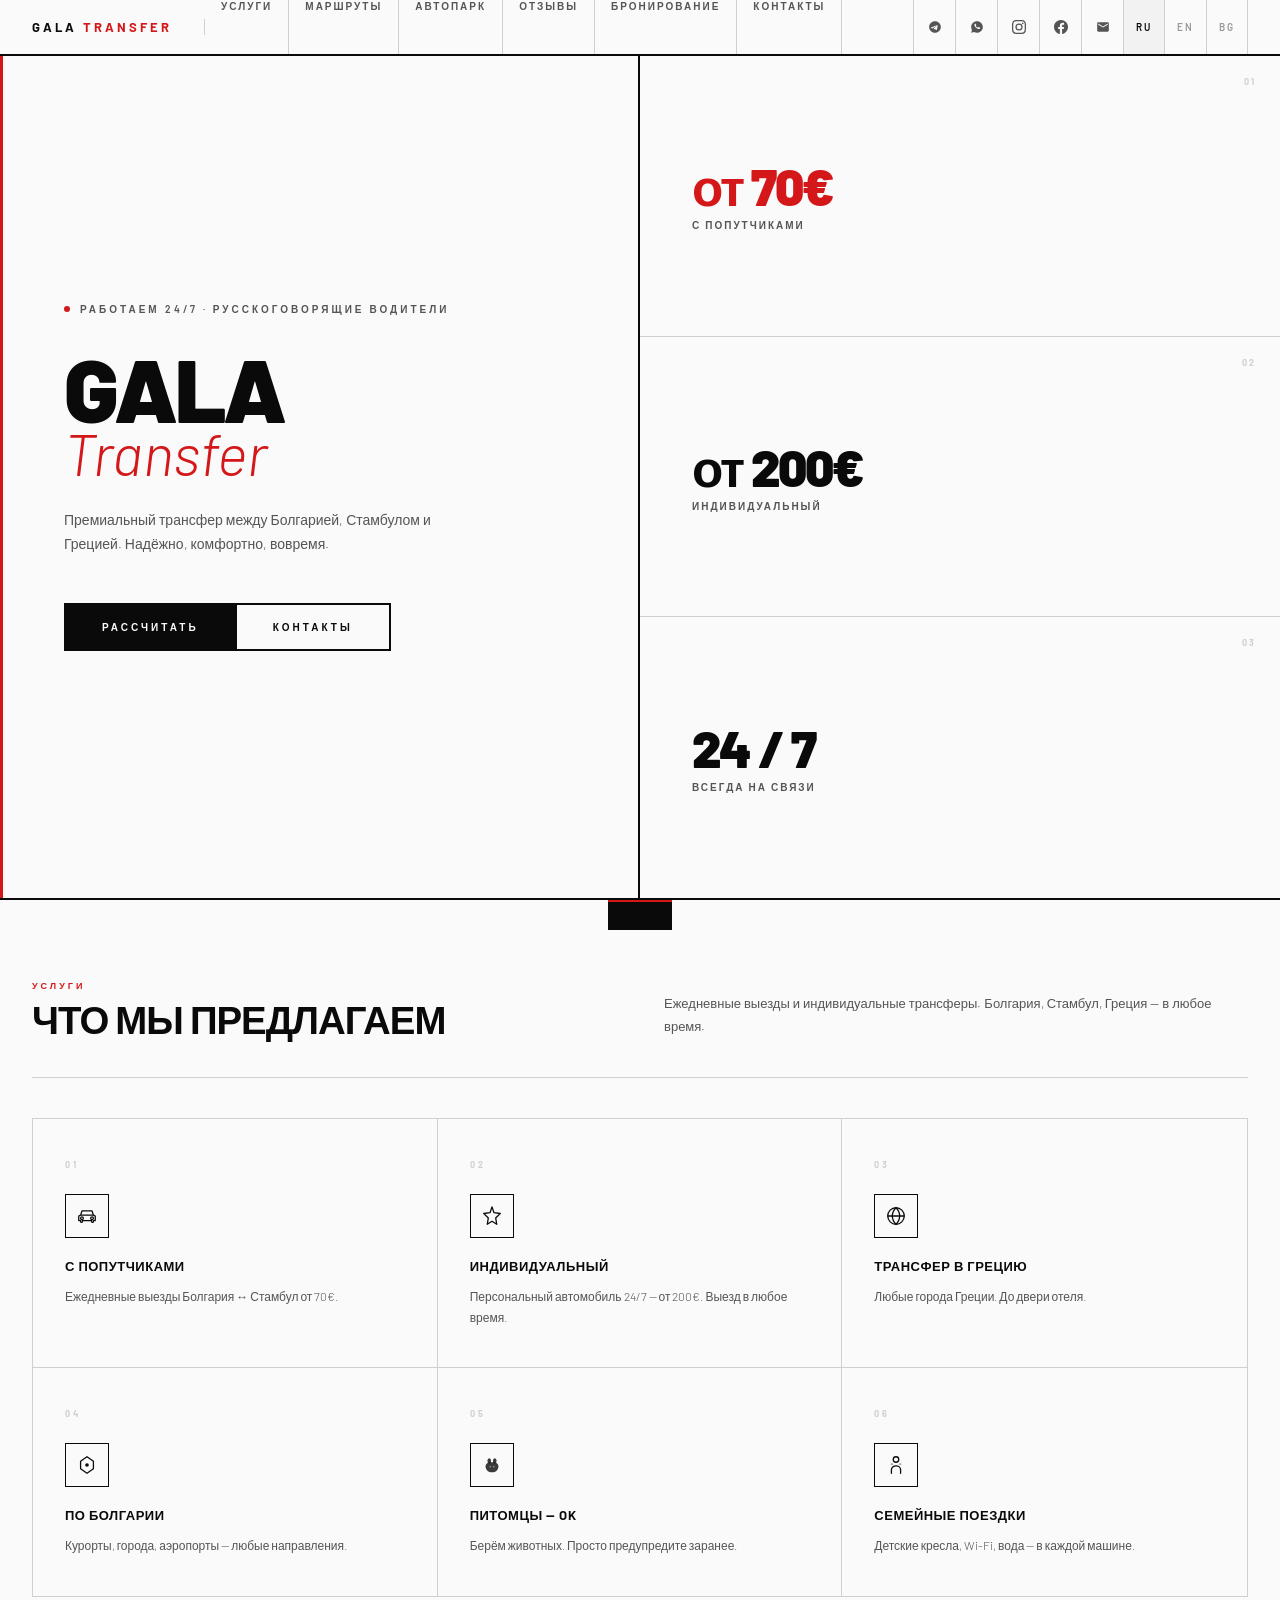
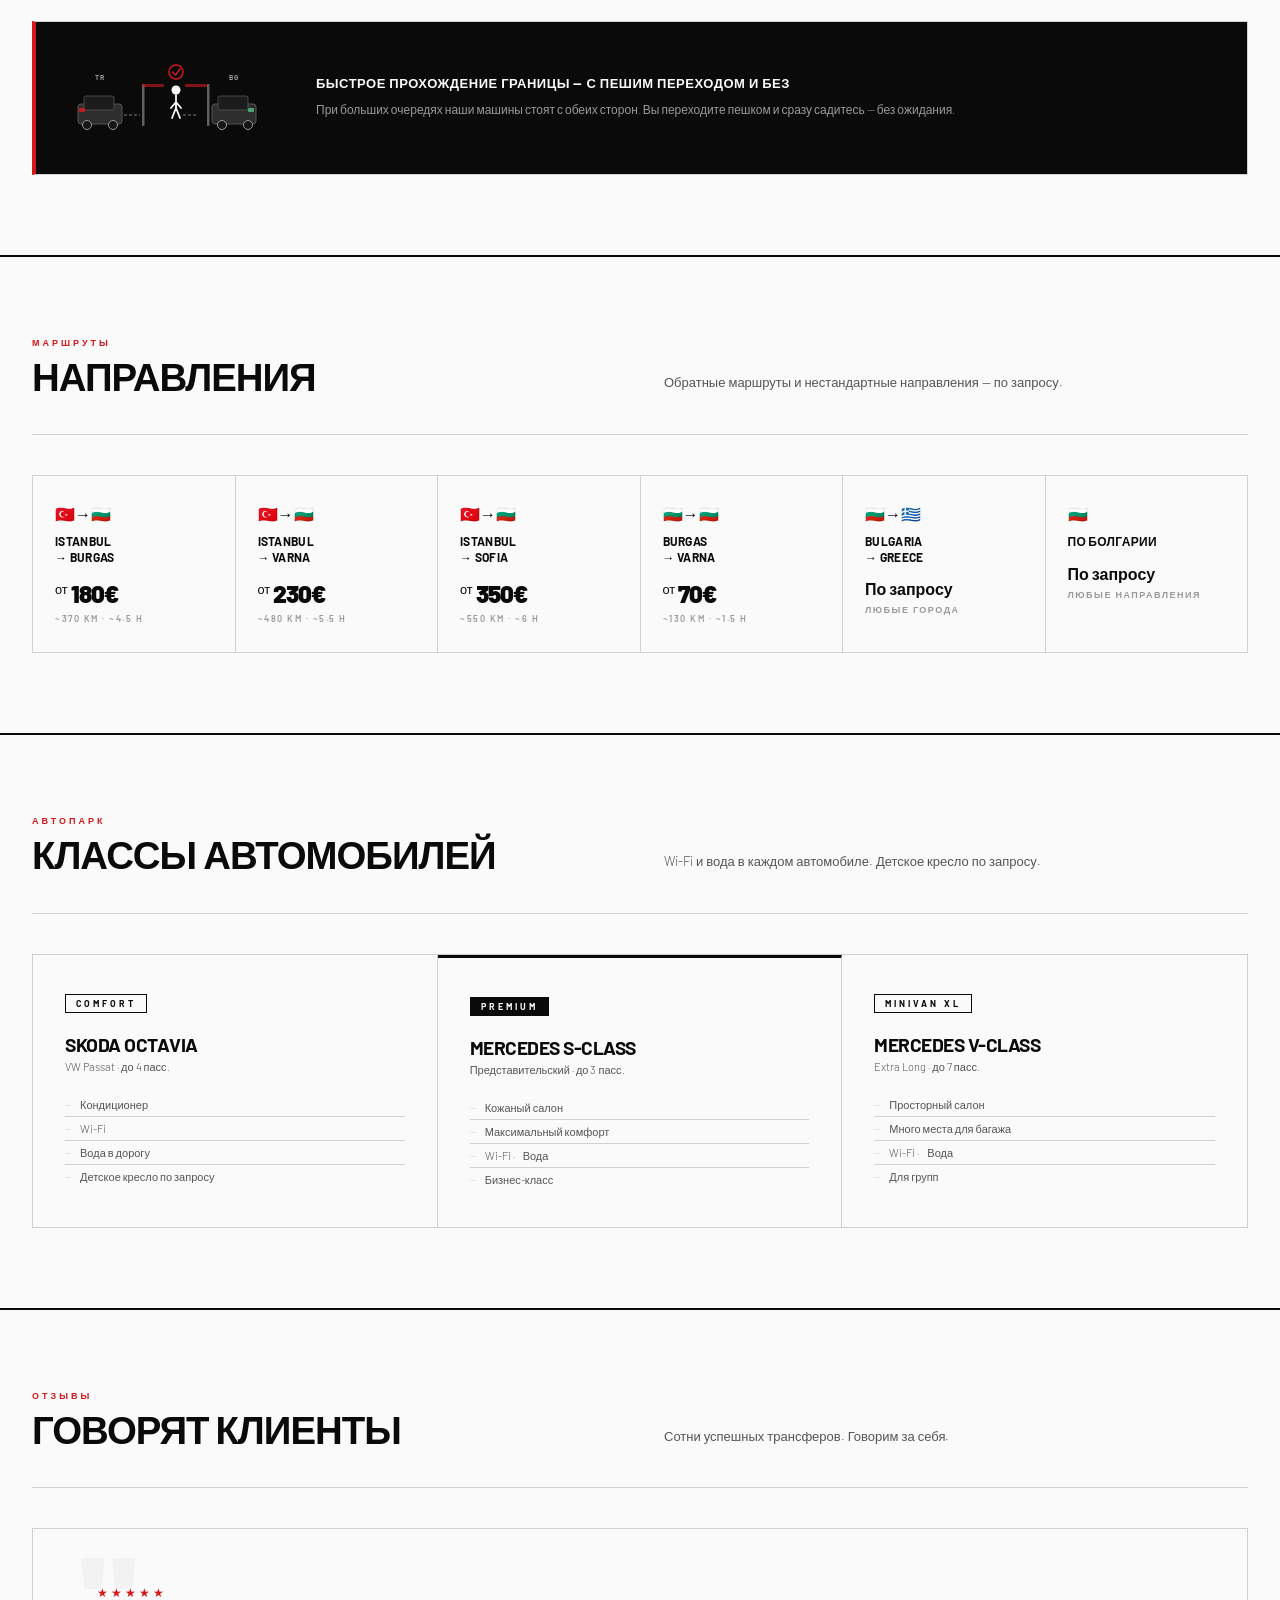
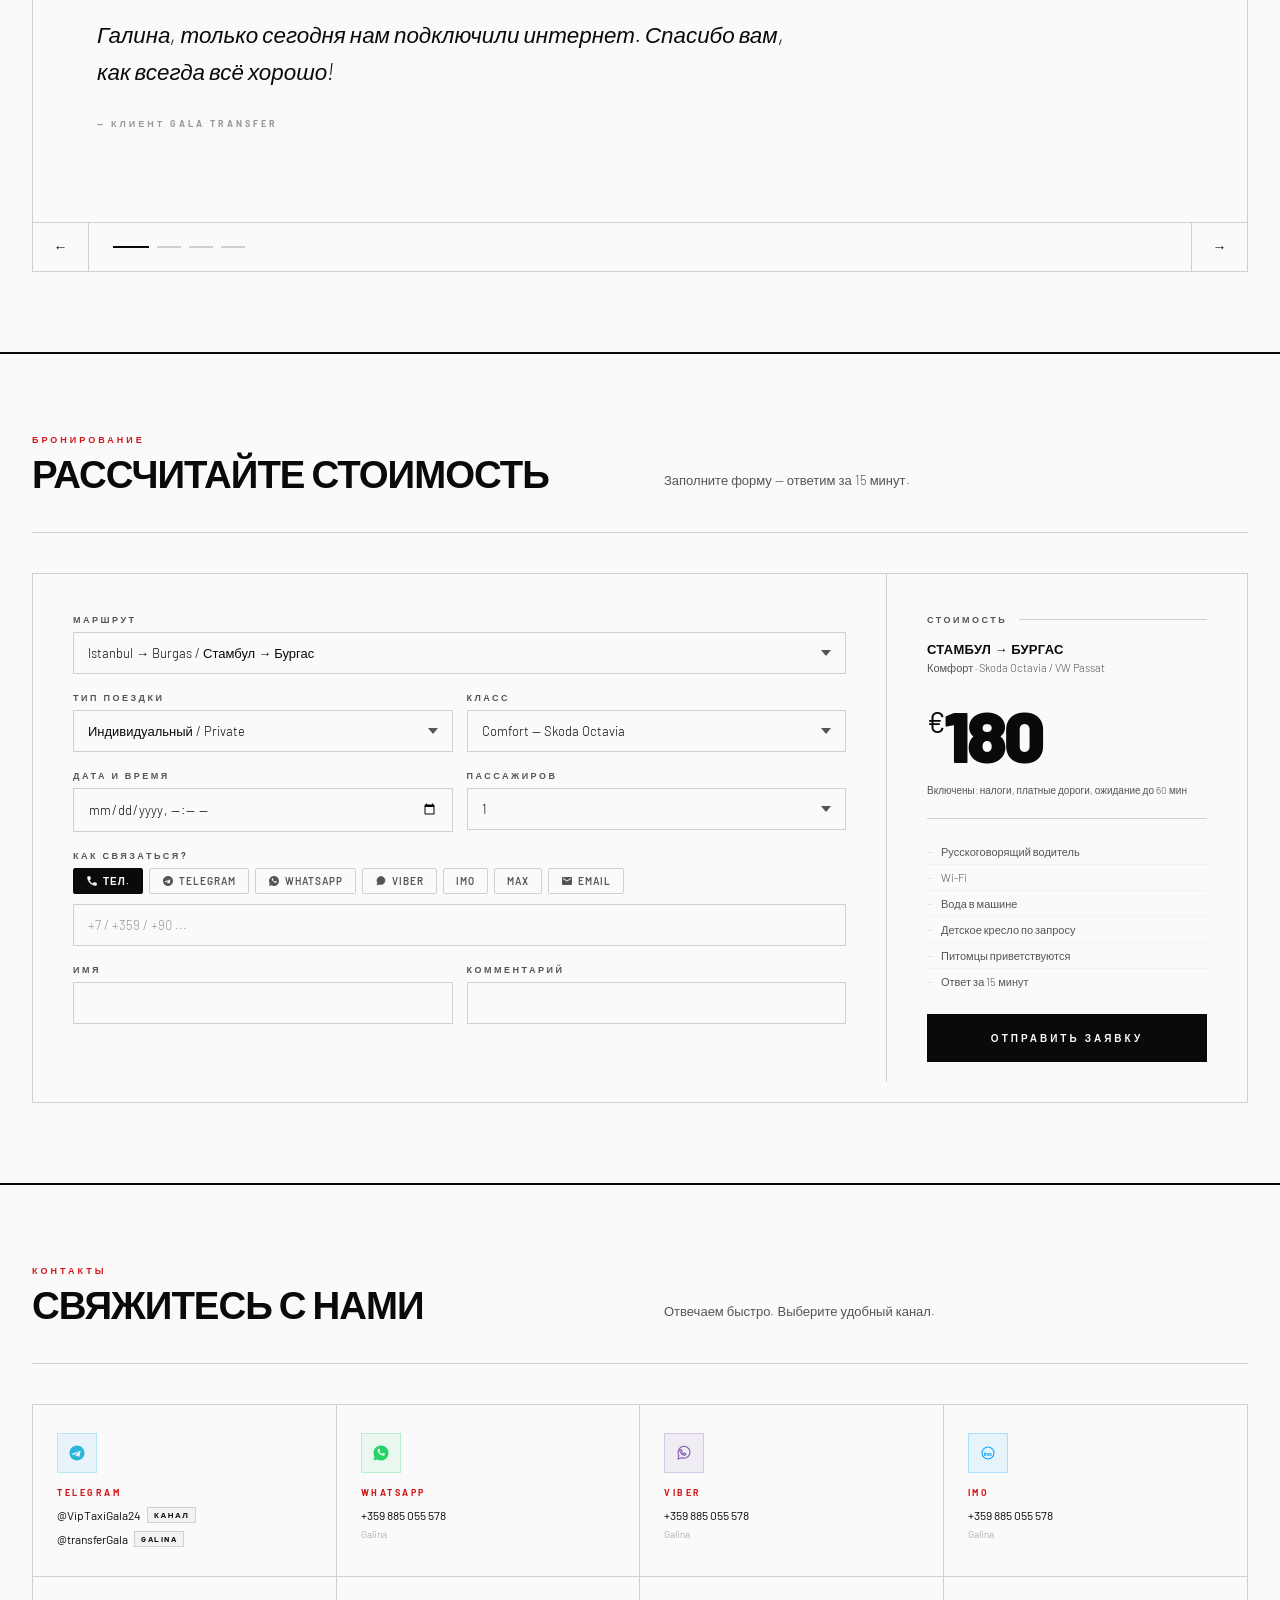
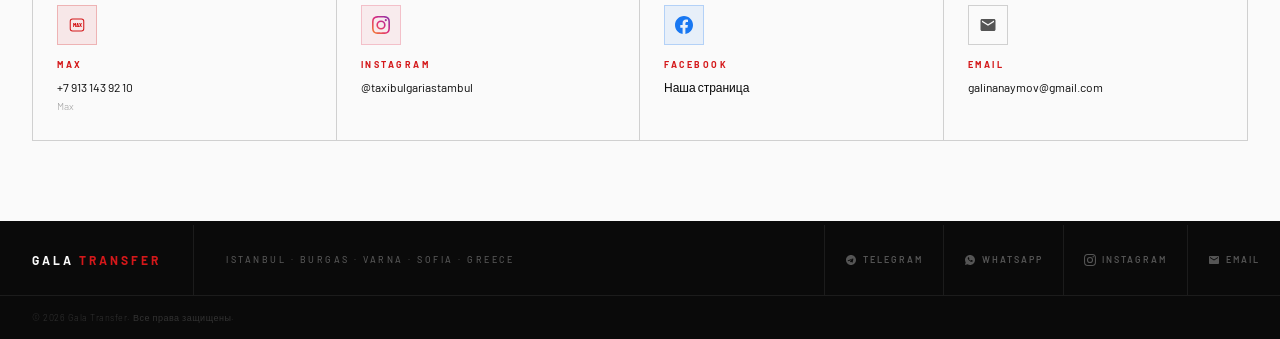
<file: index-red.html>
<!DOCTYPE html>
<html lang="ru">
<head>
<meta charset="UTF-8">
<meta name="viewport" content="width=device-width, initial-scale=1.0">
<title>Gala Transfer</title>
<link rel="preconnect" href="https://fonts.googleapis.com">
<link href="https://fonts.googleapis.com/css2?family=Barlow:ital,wght@0,300;0,400;0,500;0,700;0,900;1,400&display=swap" rel="stylesheet">
<style>
/* ═══════ RESET & VARIABLES ═══════ */
*{box-sizing:border-box;margin:0;padding:0}
html{scroll-behavior:smooth}
:root{
  --bk:#0A0A0A;
  --gr1:#1C1C1C;
  --gr2:#555;
  --gr3:#999;
  --gr4:#D0D0D0;
  --gr5:#F2F2F2;
  --wh:#FAFAFA;
  --red:#D4181A;
  --border:1px solid #D0D0D0;
}
body{font-family:'Barlow',Helvetica,sans-serif;background:var(--wh);color:var(--bk);overflow-x:hidden}

/* ═══════ HEADER ═══════ */
.hdr{
  position:fixed;top:0;left:0;right:0;z-index:100;
  background:var(--wh);border-bottom:2px solid var(--bk);
  height:56px;display:flex;align-items:center;
}
.hdr-inner{
  width:100%;max-width:1320px;margin:0 auto;
  display:flex;align-items:center;height:100%;
  padding:0 32px;gap:0;
}
.logo{
  font-size:13px;font-weight:700;letter-spacing:3px;text-transform:uppercase;
  color:var(--bk);text-decoration:none;flex-shrink:0;padding-right:32px;
  border-right:var(--border);
}
.logo span{color:var(--red)}
nav{flex:1;display:flex;height:100%}
nav a{
  display:flex;align-items:center;
  padding:0 16px;height:100%;
  font-size:10px;font-weight:600;letter-spacing:2px;text-transform:uppercase;
  color:var(--gr2);text-decoration:none;border-right:var(--border);
  transition:color .15s,background .15s;white-space:nowrap;
}
nav a:hover{color:var(--bk);background:var(--gr5)}
.hdr-right{display:flex;align-items:center;height:100%;gap:0;border-left:var(--border)}
.soc-strip{display:flex;height:100%}
.soc-ico{
  width:42px;height:100%;border-right:var(--border);
  display:flex;align-items:center;justify-content:center;
  text-decoration:none;transition:background .15s;
}
.soc-ico:hover{background:var(--gr5)}
.soc-ico svg{width:14px;height:14px;fill:var(--gr2);transition:fill .15s}
.soc-ico:hover svg{fill:var(--bk)}
.langs{display:flex;height:100%}
.lb{
  height:100%;padding:0 12px;border:none;border-right:var(--border);
  background:none;cursor:pointer;
  font-family:'Barlow',sans-serif;font-size:10px;font-weight:600;letter-spacing:2px;text-transform:uppercase;
  color:var(--gr3);transition:all .15s;
}
.lb.on{color:var(--bk);background:var(--gr5)}
.lb:hover{color:var(--bk)}
.burger{
  display:none;width:56px;height:100%;
  border:none;background:none;cursor:pointer;
  flex-direction:column;align-items:center;justify-content:center;gap:5px;
  flex-shrink:0;
}
.burger span{display:block;width:20px;height:2px;background:var(--bk);transition:all .25s}
.burger.on span:nth-child(1){transform:translateY(7px) rotate(45deg)}
.burger.on span:nth-child(2){opacity:0}
.burger.on span:nth-child(3){transform:translateY(-7px) rotate(-45deg)}

/* ═══════ MOBILE DRAWER ═══════ */
.drawer{
  display:none;
  position:fixed;top:56px;left:0;right:0;z-index:99;
  background:var(--wh);border-bottom:2px solid var(--bk);
  transform:translateY(-105%);transition:transform .3s ease;pointer-events:none;
}
.drawer.on{transform:translateY(0);pointer-events:auto}
.drawer-nav a{
  display:block;padding:14px 24px;
  font-size:11px;font-weight:600;letter-spacing:2px;text-transform:uppercase;
  color:var(--bk);text-decoration:none;border-bottom:var(--border);
  transition:background .15s;
}
.drawer-nav a:hover{background:var(--gr5)}
.drawer-bottom{display:flex;border-top:2px solid var(--bk)}
.drawer-langs{display:flex;flex:1}
.drawer-langs .lb{flex:1;border-right:var(--border);border-bottom:none;padding:14px;height:auto}
.drawer-soc{display:flex;border-left:var(--border)}
.drawer-soc .soc-ico{width:48px;height:48px;border-right:none;border-left:var(--border)}

/* ═══════ HERO ═══════ */
.hero{
  margin-top:56px;
  display:grid;grid-template-columns:1fr 1fr;
  min-height:calc(100vh - 56px);
  border-bottom:2px solid var(--bk);
}
.hero-l{
  display:flex;flex-direction:column;justify-content:center;
  padding:72px 64px;border-right:2px solid var(--bk);
  position:relative;
}
.hero-l::before{content:'';position:absolute;top:0;left:0;width:3px;height:100%;background:var(--red)}
.hero-eyebrow{
  font-size:10px;font-weight:600;letter-spacing:3px;text-transform:uppercase;
  color:var(--gr2);margin-bottom:32px;
  display:flex;align-items:center;gap:10px;
}
.hero-dot{width:6px;height:6px;border-radius:50%;background:var(--red);flex-shrink:0;animation:blink 2s infinite}
@keyframes blink{0%,100%{opacity:1}50%{opacity:.3}}
.hero h1{
  font-size:clamp(3.5rem,7vw,6.5rem);font-weight:900;letter-spacing:-3px;
  line-height:.9;text-transform:uppercase;margin-bottom:28px;
}
.hero h1 em{display:block;font-style:italic;font-weight:300;letter-spacing:0;font-size:.65em;text-transform:none;color:var(--red)}
.hero-sub{font-size:14px;font-weight:300;color:var(--gr2);line-height:1.7;max-width:400px;margin-bottom:48px}
.hero-btns{display:flex}
.btn{
  padding:16px 36px;font-family:'Barlow',sans-serif;
  font-size:10px;font-weight:700;letter-spacing:3px;text-transform:uppercase;
  cursor:pointer;transition:all .2s;text-decoration:none;display:inline-flex;align-items:center;border:2px solid var(--bk);
}
.btn-dark{background:var(--bk);color:var(--wh)}
.btn-dark:hover{background:var(--red);border-color:var(--red)}
.btn-light{background:transparent;color:var(--bk);margin-left:-2px}
.btn-light:hover{background:var(--gr5)}

.hero-r{display:grid;grid-template-rows:1fr 1fr 1fr}
.price-cell{
  padding:48px 52px;border-bottom:1px solid var(--gr4);
  display:flex;flex-direction:column;justify-content:center;
  position:relative;transition:background .2s;
}
.price-cell:last-child{border-bottom:none}
.price-cell:hover{background:var(--gr5)}
.price-idx{
  position:absolute;top:20px;right:24px;
  font-size:9px;font-weight:700;letter-spacing:2px;color:var(--gr4);text-transform:uppercase;
}
.price-num{
  font-size:clamp(2.2rem,4vw,3.5rem);font-weight:900;letter-spacing:-2px;
  color:var(--bk);line-height:1;margin-bottom:8px;
}
.price-cell:first-child .price-num{color:var(--red)}
.price-lbl{font-size:10px;font-weight:600;letter-spacing:2px;text-transform:uppercase;color:var(--gr2)}

/* ═══════ SECTIONS ═══════ */
.sec{padding:80px 0;border-bottom:2px solid var(--bk)}
.inner{max-width:1320px;margin:0 auto;padding:0 32px}
.sec-hd{
  display:grid;grid-template-columns:1fr 1fr;gap:48px;align-items:end;
  padding-bottom:40px;border-bottom:var(--border);margin-bottom:40px;
}
.sec-tag{font-size:9px;font-weight:700;letter-spacing:3px;text-transform:uppercase;color:var(--red);margin-bottom:10px}
.sec-title{font-size:clamp(1.8rem,3vw,2.8rem);font-weight:900;text-transform:uppercase;letter-spacing:-1px;line-height:.95}
.sec-intro{font-size:13px;font-weight:300;color:var(--gr2);line-height:1.75;align-self:end}

/* fade in */
.fi{opacity:0;transform:translateY(20px);transition:opacity .6s,transform .6s}
.fi.vis{opacity:1;transform:translateY(0)}

/* ═══════ SERVICES ═══════ */
.svc-grid{
  display:grid;grid-template-columns:repeat(3,1fr);
  border:1px solid var(--gr4);
}
.svc-card{
  padding:40px 32px;border-right:1px solid var(--gr4);border-bottom:1px solid var(--gr4);
  position:relative;transition:background .2s;overflow:hidden;
}
.svc-card:nth-child(3n){border-right:none}
.svc-card:nth-child(n+4){border-bottom:none}
.svc-card:hover{background:var(--gr5)}
.svc-card::before{content:'';position:absolute;top:0;left:0;right:0;height:2px;background:var(--red);transform:scaleX(0);transform-origin:left;transition:transform .3s}
.svc-card:hover::before{transform:scaleX(1)}
.svc-n{display:block;font-size:9px;font-weight:700;letter-spacing:3px;color:var(--gr4);margin-bottom:24px;text-transform:uppercase}
.svc-ico{width:44px;height:44px;border:1.5px solid var(--bk);display:flex;align-items:center;justify-content:center;margin-bottom:20px}
.svc-ico svg{width:22px;height:22px}
.svc-title{font-size:13px;font-weight:700;text-transform:uppercase;letter-spacing:.5px;margin-bottom:12px}
.svc-desc{font-size:12px;font-weight:300;color:var(--gr2);line-height:1.7}

/* border crossing */
.border-box{
  border:1px solid var(--gr4);border-left:4px solid var(--red);
  background:var(--bk);
  display:grid;grid-template-columns:auto 1fr;gap:40px;align-items:center;
  padding:36px 40px;margin-top:24px;
}
.border-box svg{flex-shrink:0}
.brd-title{font-size:13px;font-weight:700;text-transform:uppercase;letter-spacing:.5px;color:var(--wh);margin-bottom:8px}
.brd-desc{font-size:12px;font-weight:300;color:var(--gr3);line-height:1.7}
@media(max-width:640px){.border-box{grid-template-columns:1fr}.border-box svg{display:none}}

/* ═══════ ROUTES ═══════ */
.routes-grid{
  display:grid;grid-template-columns:repeat(6,1fr);
  border-top:1px solid var(--gr4);border-left:1px solid var(--gr4);
}
.route-card{
  padding:28px 22px;border-right:1px solid var(--gr4);border-bottom:1px solid var(--gr4);
  transition:background .2s;
}
.route-card:hover{background:var(--gr5)}
.route-flag{font-size:1rem;margin-bottom:10px}
.route-cities{font-size:12px;font-weight:700;text-transform:uppercase;letter-spacing:.3px;margin-bottom:14px;line-height:1.3}
.route-price{font-size:1.5rem;font-weight:900;letter-spacing:-1px;color:var(--bk);transition:color .2s}
.route-card:hover .route-price{color:var(--red)}
.route-price sup{font-size:.8rem;font-weight:400;letter-spacing:0}
.route-sub{font-size:9px;font-weight:600;letter-spacing:1.5px;text-transform:uppercase;color:var(--gr3);margin-top:5px}

/* ═══════ FLEET ═══════ */
.fleet-grid{
  display:grid;grid-template-columns:repeat(3,1fr);
  border:1px solid var(--gr4);
}
.fleet-card{padding:36px 32px;border-right:1px solid var(--gr4);transition:background .2s;position:relative}
.fleet-card:last-child{border-right:none}
.fleet-card:hover{background:var(--gr5)}
.fleet-card:nth-child(2){border-top:3px solid var(--bk)}
.fleet-badge{display:inline-block;border:1.5px solid var(--bk);font-size:9px;font-weight:700;letter-spacing:3px;text-transform:uppercase;padding:3px 10px;margin-bottom:20px}
.fleet-card:nth-child(2) .fleet-badge{background:var(--bk);color:var(--wh);border-color:var(--bk)}
.fleet-name{font-size:1.2rem;font-weight:700;text-transform:uppercase;letter-spacing:-.5px;margin-bottom:4px}
.fleet-model{font-size:11px;font-weight:300;color:var(--gr2);margin-bottom:20px}
.fleet-list{list-style:none}
.fleet-list li{font-size:11px;font-weight:300;color:var(--gr2);padding:5px 0;border-bottom:1px solid var(--gr4);display:flex;align-items:center;gap:8px}
.fleet-list li:last-child{border-bottom:none}
.fleet-list li::before{content:'—';color:var(--gr4);font-size:10px;flex-shrink:0}

/* ═══════ REVIEWS ═══════ */
.reviews-sec{background:var(--wh)}
.slider{overflow:hidden;border:1px solid var(--gr4)}
.slider-track{display:flex;transition:transform .45s cubic-bezier(.4,0,.2,1)}
.slide{min-width:100%}
.review-card{padding:56px 64px;position:relative}
.review-card::before{
  content:'"';font-size:8rem;font-weight:900;line-height:.7;
  color:var(--gr5);position:absolute;top:24px;left:48px;pointer-events:none;
}
.review-stars{color:var(--red);font-size:12px;letter-spacing:3px;margin-bottom:16px;position:relative;z-index:1}
.review-txt{
  font-size:clamp(1.1rem,2vw,1.4rem);font-weight:300;font-style:italic;
  color:var(--bk);line-height:1.65;margin-bottom:28px;
  position:relative;z-index:1;max-width:700px;
}
.review-auth{font-size:9px;font-weight:700;letter-spacing:3px;text-transform:uppercase;color:var(--gr3)}
.slider-bar{
  display:flex;border-top:var(--border);
}
.slide-btn{
  width:56px;height:48px;border:none;border-right:var(--border);
  background:none;cursor:pointer;font-size:14px;color:var(--bk);
  transition:background .15s;display:flex;align-items:center;justify-content:center;flex-shrink:0;
}
.slide-btn:hover{background:var(--bk);color:var(--wh)}
.slide-btn:last-child{border-right:none;border-left:var(--border);margin-left:auto}
.dots{display:flex;align-items:center;gap:8px;padding:0 24px;flex:1}
.dot{width:24px;height:2px;background:var(--gr4);border:none;cursor:pointer;transition:all .2s;padding:0}
.dot.on{background:var(--bk);width:36px}
@media(max-width:640px){.review-card{padding:36px 28px}.review-card::before{left:20px}}

/* ═══════ BOOKING ═══════ */
.booking-sec{background:var(--gr5)}
.booking-grid{display:grid;grid-template-columns:1fr 360px;gap:0;align-items:start;border:1px solid var(--gr4)}
.form-col{padding:40px;border-right:var(--border)}
.price-col{padding:40px;position:sticky;top:72px}
.fg{margin-bottom:18px}
.fg label{display:block;font-size:9px;font-weight:700;letter-spacing:2.5px;text-transform:uppercase;color:var(--gr2);margin-bottom:7px}
.fc{
  width:100%;padding:12px 14px;background:var(--wh);
  border:1.5px solid var(--gr4);border-radius:0;
  font-family:'Barlow',sans-serif;font-size:13px;font-weight:300;color:var(--bk);
  transition:border-color .2s;appearance:none;
}
.fc:focus{outline:none;border-color:var(--bk)}
.fc::placeholder{color:var(--gr3)}
select.fc{
  background-image:url("data:image/svg+xml,%3Csvg xmlns='http://www.w3.org/2000/svg' width='10' height='6'%3E%3Cpath d='M0 0l5 6 5-6z' fill='%23555'/%3E%3C/svg%3E");
  background-repeat:no-repeat;background-position:right 14px center;padding-right:36px;cursor:pointer;
}
.fr{display:grid;grid-template-columns:1fr 1fr;gap:14px}

/* messenger pills */
.msg-pills{display:flex;flex-wrap:wrap;gap:6px;margin-bottom:10px}
.mp{
  display:flex;align-items:center;gap:5px;
  padding:6px 12px;border:1.5px solid var(--gr4);background:var(--wh);
  font-family:'Barlow',sans-serif;font-size:10px;font-weight:600;letter-spacing:1px;text-transform:uppercase;
  color:var(--gr2);cursor:pointer;transition:all .15s;border-radius:2px;
}
.mp:hover{border-color:var(--bk);color:var(--bk)}
.mp.on{background:var(--bk);border-color:var(--bk);color:var(--wh)}
.mp.on svg{fill:var(--wh) !important;stroke:var(--wh) !important}
.mp svg{width:12px;height:12px;fill:var(--gr2);transition:all .15s;flex-shrink:0}

/* price panel */
.p-label{font-size:9px;font-weight:700;letter-spacing:2.5px;text-transform:uppercase;color:var(--gr2);margin-bottom:16px;display:flex;align-items:center;gap:12px}
.p-label::after{content:'';flex:1;height:1px;background:var(--gr4)}
.p-route{font-size:13px;font-weight:700;text-transform:uppercase;letter-spacing:.3px;margin-bottom:4px}
.p-class{font-size:11px;font-weight:300;color:var(--gr2);margin-bottom:24px}
.p-num{font-size:4.5rem;font-weight:900;letter-spacing:-3px;line-height:1;display:flex;align-items:flex-start;gap:2px;color:var(--bk)}
.p-cur{font-size:1.8rem;margin-top:10px;font-weight:400;letter-spacing:0}
.p-note{font-size:10px;font-weight:300;color:var(--gr2);margin-top:12px;line-height:1.65}
.p-div{height:1px;background:var(--gr4);margin:20px 0}
.p-list{list-style:none}
.p-list li{font-size:11px;font-weight:300;color:var(--gr2);padding:6px 0;border-bottom:1px solid var(--gr5);display:flex;align-items:center;gap:8px}
.p-list li:last-child{border-bottom:none}
.p-list li::before{content:'—';color:var(--gr4);font-size:9px;flex-shrink:0}
.btn-send{
  display:block;width:100%;padding:16px;margin-top:20px;
  background:var(--bk);color:var(--wh);border:2px solid var(--bk);
  font-family:'Barlow',sans-serif;font-size:10px;font-weight:700;letter-spacing:3px;text-transform:uppercase;
  cursor:pointer;transition:all .2s;
}
.btn-send:hover{background:var(--red);border-color:var(--red)}
.btn-send:disabled{opacity:.4;cursor:not-allowed}

/* ═══════ CONTACTS ═══════ */
.contacts-sec{background:var(--wh)}
.cnt-grid{
  display:grid;grid-template-columns:repeat(4,1fr);
  border:1px solid var(--gr4);
}
.cnt-card{padding:28px 24px;border-right:1px solid var(--gr4);border-bottom:1px solid var(--gr4);transition:background .2s}
.cnt-card:nth-child(4n){border-right:none}
.cnt-card:nth-last-child(-n+4){border-bottom:none}
.cnt-card:hover{background:var(--gr5)}
.cnt-ico-wrap{
  width:40px;height:40px;border:1.5px solid var(--gr4);
  display:flex;align-items:center;justify-content:center;margin-bottom:14px;
}
.cnt-ico-wrap svg{width:18px;height:18px}
.cnt-lbl{font-size:9px;font-weight:700;letter-spacing:2.5px;text-transform:uppercase;color:var(--red);margin-bottom:8px}
.cnt-val{font-size:12px;color:var(--bk);text-decoration:none;display:flex;align-items:center;gap:6px;line-height:1.5;flex-wrap:wrap;transition:color .15s}
.cnt-val:hover{color:var(--red)}
.cnt-badge{font-size:8px;font-weight:700;letter-spacing:1.5px;text-transform:uppercase;background:var(--gr5);border:1px solid var(--gr4);padding:1px 6px;flex-shrink:0}
.cnt-person{font-size:10px;font-weight:300;color:var(--gr3);margin-top:4px}

/* ═══════ FOOTER ═══════ */
footer{background:var(--bk);border-top:2px solid var(--bk)}
.footer-inner{
  max-width:1320px;margin:0 auto;
  display:flex;align-items:stretch;border-bottom:1px solid var(--gr1);
}
.f-logo{padding:28px 32px;font-size:12px;font-weight:700;letter-spacing:3px;text-transform:uppercase;color:var(--wh);border-right:1px solid var(--gr1);flex-shrink:0}
.f-logo span{color:var(--red)}
.f-cities{padding:28px 32px;font-size:9px;font-weight:500;letter-spacing:2.5px;text-transform:uppercase;color:#555;display:flex;align-items:center;flex:1}
.f-soc{display:flex;border-left:1px solid var(--gr1)}
.f-soc a{
  padding:0 20px;border-right:1px solid var(--gr1);
  font-size:9px;font-weight:600;letter-spacing:2px;text-transform:uppercase;
  color:#555;text-decoration:none;display:flex;align-items:center;gap:6px;
  transition:color .15s,background .15s;
}
.f-soc a:hover{color:var(--wh);background:var(--gr1)}
.f-soc a:last-child{border-right:none}
.f-soc svg{fill:currentColor;width:12px;height:12px;flex-shrink:0}
.f-note{max-width:1320px;margin:0 auto;padding:16px 32px;font-size:9px;font-weight:300;color:#333;letter-spacing:.5px}

/* ═══════ TOAST ═══════ */
.toast{
  position:fixed;bottom:0;left:50%;transform:translateX(-50%) translateY(100%);
  background:var(--bk);color:var(--wh);border-top:2px solid var(--red);
  padding:14px 32px;font-size:9px;font-weight:700;letter-spacing:3px;text-transform:uppercase;
  transition:transform .4s cubic-bezier(.34,1.56,.64,1);z-index:9999;white-space:nowrap;
}
.toast.on{transform:translateX(-50%) translateY(0)}

/* ═══════ FADE IN ═══════ */
@keyframes up{from{opacity:0;transform:translateY(24px)}to{opacity:1;transform:translateY(0)}}
.hero-l>*{animation:up .7s ease forwards;opacity:0}
.hero-eyebrow{animation-delay:.1s}
.hero h1{animation-delay:.22s}
.hero-sub{animation-delay:.34s}
.hero-btns{animation-delay:.46s}
.price-cell{animation:up .7s ease forwards;opacity:0}
.price-cell:nth-child(1){animation-delay:.3s}
.price-cell:nth-child(2){animation-delay:.42s}
.price-cell:nth-child(3){animation-delay:.54s}

/* ═══════ RESPONSIVE ═══════ */
@media(max-width:1100px){
  .cnt-grid{grid-template-columns:repeat(2,1fr)}
  .cnt-card:nth-child(2n){border-right:none}
  .cnt-card:nth-last-child(-n+2){border-bottom:none}
  .cnt-card:nth-last-child(-n+4){border-bottom:1px solid var(--gr4)}
  .routes-grid{grid-template-columns:repeat(3,1fr)}
}
@media(max-width:960px){
  .booking-grid{grid-template-columns:1fr}
  .form-col{border-right:none;border-bottom:var(--border)}
  .price-col{position:static}
  .svc-grid{grid-template-columns:1fr 1fr}
  .svc-card:nth-child(3n){border-right:1px solid var(--gr4)}
  .svc-card:nth-child(2n){border-right:none}
  .fleet-grid{grid-template-columns:1fr}
  .fleet-card{border-right:none;border-bottom:1px solid var(--gr4)}
  .fleet-card:last-child{border-bottom:none}
}
@media(max-width:860px){
  nav{display:none}
  .soc-strip{display:none}
  .burger{display:flex}
  .drawer{display:block}
  .hdr-inner{padding:0 0 0 20px}
  .logo{border-right:none;padding-right:0;flex:1}
  .langs{border-left:none}
  .lb{border-right:none}
  .hero{grid-template-columns:1fr;min-height:auto}
  .hero-l{padding:60px 24px 48px;border-right:none;border-bottom:2px solid var(--bk)}
  .hero-r{grid-template-rows:auto;grid-template-columns:repeat(3,1fr)}
  .price-cell{border-right:1px solid var(--gr4);border-bottom:none;padding:32px 20px}
  .price-cell:last-child{border-right:none}
  .sec-hd{grid-template-columns:1fr}
  .inner{padding:0 20px}
  .routes-grid{grid-template-columns:repeat(2,1fr)}
  .svc-grid{grid-template-columns:1fr}
  .svc-card:nth-child(2n){border-right:1px solid var(--gr4)}
  .svc-card{border-right:1px solid var(--gr4)}
  .f-soc{display:none}
  .footer-inner{flex-direction:column}
  .f-logo{border-right:none}
  .f-cities{padding:16px 32px}
  .cnt-grid{grid-template-columns:1fr 1fr}
  .f-note{padding:16px 20px}
}
@media(max-width:520px){
  .hero-r{grid-template-columns:1fr}
  .price-cell{border-right:none;border-bottom:1px solid var(--gr4)}
  .price-cell:last-child{border-bottom:none}
  .cnt-grid{grid-template-columns:1fr}
  .cnt-card{border-right:none}
  .routes-grid{grid-template-columns:repeat(2,1fr)}
  .fr{grid-template-columns:1fr}
  .msg-pills .mp{font-size:9px;padding:5px 10px}
}

/* lang */
.en,.bg{display:none}
</style>
</head>
<body>

<!-- HEADER -->
<header class="hdr">
  <div class="hdr-inner">
    <a href="#" class="logo">Gala <span>Transfer</span></a>
    <nav>
      <a href="#services" class="ru">Услуги</a><a href="#services" class="en">Services</a><a href="#services" class="bg">Услуги</a>
      <a href="#routes"   class="ru">Маршруты</a><a href="#routes" class="en">Routes</a><a href="#routes" class="bg">Маршрути</a>
      <a href="#fleet"    class="ru">Автопарк</a><a href="#fleet" class="en">Fleet</a><a href="#fleet" class="bg">Автопарк</a>
      <a href="#reviews"  class="ru">Отзывы</a><a href="#reviews" class="en">Reviews</a><a href="#reviews" class="bg">Отзиви</a>
      <a href="#booking"  class="ru">Бронирование</a><a href="#booking" class="en">Book</a><a href="#booking" class="bg">Резервация</a>
      <a href="#contacts" class="ru">Контакты</a><a href="#contacts" class="en">Contacts</a><a href="#contacts" class="bg">Контакти</a>
    </nav>
    <div class="hdr-right">
      <div class="soc-strip">
        <a href="https://t.me/VipTaxiGala24" target="_blank" class="soc-ico" title="Telegram"><svg viewBox="0 0 24 24"><path d="M12 2C6.48 2 2 6.48 2 12s4.48 10 10 10 10-4.48 10-10S17.52 2 12 2zm4.93 6.77-1.68 7.92c-.12.56-.45.7-.91.43l-2.52-1.85-1.22 1.17c-.13.14-.25.25-.51.25l.18-2.56 4.65-4.2c.2-.18-.04-.28-.31-.1L7.67 14.5l-2.47-.77c-.54-.17-.55-.54.11-.8l9.64-3.72c.45-.16.84.11.68.56z"/></svg></a>
        <a href="https://wa.me/359885055578" target="_blank" class="soc-ico" title="WhatsApp"><svg viewBox="0 0 24 24"><path d="M17.47 14.38c-.21.59-1.23 1.12-1.69 1.18-.43.06-.98.08-1.58-.1a14.6 14.6 0 0 1-1.42-.51c-2.5-1.08-4.13-3.6-4.26-3.77-.12-.17-.99-1.32-.99-2.52 0-1.2.63-1.79.85-2.03.22-.24.48-.3.64-.3l.46.01c.15 0 .35-.06.54.41l.7 1.73c.06.14.1.3.02.48l-.24.44-.36.44c-.12.12-.24.25-.1.49.14.24.62.96 1.33 1.55.91.77 1.68 1.01 1.92 1.12.24.11.38.09.52-.05.14-.14.6-.7.76-.94.16-.24.32-.2.54-.12l1.7.8c.2.1.33.14.38.22.05.27-.06.88-.27 1.47zM12 2C6.48 2 2 6.48 2 12c0 1.85.5 3.58 1.38 5.07L2 22l5.07-1.33A9.97 9.97 0 0 0 12 22c5.52 0 10-4.48 10-10S17.52 2 12 2z"/></svg></a>
        <a href="https://www.instagram.com/taxibulgariastambul" target="_blank" class="soc-ico" title="Instagram"><svg viewBox="0 0 24 24"><path d="M12 2.163c3.2 0 3.58.012 4.85.07 3.25.148 4.77 1.69 4.92 4.919.057 1.265.069 1.645.069 4.849 0 3.205-.012 3.584-.069 4.849-.15 3.225-1.664 4.771-4.919 4.919-1.266.058-1.644.07-4.85.07-3.204 0-3.584-.012-4.849-.07-3.26-.149-4.771-1.699-4.919-4.92-.058-1.265-.07-1.644-.07-4.849 0-3.204.013-3.583.07-4.849.149-3.227 1.664-4.771 4.919-4.919 1.266-.057 1.645-.069 4.849-.069zm0-2.163c-3.259 0-3.667.014-4.947.072-4.358.2-6.78 2.618-6.98 6.98-.059 1.281-.073 1.689-.073 4.948 0 3.259.014 3.668.072 4.948.2 4.358 2.618 6.78 6.98 6.98 1.281.058 1.689.072 4.948.072 3.259 0 3.668-.014 4.948-.072 4.354-.2 6.782-2.618 6.979-6.98.059-1.28.073-1.689.073-4.948 0-3.259-.014-3.667-.072-4.947-.196-4.354-2.617-6.78-6.979-6.98-1.281-.059-1.69-.073-4.949-.073zm0 5.838a6.162 6.162 0 1 0 0 12.324 6.162 6.162 0 0 0 0-12.324zM12 16a4 4 0 1 1 0-8 4 4 0 0 1 0 8zm6.406-11.845a1.44 1.44 0 1 0 0 2.881 1.44 1.44 0 0 0 0-2.881z"/></svg></a>
        <a href="https://www.facebook.com/share/1E1BdqshFE/" target="_blank" class="soc-ico" title="Facebook"><svg viewBox="0 0 24 24"><path d="M24 12.073C24 5.405 18.627 0 12 0S0 5.405 0 12.073C0 18.1 4.388 23.094 10.125 24v-8.437H7.078v-3.49h3.047V9.43c0-3.007 1.792-4.669 4.533-4.669 1.312 0 2.686.235 2.686.235v2.953H15.83c-1.491 0-1.956.925-1.956 1.874v2.25h3.328l-.532 3.49h-2.796V24C19.612 23.094 24 18.1 24 12.073z"/></svg></a>
        <a href="mailto:galinanaymov@gmail.com" class="soc-ico" title="Email"><svg viewBox="0 0 24 24"><path d="M20 4H4c-1.1 0-2 .9-2 2v12c0 1.1.9 2 2 2h16c1.1 0 2-.9 2-2V6c0-1.1-.9-2-2-2zm0 4-8 5-8-5V6l8 5 8-5v2z"/></svg></a>
      </div>
      <div class="langs">
        <button class="lb on" id="lb-ru" onclick="setL('ru')">RU</button>
        <button class="lb"    id="lb-en" onclick="setL('en')">EN</button>
        <button class="lb"    id="lb-bg" onclick="setL('bg')">BG</button>
      </div>
      <button class="burger" id="burger" onclick="toggleDrawer()"><span></span><span></span><span></span></button>
    </div>
  </div>
</header>

<!-- MOBILE DRAWER -->
<div class="drawer" id="drawer">
  <nav class="drawer-nav">
    <a href="#services" onclick="closeDrawer()" class="ru">Услуги</a><a href="#services" onclick="closeDrawer()" class="en">Services</a><a href="#services" onclick="closeDrawer()" class="bg">Услуги</a>
    <a href="#routes"   onclick="closeDrawer()" class="ru">Маршруты</a><a href="#routes" onclick="closeDrawer()" class="en">Routes</a><a href="#routes" onclick="closeDrawer()" class="bg">Маршрути</a>
    <a href="#fleet"    onclick="closeDrawer()" class="ru">Автопарк</a><a href="#fleet" onclick="closeDrawer()" class="en">Fleet</a><a href="#fleet" onclick="closeDrawer()" class="bg">Автопарк</a>
    <a href="#reviews"  onclick="closeDrawer()" class="ru">Отзывы</a><a href="#reviews" onclick="closeDrawer()" class="en">Reviews</a><a href="#reviews" onclick="closeDrawer()" class="bg">Отзиви</a>
    <a href="#booking"  onclick="closeDrawer()" class="ru">Бронирование</a><a href="#booking" onclick="closeDrawer()" class="en">Book</a><a href="#booking" onclick="closeDrawer()" class="bg">Резервация</a>
    <a href="#contacts" onclick="closeDrawer()" class="ru">Контакты</a><a href="#contacts" onclick="closeDrawer()" class="en">Contacts</a><a href="#contacts" onclick="closeDrawer()" class="bg">Контакти</a>
  </nav>
  <div class="drawer-bottom">
    <div class="drawer-langs">
      <button class="lb on" id="dlb-ru" onclick="setL('ru')">RU</button>
      <button class="lb"    id="dlb-en" onclick="setL('en')">EN</button>
      <button class="lb"    id="dlb-bg" onclick="setL('bg')">BG</button>
    </div>
    <div class="drawer-soc">
      <a href="https://t.me/VipTaxiGala24" target="_blank" class="soc-ico"><svg viewBox="0 0 24 24" width="16" height="16" fill="#555"><path d="M12 2C6.48 2 2 6.48 2 12s4.48 10 10 10 10-4.48 10-10S17.52 2 12 2zm4.93 6.77-1.68 7.92c-.12.56-.45.7-.91.43l-2.52-1.85-1.22 1.17c-.13.14-.25.25-.51.25l.18-2.56 4.65-4.2c.2-.18-.04-.28-.31-.1L7.67 14.5l-2.47-.77c-.54-.17-.55-.54.11-.8l9.64-3.72c.45-.16.84.11.68.56z"/></svg></a>
      <a href="https://wa.me/359885055578" target="_blank" class="soc-ico"><svg viewBox="0 0 24 24" width="16" height="16" fill="#555"><path d="M17.47 14.38c-.21.59-1.23 1.12-1.69 1.18-.43.06-.98.08-1.58-.1a14.6 14.6 0 0 1-1.42-.51c-2.5-1.08-4.13-3.6-4.26-3.77-.12-.17-.99-1.32-.99-2.52 0-1.2.63-1.79.85-2.03.22-.24.48-.3.64-.3l.46.01c.15 0 .35-.06.54.41l.7 1.73c.06.14.1.3.02.48l-.24.44-.36.44c-.12.12-.24.25-.1.49.14.24.62.96 1.33 1.55.91.77 1.68 1.01 1.92 1.12.24.11.38.09.52-.05.14-.14.6-.7.76-.94.16-.24.32-.2.54-.12l1.7.8c.2.1.33.14.38.22.05.27-.06.88-.27 1.47zM12 2C6.48 2 2 6.48 2 12c0 1.85.5 3.58 1.38 5.07L2 22l5.07-1.33A9.97 9.97 0 0 0 12 22c5.52 0 10-4.48 10-10S17.52 2 12 2z"/></svg></a>
      <a href="https://www.instagram.com/taxibulgariastambul" target="_blank" class="soc-ico"><svg viewBox="0 0 24 24" width="16" height="16" fill="#555"><path d="M12 2.163c3.2 0 3.58.012 4.85.07 3.25.148 4.77 1.69 4.92 4.919.057 1.265.069 1.645.069 4.849 0 3.205-.012 3.584-.069 4.849-.15 3.225-1.664 4.771-4.919 4.919-1.266.058-1.644.07-4.85.07-3.204 0-3.584-.012-4.849-.07-3.26-.149-4.771-1.699-4.919-4.92-.058-1.265-.07-1.644-.07-4.849 0-3.204.013-3.583.07-4.849.149-3.227 1.664-4.771 4.919-4.919 1.266-.057 1.645-.069 4.849-.069zm0-2.163c-3.259 0-3.667.014-4.947.072-4.358.2-6.78 2.618-6.98 6.98-.059 1.281-.073 1.689-.073 4.948 0 3.259.014 3.668.072 4.948.2 4.358 2.618 6.78 6.98 6.98 1.281.058 1.689.072 4.948.072 3.259 0 3.668-.014 4.948-.072 4.354-.2 6.782-2.618 6.979-6.98.059-1.28.073-1.689.073-4.948 0-3.259-.014-3.667-.072-4.947-.196-4.354-2.617-6.78-6.979-6.98-1.281-.059-1.69-.073-4.949-.073zm0 5.838a6.162 6.162 0 1 0 0 12.324 6.162 6.162 0 0 0 0-12.324zM12 16a4 4 0 1 1 0-8 4 4 0 0 1 0 8zm6.406-11.845a1.44 1.44 0 1 0 0 2.881 1.44 1.44 0 0 0 0-2.881z"/></svg></a>
    </div>
  </div>
</div>

<!-- HERO -->
<section class="hero">
  <div class="hero-l">
    <div class="hero-eyebrow"><div class="hero-dot"></div><span class="ru">Работаем 24/7 · Русскоговорящие водители</span><span class="en">Operating 24/7 · Russian-speaking drivers</span><span class="bg">Работим 24/7 · Руско говорящи шофьори</span></div>
    <h1>Gala<em>Transfer</em></h1>
    <p class="hero-sub"><span class="ru">Премиальный трансфер между Болгарией, Стамбулом и Грецией. Надёжно, комфортно, вовремя.</span><span class="en">Premium transfer between Bulgaria, Istanbul and Greece. Reliable, comfortable, on time.</span><span class="bg">Премиум трансфер между България, Истанбул и Гърция. Надеждно, комфортно, навреме.</span></p>
    <div class="hero-btns">
      <a href="#booking" class="btn btn-dark"><span class="ru">Рассчитать</span><span class="en">Get a price</span><span class="bg">Изчисли</span></a>
      <a href="#contacts" class="btn btn-light"><span class="ru">Контакты</span><span class="en">Contact</span><span class="bg">Контакти</span></a>
    </div>
  </div>
  <div class="hero-r">
    <div class="price-cell" data-idx="01"><div class="price-idx">01</div><div class="price-num">от 70€</div><div class="price-lbl"><span class="ru">С попутчиками</span><span class="en">Shared ride</span><span class="bg">Споделено</span></div></div>
    <div class="price-cell" data-idx="02"><div class="price-idx">02</div><div class="price-num">от 200€</div><div class="price-lbl"><span class="ru">Индивидуальный</span><span class="en">Private transfer</span><span class="bg">Индивидуален</span></div></div>
    <div class="price-cell" data-idx="03"><div class="price-idx">03</div><div class="price-num">24 / 7</div><div class="price-lbl"><span class="ru">Всегда на связи</span><span class="en">Always available</span><span class="bg">Винаги на линия</span></div></div>
  </div>
</section>

<!-- SERVICES -->
<section class="sec" id="services">
  <div class="inner">
    <div class="sec-hd fi">
      <div><div class="sec-tag"><span class="ru">Услуги</span><span class="en">Services</span><span class="bg">Услуги</span></div><div class="sec-title"><span class="ru">Что мы предлагаем</span><span class="en">What we offer</span><span class="bg">Какво предлагаме</span></div></div>
      <div class="sec-intro"><span class="ru">Ежедневные выезды и индивидуальные трансферы. Болгария, Стамбул, Греция — в любое время.</span><span class="en">Daily shared rides and private transfers. Bulgaria, Istanbul, Greece — any time.</span><span class="bg">Ежедневни и индивидуални трансфери по всяко време.</span></div>
    </div>
    <div class="svc-grid fi">
      <div class="svc-card"><span class="svc-n">01</span><div class="svc-ico"><svg viewBox="0 0 24 24" fill="none"><path d="M5 11L6.5 6.5H17.5L19 11M17.5 16a1.5 1.5 0 110-3 1.5 1.5 0 010 3zM6.5 16a1.5 1.5 0 110-3 1.5 1.5 0 010 3zM19 11H5L3 12v5h2v1a1 1 0 002 0v-1h10v1a1 1 0 002 0v-1h2v-5l-2-1z" stroke="#0A0A0A" stroke-width="1.4" stroke-linejoin="round"/></svg></div><div class="svc-title"><span class="ru">С попутчиками</span><span class="en">Shared transfer</span><span class="bg">Споделено</span></div><div class="svc-desc"><span class="ru">Ежедневные выезды Болгария ↔ Стамбул от 70€.</span><span class="en">Daily departures Bulgaria ↔ Istanbul from €70.</span><span class="bg">Ежедневни тръгвания от 70€.</span></div></div>
      <div class="svc-card"><span class="svc-n">02</span><div class="svc-ico"><svg viewBox="0 0 24 24" fill="none"><path d="M12 2l2.09 6.26L21 9.27l-5 4.87 1.18 6.88L12 17.77l-5.18 3.25L8 14.14 3 9.27l6.91-1.01L12 2z" stroke="#0A0A0A" stroke-width="1.4" stroke-linejoin="round"/></svg></div><div class="svc-title"><span class="ru">Индивидуальный</span><span class="en">Private transfer</span><span class="bg">Индивидуален</span></div><div class="svc-desc"><span class="ru">Персональный автомобиль 24/7 — от 200€. Выезд в любое время.</span><span class="en">Personal vehicle 24/7 from €200. Depart any time.</span><span class="bg">Личен автомобил 24/7 от 200€.</span></div></div>
      <div class="svc-card"><span class="svc-n">03</span><div class="svc-ico"><svg viewBox="0 0 24 24" fill="none"><circle cx="12" cy="12" r="9" stroke="#0A0A0A" stroke-width="1.4"/><path d="M12 3c0 0-4 4-4 9s4 9 4 9M12 3c0 0 4 4 4 9s-4 9-4 9M3 12h18" stroke="#0A0A0A" stroke-width="1.4" stroke-linecap="round"/></svg></div><div class="svc-title"><span class="ru">Трансфер в Грецию</span><span class="en">Greece transfers</span><span class="bg">До Гърция</span></div><div class="svc-desc"><span class="ru">Любые города Греции. До двери отеля.</span><span class="en">Any city in Greece. Door to door.</span><span class="bg">Всеки град в Гърция.</span></div></div>
      <div class="svc-card"><span class="svc-n">04</span><div class="svc-ico"><svg viewBox="0 0 24 24" fill="none"><path d="M12 3L19 8V16L12 21L5 16V8L12 3Z" stroke="#0A0A0A" stroke-width="1.4" stroke-linejoin="round"/><circle cx="12" cy="12" r="2" fill="#0A0A0A"/></svg></div><div class="svc-title"><span class="ru">По Болгарии</span><span class="en">Within Bulgaria</span><span class="bg">Из България</span></div><div class="svc-desc"><span class="ru">Курорты, города, аэропорты — любые направления.</span><span class="en">Resorts, cities, airports — any direction.</span><span class="bg">Курорти, градове, летища.</span></div></div>
      <div class="svc-card"><span class="svc-n">05</span><div class="svc-ico"><svg viewBox="0 0 24 24" fill="none"><ellipse cx="9" cy="7.5" rx="2" ry="2.8" fill="#0A0A0A" opacity=".8"/><ellipse cx="15" cy="7.5" rx="2" ry="2.8" fill="#0A0A0A" opacity=".8"/><path d="M5 13.5C5 10.5 7.5 9 12 9s7 1.5 7 4.5C19 17 16 20 12 20S5 17 5 13.5z" fill="#0A0A0A" opacity=".8"/><circle cx="10" cy="14" r=".8" fill="rgba(255,255,255,.6)"/><circle cx="14" cy="14" r=".8" fill="rgba(255,255,255,.6)"/></svg></div><div class="svc-title"><span class="ru">Питомцы — OK</span><span class="en">Pets welcome</span><span class="bg">Домашни любимци</span></div><div class="svc-desc"><span class="ru">Берём животных. Просто предупредите заранее.</span><span class="en">We welcome pets — let us know in advance.</span><span class="bg">Приемаме домашни любимци.</span></div></div>
      <div class="svc-card"><span class="svc-n">06</span><div class="svc-ico"><svg viewBox="0 0 24 24" fill="none"><circle cx="12" cy="6" r="3" stroke="#0A0A0A" stroke-width="1.4"/><path d="M7 21v-4c0-2.2 2.2-4 5-4s5 1.8 5 4v4" stroke="#0A0A0A" stroke-width="1.4" stroke-linecap="round"/><rect x="6" y="10" width="3" height="2" rx="1" fill="#0A0A0A" opacity=".35"/><rect x="15" y="10" width="3" height="2" rx="1" fill="#0A0A0A" opacity=".35"/></svg></div><div class="svc-title"><span class="ru">Семейные поездки</span><span class="en">Family trips</span><span class="bg">Семейни пътувания</span></div><div class="svc-desc"><span class="ru">Детские кресла, Wi-Fi, вода — в каждой машине.</span><span class="en">Child seats, Wi-Fi, water in every car.</span><span class="bg">Детски столчета, Wi-Fi, вода.</span></div></div>
    </div>
    <div class="border-box fi">
      <svg viewBox="0 0 200 80" width="200" height="80" style="flex-shrink:0">
        <rect x="2" y="46" width="44" height="20" rx="3" fill="#2E2E2E" stroke="#555" stroke-width="1"/>
        <rect x="8" y="38" width="30" height="14" rx="2" fill="#1C1C1C" stroke="#555" stroke-width=".8"/>
        <circle cx="11" cy="67" r="4.5" fill="#141414" stroke="#999" stroke-width="1"/>
        <circle cx="37" cy="67" r="4.5" fill="#141414" stroke="#999" stroke-width="1"/>
        <rect x="3" y="50" width="6" height="4" rx="1" fill="#D4181A" opacity=".9"/>
        <path d="M48 57 L64 57" stroke="#555" stroke-width="1.5" stroke-dasharray="3,2"/>
        <rect x="66" y="26" width="2.5" height="42" rx="1" fill="#999" opacity=".6"/>
        <rect x="66" y="26" width="22" height="3" rx="1" fill="#D4181A" opacity=".6"/>
        <circle cx="100" cy="32" r="4.5" fill="#FAFAFA"/>
        <path d="M100 37 L100 50 M100 44 L95 50 M100 44 L105 50" stroke="#FAFAFA" stroke-width="1.8" stroke-linecap="round"/>
        <path d="M100 50 L96 60 M100 50 L104 60" stroke="#FAFAFA" stroke-width="1.8" stroke-linecap="round"/>
        <path d="M107 57 L122 57" stroke="#555" stroke-width="1.5" stroke-dasharray="3,2"/>
        <rect x="131" y="26" width="2.5" height="42" rx="1" fill="#999" opacity=".6"/>
        <rect x="109" y="26" width="22" height="3" rx="1" fill="#D4181A" opacity=".6"/>
        <rect x="136" y="46" width="44" height="20" rx="3" fill="#2E2E2E" stroke="#555" stroke-width="1"/>
        <rect x="142" y="38" width="30" height="14" rx="2" fill="#1C1C1C" stroke="#555" stroke-width=".8"/>
        <circle cx="146" cy="67" r="4.5" fill="#141414" stroke="#999" stroke-width="1"/>
        <circle cx="172" cy="67" r="4.5" fill="#141414" stroke="#999" stroke-width="1"/>
        <rect x="172" y="50" width="6" height="4" rx="1" fill="#4CAF7D" opacity=".9"/>
        <text x="24" y="22" font-size="7" fill="#999" text-anchor="middle" font-family="Barlow,sans-serif" font-weight="700" letter-spacing="1">TR</text>
        <text x="158" y="22" font-size="7" fill="#999" text-anchor="middle" font-family="Barlow,sans-serif" font-weight="700" letter-spacing="1">BG</text>
        <circle cx="100" cy="14" r="7" fill="none" stroke="#D4181A" stroke-width="1.5"/>
        <path d="M96.5 14 L99.5 17 L104 11" stroke="#D4181A" stroke-width="1.5" stroke-linecap="round" stroke-linejoin="round" fill="none"/>
      </svg>
      <div>
        <div class="brd-title"><span class="ru">Быстрое прохождение границы — с пешим переходом и без</span><span class="en">Fast border crossing — on foot or by car</span><span class="bg">Бързо преминаване на границата</span></div>
        <div class="brd-desc"><span class="ru">При больших очередях наши машины стоят с обеих сторон. Вы переходите пешком и сразу садитесь — без ожидания.</span><span class="en">When queues are long, our cars wait on both sides. Cross on foot and get in immediately.</span><span class="bg">При дълги опашки колите ни чакат от двете страни.</span></div>
      </div>
    </div>
  </div>
</section>

<!-- ROUTES -->
<section class="sec" id="routes">
  <div class="inner">
    <div class="sec-hd fi">
      <div><div class="sec-tag"><span class="ru">Маршруты</span><span class="en">Routes</span><span class="bg">Маршрути</span></div><div class="sec-title"><span class="ru">Направления</span><span class="en">Destinations</span><span class="bg">Дестинации</span></div></div>
      <div class="sec-intro"><span class="ru">Обратные маршруты и нестандартные направления — по запросу.</span><span class="en">Return trips and custom routes on request.</span><span class="bg">Обратни маршрути при запитване.</span></div>
    </div>
    <div class="routes-grid fi">
      <div class="route-card"><div class="route-flag">🇹🇷→🇧🇬</div><div class="route-cities">Istanbul<br>→ Burgas</div><div class="route-price"><sup>от </sup>180€</div><div class="route-sub">~370 km · ~4.5 h</div></div>
      <div class="route-card"><div class="route-flag">🇹🇷→🇧🇬</div><div class="route-cities">Istanbul<br>→ Varna</div><div class="route-price"><sup>от </sup>230€</div><div class="route-sub">~480 km · ~5.5 h</div></div>
      <div class="route-card"><div class="route-flag">🇹🇷→🇧🇬</div><div class="route-cities">Istanbul<br>→ Sofia</div><div class="route-price"><sup>от </sup>350€</div><div class="route-sub">~550 km · ~6 h</div></div>
      <div class="route-card"><div class="route-flag">🇧🇬→🇧🇬</div><div class="route-cities">Burgas<br>→ Varna</div><div class="route-price"><sup>от </sup>70€</div><div class="route-sub">~130 km · ~1.5 h</div></div>
      <div class="route-card"><div class="route-flag">🇧🇬→🇬🇷</div><div class="route-cities">Bulgaria<br>→ Greece</div><div class="route-price" style="font-size:1rem;letter-spacing:0;font-weight:700"><span class="ru">По запросу</span><span class="en">On request</span><span class="bg">При запитване</span></div><div class="route-sub"><span class="ru">Любые города</span><span class="en">Any city</span><span class="bg">Всякакви градове</span></div></div>
      <div class="route-card"><div class="route-flag">🇧🇬</div><div class="route-cities"><span class="ru">По Болгарии</span><span class="en">Within Bulgaria</span><span class="bg">Из България</span></div><div class="route-price" style="font-size:1rem;letter-spacing:0;font-weight:700"><span class="ru">По запросу</span><span class="en">On request</span><span class="bg">При запитване</span></div><div class="route-sub"><span class="ru">Любые направления</span><span class="en">Any direction</span><span class="bg">Всички посоки</span></div></div>
    </div>
  </div>
</section>

<!-- FLEET -->
<section class="sec" id="fleet">
  <div class="inner">
    <div class="sec-hd fi">
      <div><div class="sec-tag"><span class="ru">Автопарк</span><span class="en">Fleet</span><span class="bg">Автопарк</span></div><div class="sec-title"><span class="ru">Классы автомобилей</span><span class="en">Vehicle classes</span><span class="bg">Класове</span></div></div>
      <div class="sec-intro"><span class="ru">Wi-Fi и вода в каждом автомобиле. Детское кресло по запросу.</span><span class="en">Wi-Fi and water in every vehicle. Child seat on request.</span><span class="bg">Wi-Fi и вода в целия автопарк.</span></div>
    </div>
    <div class="fleet-grid fi">
      <div class="fleet-card"><div class="fleet-badge">Comfort</div><div class="fleet-name">Skoda Octavia</div><div class="fleet-model">VW Passat · <span class="ru">до 4 пасс.</span><span class="en">up to 4 pax</span><span class="bg">до 4 пас.</span></div><ul class="fleet-list"><li><span class="ru">Кондиционер</span><span class="en">Air conditioning</span><span class="bg">Климатик</span></li><li>Wi-Fi</li><li><span class="ru">Вода в дорогу</span><span class="en">Water included</span><span class="bg">Вода</span></li><li><span class="ru">Детское кресло по запросу</span><span class="en">Child seat on request</span><span class="bg">Детско столче</span></li></ul></div>
      <div class="fleet-card"><div class="fleet-badge">Premium</div><div class="fleet-name">Mercedes S-Class</div><div class="fleet-model"><span class="ru">Представительский · до 3 пасс.</span><span class="en">Executive · up to 3 pax</span><span class="bg">Представителски · до 3 пас.</span></div><ul class="fleet-list"><li><span class="ru">Кожаный салон</span><span class="en">Leather interior</span><span class="bg">Кожен интериор</span></li><li><span class="ru">Максимальный комфорт</span><span class="en">Maximum comfort</span><span class="bg">Максимален комфорт</span></li><li>Wi-Fi · <span class="ru">Вода</span><span class="en">Water</span><span class="bg">Вода</span></li><li><span class="ru">Бизнес-класс</span><span class="en">Business class</span><span class="bg">Бизнес клас</span></li></ul></div>
      <div class="fleet-card"><div class="fleet-badge">Minivan XL</div><div class="fleet-name">Mercedes V-Class</div><div class="fleet-model">Extra Long · <span class="ru">до 7 пасс.</span><span class="en">up to 7 pax</span><span class="bg">до 7 пас.</span></div><ul class="fleet-list"><li><span class="ru">Просторный салон</span><span class="en">Spacious cabin</span><span class="bg">Просторен салон</span></li><li><span class="ru">Много места для багажа</span><span class="en">Plenty of luggage space</span><span class="bg">Багажно пространство</span></li><li>Wi-Fi · <span class="ru">Вода</span><span class="en">Water</span><span class="bg">Вода</span></li><li><span class="ru">Для групп</span><span class="en">For groups</span><span class="bg">За групи</span></li></ul></div>
    </div>
  </div>
</section>

<!-- REVIEWS -->
<section class="sec reviews-sec" id="reviews">
  <div class="inner">
    <div class="sec-hd fi">
      <div><div class="sec-tag"><span class="ru">Отзывы</span><span class="en">Reviews</span><span class="bg">Отзиви</span></div><div class="sec-title"><span class="ru">Говорят клиенты</span><span class="en">What clients say</span><span class="bg">Казват клиентите</span></div></div>
      <div class="sec-intro"><span class="ru">Сотни успешных трансферов. Говорим за себя.</span><span class="en">Hundreds of completed transfers. We let our clients speak.</span><span class="bg">Стотици успешни трансфера.</span></div>
    </div>
    <div class="slider fi">
      <div class="slider-track" id="strack">
        <div class="slide"><div class="review-card"><div class="review-stars">★★★★★</div><div class="review-txt">Галина, только сегодня нам подключили интернет. Спасибо вам, как всегда всё хорошо!</div><div class="review-auth">— Клиент Gala Transfer</div></div></div>
        <div class="slide"><div class="review-card"><div class="review-stars">★★★★★</div><div class="review-txt">Галя, доброе утро. Спасибо, что довезли — хороший водитель и хороший человек. За всё огромное спасибо, до сентября ❤️</div><div class="review-auth">— Постоянный клиент</div></div></div>
        <div class="slide"><div class="review-card"><div class="review-stars">★★★★★</div><div class="review-txt">Спасибо вам большое, Галина — вы очень чётко работаете, я давно не встречала таких обязательных людей. Спасибо ещё раз 🙏</div><div class="review-auth">— Клиент Gala Transfer</div></div></div>
        <div class="slide"><div class="review-card"><div class="review-stars">★★★★★</div><div class="review-txt">Спасибо за доставку. Поужинали тем, что купили в Киркларели. Очень довольны.</div><div class="review-auth">— Семья из Болгарии</div></div></div>
      </div>
      <div class="slider-bar">
        <button class="slide-btn" onclick="slide(-1)">←</button>
        <div class="dots" id="dots"></div>
        <button class="slide-btn" onclick="slide(1)">→</button>
      </div>
    </div>
  </div>
</section>

<!-- BOOKING -->
<section class="sec" id="booking">
  <div class="inner">
    <div class="sec-hd fi">
      <div><div class="sec-tag"><span class="ru">Бронирование</span><span class="en">Booking</span><span class="bg">Резервация</span></div><div class="sec-title"><span class="ru">Рассчитайте стоимость</span><span class="en">Calculate your price</span><span class="bg">Изчислете цена</span></div></div>
      <div class="sec-intro"><span class="ru">Заполните форму — ответим за 15 минут.</span><span class="en">Fill in the form — we reply in 15 minutes.</span><span class="bg">Попълнете формата — ще отговорим до 15 мин.</span></div>
    </div>
    <div class="booking-grid fi">
      <div class="form-col">
        <div class="fg"><label class="ru">Маршрут</label><label class="en">Route</label><label class="bg">Маршрут</label>
          <select class="fc" id="f-route" onchange="recalc()">
            <option value="180" data-ru="Стамбул → Бургас" data-en="Istanbul → Burgas" data-bg="Истанбул → Бургас">Istanbul → Burgas / Стамбул → Бургас</option>
            <option value="230" data-ru="Стамбул → Варна" data-en="Istanbul → Varna" data-bg="Истанбул → Варна">Istanbul → Varna / Стамбул → Варна</option>
            <option value="350" data-ru="Стамбул → София" data-en="Istanbul → Sofia" data-bg="Истанбул → София">Istanbul → Sofia / Стамбул → София</option>
            <option value="70"  data-ru="Бургас → Варна" data-en="Burgas → Varna" data-bg="Бургас → Варна">Burgas → Varna / Бургас → Варна</option>
            <option value="0"   data-ru="Другой маршрут" data-en="Other route" data-bg="Друг маршрут">Другой / Other / Друг</option>
          </select>
        </div>
        <div class="fr">
          <div class="fg"><label class="ru">Тип поездки</label><label class="en">Type</label><label class="bg">Тип</label>
            <select class="fc" id="f-type" onchange="recalc()">
              <option value="1"    data-ru="Индивидуальный" data-en="Private" data-bg="Индивидуален">Индивидуальный / Private</option>
              <option value="0.55" data-ru="С попутчиками"  data-en="Shared"  data-bg="Споделено">С попутчиками / Shared</option>
            </select>
          </div>
          <div class="fg"><label class="ru">Класс</label><label class="en">Vehicle class</label><label class="bg">Клас</label>
            <select class="fc" id="f-class" onchange="recalc()">
              <option value="1"   data-model="Skoda Octavia / VW Passat"   data-ru="Комфорт"    data-en="Comfort"    data-bg="Комфорт">Comfort — Skoda Octavia</option>
              <option value="2"   data-model="Mercedes S-Class"            data-ru="Премиум"    data-en="Premium"    data-bg="Премиум">Premium — Mercedes S</option>
              <option value="1.8" data-model="Mercedes V-Class Extra Long" data-ru="Минивэн XL" data-en="Minivan XL" data-bg="Миниван XL">Minivan XL — Mercedes V</option>
            </select>
          </div>
        </div>
        <div class="fr">
          <div class="fg"><label class="ru">Дата и время</label><label class="en">Date & time</label><label class="bg">Дата</label><input type="datetime-local" class="fc" id="f-datetime"></div>
          <div class="fg"><label class="ru">Пассажиров</label><label class="en">Passengers</label><label class="bg">Пасажери</label><select class="fc" id="f-pax"><option>1</option><option>2</option><option>3</option><option>4</option><option>5</option><option>6</option><option>7</option></select></div>
        </div>
        <div class="fg">
          <label class="ru">Как связаться?</label><label class="en">How to contact you?</label><label class="bg">Как да се свържем?</label>
          <div class="msg-pills">
            <button type="button" class="mp on" data-m="phone" onclick="selMsg(this)"><svg viewBox="0 0 24 24" fill="currentColor" width="12" height="12"><path d="M6.6 10.8c1.4 2.8 3.8 5.1 6.6 6.6l2.2-2.2c.3-.3.7-.4 1-.2 1.1.4 2.3.6 3.6.6.6 0 1 .4 1 1V20c0 .6-.4 1-1 1-9.4 0-17-7.6-17-17 0-.6.4-1 1-1h3.5c.6 0 1 .4 1 1 0 1.3.2 2.5.6 3.6.1.3 0 .7-.2 1L6.6 10.8z"/></svg><span class="ru">Тел.</span><span class="en">Phone</span><span class="bg">Тел.</span></button>
            <button type="button" class="mp" data-m="telegram" onclick="selMsg(this)"><svg viewBox="0 0 24 24" fill="currentColor" width="12" height="12"><path d="M12 2C6.48 2 2 6.48 2 12s4.48 10 10 10 10-4.48 10-10S17.52 2 12 2zm4.93 6.77-1.68 7.92c-.12.56-.45.7-.91.43l-2.52-1.85-1.22 1.17c-.13.14-.25.25-.51.25l.18-2.56 4.65-4.2c.2-.18-.04-.28-.31-.1L7.67 14.5l-2.47-.77c-.54-.17-.55-.54.11-.8l9.64-3.72c.45-.16.84.11.68.56z"/></svg>Telegram</button>
            <button type="button" class="mp" data-m="whatsapp" onclick="selMsg(this)"><svg viewBox="0 0 24 24" fill="currentColor" width="12" height="12"><path d="M17.47 14.38c-.21.59-1.23 1.12-1.69 1.18-.43.06-.98.08-1.58-.1a14.6 14.6 0 0 1-1.42-.51c-2.5-1.08-4.13-3.6-4.26-3.77-.12-.17-.99-1.32-.99-2.52 0-1.2.63-1.79.85-2.03.22-.24.48-.3.64-.3l.46.01c.15 0 .35-.06.54.41l.7 1.73c.06.14.1.3.02.48l-.24.44-.36.44c-.12.12-.24.25-.1.49.14.24.62.96 1.33 1.55.91.77 1.68 1.01 1.92 1.12.24.11.38.09.52-.05.14-.14.6-.7.76-.94.16-.24.32-.2.54-.12l1.7.8c.2.1.33.14.38.22.05.27-.06.88-.27 1.47zM12 2C6.48 2 2 6.48 2 12c0 1.85.5 3.58 1.38 5.07L2 22l5.07-1.33A9.97 9.97 0 0 0 12 22c5.52 0 10-4.48 10-10S17.52 2 12 2z"/></svg>WhatsApp</button>
            <button type="button" class="mp" data-m="viber" onclick="selMsg(this)"><svg viewBox="0 0 24 24" fill="none" stroke="currentColor" stroke-width="1.4" width="12" height="12"><path d="M20 10.5C20 15.2 16.4 19 12 19c-1.1 0-2.2-.2-3.2-.7L4 20l1.2-4.5C4.4 14.3 4 12.9 4 11.5 4 6.8 7.6 3 12 3s8 3.8 8 7.5z"/><path d="M9 10.5c.5 1 1.3 2 2.5 2.5l.6-.7c.3-.3.7-.3 1 0 .5.3.9.7 1.2 1 .2.2.2.5 0 .8-.3.4-.7.8-1.2.9-1 .2-2.5-.2-4.3-1.9C6.6 11.3 6.2 9.8 6.4 8.8c.1-.5.5-.9.9-1.2.3-.2.6-.2.8 0 .3.3.7.7 1 1.2.2.3.2.7-.1 1L9 10.5z" stroke-linecap="round"/></svg>Viber</button>
            <button type="button" class="mp" data-m="imo" onclick="selMsg(this)">IMO</button>
            <button type="button" class="mp" data-m="max" onclick="selMsg(this)">MAX</button>
            <button type="button" class="mp" data-m="email" onclick="selMsg(this)"><svg viewBox="0 0 24 24" fill="currentColor" width="12" height="12"><path d="M20 4H4c-1.1 0-2 .9-2 2v12c0 1.1.9 2 2 2h16c1.1 0 2-.9 2-2V6c0-1.1-.9-2-2-2zm0 4-8 5-8-5V6l8 5 8-5v2z"/></svg>Email</button>
          </div>
          <input type="text" class="fc" id="f-phone" placeholder="+7 / +359 / +90 ...">
        </div>
        <div class="fr">
          <div class="fg"><label class="ru">Имя</label><label class="en">Name</label><label class="bg">Име</label><input type="text" class="fc" id="f-name"></div>
          <div class="fg"><label class="ru">Комментарий</label><label class="en">Comment</label><label class="bg">Коментар</label><input type="text" class="fc" id="f-comment"></div>
        </div>
      </div>
      <div class="price-col">
        <div class="p-label"><span class="ru">Стоимость</span><span class="en">Estimated price</span><span class="bg">Цена</span></div>
        <div class="p-route" id="p-route">Istanbul → Burgas</div>
        <div class="p-class" id="p-class">Comfort · Skoda Octavia / VW Passat</div>
        <div class="p-num"><span style="font-size:1.8rem;margin-top:10px;font-weight:400">€</span><span id="p-total">180</span></div>
        <div class="p-note"><span class="ru">Включены: налоги, платные дороги, ожидание до 60 мин</span><span class="en">Includes taxes, tolls, waiting up to 60 min</span><span class="bg">Включва данъци, такси, чакане до 60 мин</span></div>
        <div class="p-div"></div>
        <ul class="p-list">
          <li><span class="ru">Русскоговорящий водитель</span><span class="en">Russian-speaking driver</span><span class="bg">Руско говорящ шофьор</span></li>
          <li>Wi-Fi</li>
          <li><span class="ru">Вода в машине</span><span class="en">Water in the car</span><span class="bg">Вода в колата</span></li>
          <li><span class="ru">Детское кресло по запросу</span><span class="en">Child seat on request</span><span class="bg">Детско столче</span></li>
          <li><span class="ru">Питомцы приветствуются</span><span class="en">Pets welcome</span><span class="bg">Домашни любимци</span></li>
          <li><span class="ru">Ответ за 15 минут</span><span class="en">Reply in 15 min</span><span class="bg">Отговор до 15 мин</span></li>
        </ul>
        <button class="btn-send" id="btn-book" onclick="sendBooking()"><span class="ru">Отправить заявку</span><span class="en">Send request</span><span class="bg">Изпрати</span></button>
      </div>
    </div>
  </div>
</section>

<!-- CONTACTS -->
<section class="sec contacts-sec" id="contacts">
  <div class="inner">
    <div class="sec-hd fi">
      <div><div class="sec-tag"><span class="ru">Контакты</span><span class="en">Contacts</span><span class="bg">Контакти</span></div><div class="sec-title"><span class="ru">Свяжитесь с нами</span><span class="en">Get in touch</span><span class="bg">Свържете се</span></div></div>
      <div class="sec-intro"><span class="ru">Отвечаем быстро. Выберите удобный канал.</span><span class="en">We respond fast. Choose your preferred channel.</span><span class="bg">Отговаряме бързо.</span></div>
    </div>
    <div class="cnt-grid fi">
      <div class="cnt-card"><div class="cnt-ico-wrap" style="background:rgba(41,182,246,.08);border-color:rgba(41,182,246,.25)"><svg viewBox="0 0 24 24" width="18" height="18" fill="#29B6D9"><path d="M12 2C6.48 2 2 6.48 2 12s4.48 10 10 10 10-4.48 10-10S17.52 2 12 2zm4.93 6.77-1.68 7.92c-.12.56-.45.7-.91.43l-2.52-1.85-1.22 1.17c-.13.14-.25.25-.51.25l.18-2.56 4.65-4.2c.2-.18-.04-.28-.31-.1L7.67 14.5l-2.47-.77c-.54-.17-.55-.54.11-.8l9.64-3.72c.45-.16.84.11.68.56z"/></svg></div><div class="cnt-lbl">Telegram</div><a href="https://t.me/VipTaxiGala24" target="_blank" class="cnt-val">@VipTaxiGala24 <span class="cnt-badge ru">канал</span><span class="cnt-badge en">channel</span><span class="cnt-badge bg">канал</span></a><a href="https://t.me/transferGala" target="_blank" class="cnt-val" style="margin-top:6px">@transferGala <span class="cnt-badge">Galina</span></a></div>
      <div class="cnt-card"><div class="cnt-ico-wrap" style="background:rgba(37,211,102,.08);border-color:rgba(37,211,102,.25)"><svg viewBox="0 0 24 24" width="18" height="18" fill="#25D366"><path d="M17.47 14.38c-.21.59-1.23 1.12-1.69 1.18-.43.06-.98.08-1.58-.1a14.6 14.6 0 0 1-1.42-.51c-2.5-1.08-4.13-3.6-4.26-3.77-.12-.17-.99-1.32-.99-2.52 0-1.2.63-1.79.85-2.03.22-.24.48-.3.64-.3l.46.01c.15 0 .35-.06.54.41l.7 1.73c.06.14.1.3.02.48l-.24.44-.36.44c-.12.12-.24.25-.1.49.14.24.62.96 1.33 1.55.91.77 1.68 1.01 1.92 1.12.24.11.38.09.52-.05.14-.14.6-.7.76-.94.16-.24.32-.2.54-.12l1.7.8c.2.1.33.14.38.22.05.27-.06.88-.27 1.47zM12 2C6.48 2 2 6.48 2 12c0 1.85.5 3.58 1.38 5.07L2 22l5.07-1.33A9.97 9.97 0 0 0 12 22c5.52 0 10-4.48 10-10S17.52 2 12 2z"/></svg></div><div class="cnt-lbl">WhatsApp</div><a href="https://wa.me/359885055578" target="_blank" class="cnt-val">+359 885 055 578</a><div class="cnt-person">Galina</div></div>
      <div class="cnt-card"><div class="cnt-ico-wrap" style="background:rgba(127,84,179,.08);border-color:rgba(127,84,179,.25)"><svg viewBox="0 0 24 24" width="18" height="18" fill="none" stroke="#7F54B3" stroke-width="1.4"><path d="M20 10.5C20 15.2 16.4 19 12 19c-1.1 0-2.2-.2-3.2-.7L4 20l1.2-4.5C4.4 14.3 4 12.9 4 11.5 4 6.8 7.6 3 12 3s8 3.8 8 7.5z"/><path d="M9 10.5c.5 1 1.3 2 2.5 2.5l.6-.7c.3-.3.7-.3 1 0 .5.3.9.7 1.2 1 .2.2.2.5 0 .8-.3.4-.7.8-1.2.9-1 .2-2.5-.2-4.3-1.9C6.6 11.3 6.2 9.8 6.4 8.8c.1-.5.5-.9.9-1.2.3-.2.6-.2.8 0 .3.3.7.7 1 1.2.2.3.2.7-.1 1L9 10.5z" stroke-linecap="round"/></svg></div><div class="cnt-lbl">Viber</div><a href="viber://chat?number=%2B359885055578" class="cnt-val">+359 885 055 578</a><div class="cnt-person">Galina</div></div>
      <div class="cnt-card"><div class="cnt-ico-wrap" style="background:rgba(0,168,255,.08);border-color:rgba(0,168,255,.25)"><svg viewBox="0 0 24 24" width="18" height="18" fill="none"><circle cx="12" cy="12" r="8" stroke="#00A8FF" stroke-width="1.4"/><text x="12" y="16" text-anchor="middle" font-size="7" fill="#00A8FF" font-family="Barlow,sans-serif" font-weight="700">imo</text></svg></div><div class="cnt-lbl">IMO</div><a href="tel:+359885055578" class="cnt-val">+359 885 055 578</a><div class="cnt-person">Galina</div></div>
      <div class="cnt-card"><div class="cnt-ico-wrap" style="background:rgba(212,24,26,.08);border-color:rgba(212,24,26,.25)"><svg viewBox="0 0 24 24" width="18" height="18" fill="none"><rect x="3" y="4" width="18" height="16" rx="3" stroke="#D4181A" stroke-width="1.4"/><text x="12" y="15" text-anchor="middle" font-size="6" fill="#D4181A" font-family="Barlow,sans-serif" font-weight="900">MAX</text></svg></div><div class="cnt-lbl">MAX</div><a href="tel:+79131439210" class="cnt-val">+7 913 143 92 10</a><div class="cnt-person">Max</div></div>
      <div class="cnt-card"><div class="cnt-ico-wrap" style="background:rgba(228,64,95,.08);border-color:rgba(228,64,95,.25)"><svg viewBox="0 0 24 24" width="18" height="18"><defs><linearGradient id="ig3" x1="0%" y1="100%" x2="100%" y2="0%"><stop offset="0%" stop-color="#F58529"/><stop offset="50%" stop-color="#DD2A7B"/><stop offset="100%" stop-color="#8134AF"/></linearGradient></defs><path d="M12 2.163c3.2 0 3.58.012 4.85.07 3.25.148 4.77 1.69 4.92 4.919.057 1.265.069 1.645.069 4.849 0 3.205-.012 3.584-.069 4.849-.15 3.225-1.664 4.771-4.919 4.919-1.266.058-1.644.07-4.85.07-3.204 0-3.584-.012-4.849-.07-3.26-.149-4.771-1.699-4.919-4.92-.058-1.265-.07-1.644-.07-4.849 0-3.204.013-3.583.07-4.849.149-3.227 1.664-4.771 4.919-4.919 1.266-.057 1.645-.069 4.849-.069zm0-2.163c-3.259 0-3.667.014-4.947.072-4.358.2-6.78 2.618-6.98 6.98-.059 1.281-.073 1.689-.073 4.948 0 3.259.014 3.668.072 4.948.2 4.358 2.618 6.78 6.98 6.98 1.281.058 1.689.072 4.948.072 3.259 0 3.668-.014 4.948-.072 4.354-.2 6.782-2.618 6.979-6.98.059-1.28.073-1.689.073-4.948 0-3.259-.014-3.667-.072-4.947-.196-4.354-2.617-6.78-6.979-6.98-1.281-.059-1.69-.073-4.949-.073zm0 5.838a6.162 6.162 0 1 0 0 12.324 6.162 6.162 0 0 0 0-12.324zM12 16a4 4 0 1 1 0-8 4 4 0 0 1 0 8zm6.406-11.845a1.44 1.44 0 1 0 0 2.881 1.44 1.44 0 0 0 0-2.881z" fill="url(#ig3)"/></svg></div><div class="cnt-lbl">Instagram</div><a href="https://www.instagram.com/taxibulgariastambul" target="_blank" class="cnt-val">@taxibulgariastambul</a></div>
      <div class="cnt-card"><div class="cnt-ico-wrap" style="background:rgba(24,119,242,.08);border-color:rgba(24,119,242,.25)"><svg viewBox="0 0 24 24" width="18" height="18" fill="#1877F2"><path d="M24 12.073C24 5.405 18.627 0 12 0S0 5.405 0 12.073C0 18.1 4.388 23.094 10.125 24v-8.437H7.078v-3.49h3.047V9.43c0-3.007 1.792-4.669 4.533-4.669 1.312 0 2.686.235 2.686.235v2.953H15.83c-1.491 0-1.956.925-1.956 1.874v2.25h3.328l-.532 3.49h-2.796V24C19.612 23.094 24 18.1 24 12.073z"/></svg></div><div class="cnt-lbl">Facebook</div><a href="https://www.facebook.com/share/1E1BdqshFE/" target="_blank" class="cnt-val"><span class="ru">Наша страница</span><span class="en">Our page</span><span class="bg">Нашата страница</span></a></div>
      <div class="cnt-card"><div class="cnt-ico-wrap" style="border-color:var(--gr4)"><svg viewBox="0 0 24 24" width="18" height="18" fill="#555"><path d="M20 4H4c-1.1 0-2 .9-2 2v12c0 1.1.9 2 2 2h16c1.1 0 2-.9 2-2V6c0-1.1-.9-2-2-2zm0 4-8 5-8-5V6l8 5 8-5v2z"/></svg></div><div class="cnt-lbl">Email</div><a href="mailto:galinanaymov@gmail.com" class="cnt-val">galinanaymov@gmail.com</a></div>
    </div>
  </div>
</section>

<!-- FOOTER -->
<footer>
  <div class="footer-inner">
    <div class="f-logo">Gala <span>Transfer</span></div>
    <div class="f-cities">Istanbul · Burgas · Varna · Sofia · Greece</div>
    <div class="f-soc">
      <a href="https://t.me/VipTaxiGala24" target="_blank"><svg viewBox="0 0 24 24"><path d="M12 2C6.48 2 2 6.48 2 12s4.48 10 10 10 10-4.48 10-10S17.52 2 12 2zm4.93 6.77-1.68 7.92c-.12.56-.45.7-.91.43l-2.52-1.85-1.22 1.17c-.13.14-.25.25-.51.25l.18-2.56 4.65-4.2c.2-.18-.04-.28-.31-.1L7.67 14.5l-2.47-.77c-.54-.17-.55-.54.11-.8l9.64-3.72c.45-.16.84.11.68.56z"/></svg>Telegram</a>
      <a href="https://wa.me/359885055578" target="_blank"><svg viewBox="0 0 24 24"><path d="M17.47 14.38c-.21.59-1.23 1.12-1.69 1.18-.43.06-.98.08-1.58-.1a14.6 14.6 0 0 1-1.42-.51c-2.5-1.08-4.13-3.6-4.26-3.77-.12-.17-.99-1.32-.99-2.52 0-1.2.63-1.79.85-2.03.22-.24.48-.3.64-.3l.46.01c.15 0 .35-.06.54.41l.7 1.73c.06.14.1.3.02.48l-.24.44-.36.44c-.12.12-.24.25-.1.49.14.24.62.96 1.33 1.55.91.77 1.68 1.01 1.92 1.12.24.11.38.09.52-.05.14-.14.6-.7.76-.94.16-.24.32-.2.54-.12l1.7.8c.2.1.33.14.38.22.05.27-.06.88-.27 1.47zM12 2C6.48 2 2 6.48 2 12c0 1.85.5 3.58 1.38 5.07L2 22l5.07-1.33A9.97 9.97 0 0 0 12 22c5.52 0 10-4.48 10-10S17.52 2 12 2z"/></svg>WhatsApp</a>
      <a href="https://www.instagram.com/taxibulgariastambul" target="_blank"><svg viewBox="0 0 24 24"><path d="M12 2.163c3.2 0 3.58.012 4.85.07 3.25.148 4.77 1.69 4.92 4.919.057 1.265.069 1.645.069 4.849 0 3.205-.012 3.584-.069 4.849-.15 3.225-1.664 4.771-4.919 4.919-1.266.058-1.644.07-4.85.07-3.204 0-3.584-.012-4.849-.07-3.26-.149-4.771-1.699-4.919-4.92-.058-1.265-.07-1.644-.07-4.849 0-3.204.013-3.583.07-4.849.149-3.227 1.664-4.771 4.919-4.919 1.266-.057 1.645-.069 4.849-.069zm0-2.163c-3.259 0-3.667.014-4.947.072-4.358.2-6.78 2.618-6.98 6.98-.059 1.281-.073 1.689-.073 4.948 0 3.259.014 3.668.072 4.948.2 4.358 2.618 6.78 6.98 6.98 1.281.058 1.689.072 4.948.072 3.259 0 3.668-.014 4.948-.072 4.354-.2 6.782-2.618 6.979-6.98.059-1.28.073-1.689.073-4.948 0-3.259-.014-3.667-.072-4.947-.196-4.354-2.617-6.78-6.979-6.98-1.281-.059-1.69-.073-4.949-.073zm0 5.838a6.162 6.162 0 1 0 0 12.324 6.162 6.162 0 0 0 0-12.324zM12 16a4 4 0 1 1 0-8 4 4 0 0 1 0 8zm6.406-11.845a1.44 1.44 0 1 0 0 2.881 1.44 1.44 0 0 0 0-2.881z"/></svg>Instagram</a>
      <a href="mailto:galinanaymov@gmail.com"><svg viewBox="0 0 24 24"><path d="M20 4H4c-1.1 0-2 .9-2 2v12c0 1.1.9 2 2 2h16c1.1 0 2-.9 2-2V6c0-1.1-.9-2-2-2zm0 4-8 5-8-5V6l8 5 8-5v2z"/></svg>Email</a>
    </div>
  </div>
  <div class="f-note">© 2026 Gala Transfer. <span class="ru">Все права защищены.</span><span class="en">All rights reserved.</span><span class="bg">Всички права запазени.</span></div>
</footer>

<div class="toast" id="toast"></div>

<script>
const TG_TOKEN='8772133903:AAHPXEKuXFrzSBQWt8L60Nk1uO6Iqe4IEbw';
const TG_CHAT_ID='699505010';
let lang='ru', selM='phone', slideIdx=0;

/* ── LANG ── */
function setL(l){
  lang=l;
  document.querySelectorAll('.ru,.en,.bg').forEach(el=>{
    el.style.display = el.classList.contains(l) ? (el.tagName==='LABEL'?'block':'inline') : 'none';
  });
  ['lb-ru','lb-en','lb-bg','dlb-ru','dlb-en','dlb-bg'].forEach(id=>{
    const el=document.getElementById(id);
    if(el) el.classList.toggle('on', id.endsWith(l));
  });
  recalc();
}

/* ── DRAWER ── */
function toggleDrawer(){
  document.getElementById('burger').classList.toggle('on');
  document.getElementById('drawer').classList.toggle('on');
}
function closeDrawer(){
  document.getElementById('burger').classList.remove('on');
  document.getElementById('drawer').classList.remove('on');
}

/* ── MESSENGER ── */
function selMsg(btn){
  document.querySelectorAll('.mp').forEach(b=>b.classList.remove('on'));
  btn.classList.add('on');
  selM=btn.dataset.m;
  const phs={phone:'+7 / +359 / +90 ...',telegram:'@username или +номер',whatsapp:'+359 885 055 578',viber:'+359 885 055 578',imo:'+номер телефона',max:'+7 9xx xxx xx xx',email:'your@email.com'};
  const ph=document.getElementById('f-phone');
  ph.placeholder=phs[selM]||'+7 / +359 / +90 ...';
  ph.type=selM==='email'?'email':'text';
}

/* ── CALC ── */
function recalc(){
  const rs=document.getElementById('f-route');
  const ts=document.getElementById('f-type');
  const cs=document.getElementById('f-class');
  const base=parseFloat(rs.value), typeM=parseFloat(ts.value), classM=parseFloat(cs.value);
  const rn=rs.options[rs.selectedIndex].dataset[lang]||rs.options[rs.selectedIndex].text;
  const cn=cs.options[cs.selectedIndex].dataset[lang]||cs.options[cs.selectedIndex].text;
  const m=cs.options[cs.selectedIndex].dataset.model||'';
  document.getElementById('p-total').textContent = base===0?'?':Math.round(base*typeM*classM);
  document.getElementById('p-route').textContent = rn;
  document.getElementById('p-class').textContent = cn+' · '+m;
}

/* ── SEND ── */
async function sendBooking(){
  const phone=document.getElementById('f-phone').value.trim();
  const name=document.getElementById('f-name').value.trim();
  const dt=document.getElementById('f-datetime').value;
  const pax=document.getElementById('f-pax').value;
  const comment=document.getElementById('f-comment').value.trim();
  if(phone.length<3){showToast({ru:'Укажите контакт',en:'Please enter your contact',bg:'Въведете контакт'}[lang]);return;}
  const rs=document.getElementById('f-route');
  const ts=document.getElementById('f-type');
  const cs=document.getElementById('f-class');
  const total=document.getElementById('p-total').textContent;
  const msgrL={phone:'📞 Телефон',telegram:'✈️ Telegram',whatsapp:'💬 WhatsApp',viber:'📲 Viber',imo:'📱 IMO',max:'🟡 MAX',email:'📧 Email'};
  const msg=`🌟 *НОВЫЙ ЗАКАЗ — Gala Transfer*\n━━━━━━━━━━━━━━━━━━\n📍 *Маршрут:* ${rs.options[rs.selectedIndex].dataset.ru||''} / ${rs.options[rs.selectedIndex].dataset.en||''}\n🚗 *Тип:* ${ts.options[ts.selectedIndex].dataset.ru||''}\n🚙 *Класс:* ${cs.options[cs.selectedIndex].dataset.ru||''}\n👥 *Пассажиров:* ${pax}\n📅 *Когда:* ${dt?dt.replace('T',' '):'—'}\n💰 *Стоимость:* ${total}€\n━━━━━━━━━━━━━━━━━━\n👤 *Имя:* ${name||'—'}\n${msgrL[selM]||'📱'}: ${phone}\n💬 *Комментарий:* ${comment||'—'}`;
  const btn=document.getElementById('btn-book');
  btn.disabled=true;
  try{
    const r=await fetch(`https://api.telegram.org/bot${TG_TOKEN}/sendMessage`,{method:'POST',headers:{'Content-Type':'application/json'},body:JSON.stringify({chat_id:TG_CHAT_ID,text:msg,parse_mode:'Markdown'})});
    showToast(r.ok?{ru:'✓ Заявка отправлена! Ответим за 15 мин',en:"✓ Sent! We'll reply in 15 min",bg:'✓ Изпратено! Ще отговорим до 15 мин'}[lang]:{ru:'Ошибка. Попробуйте снова.',en:'Error. Please try again.',bg:'Грешка. Опитайте отново.'}[lang]);
    if(r.ok){['f-phone','f-name','f-comment'].forEach(id=>document.getElementById(id).value='')}
  }catch(e){showToast({ru:'Ошибка сети.',en:'Network error.',bg:'Мрежова грешка.'}[lang])}
  btn.disabled=false;
}

/* ── TOAST ── */
function showToast(msg){const t=document.getElementById('toast');t.textContent=msg;t.classList.add('on');setTimeout(()=>t.classList.remove('on'),4000)}

/* ── SLIDER ── */
const track=document.getElementById('strack');
const slides=track.querySelectorAll('.slide');
const dotsEl=document.getElementById('dots');
slides.forEach((_,i)=>{const d=document.createElement('button');d.className='dot'+(i===0?' on':'');d.onclick=()=>goSlide(i);dotsEl.appendChild(d)});
function goSlide(n){slideIdx=(n+slides.length)%slides.length;track.style.transform=`translateX(-${slideIdx*100}%)`;document.querySelectorAll('.dot').forEach((d,i)=>d.classList.toggle('on',i===slideIdx))}
function slide(d){goSlide(slideIdx+d)}
setInterval(()=>slide(1),6000);

/* ── SCROLL FADE ── */
const obs=new IntersectionObserver(entries=>entries.forEach(e=>{if(e.isIntersecting)e.target.classList.add('vis')}),{threshold:.1});
document.querySelectorAll('.fi').forEach(el=>obs.observe(el));

/* ── INIT ── */
setL('ru');
recalc();
</script>
</body>
</html>
</file>
<file: gala-light/css/style.css>
/* ═══════════════════════════════════════════════
   GALA TRANSFER — Light Premium Theme
   Design: Warm ivory / cream with rich gold accents
   ═══════════════════════════════════════════════ */

@import url('https://fonts.googleapis.com/css2?family=Cormorant+Garamond:ital,wght@0,300;0,400;0,600;0,700;1,300;1,400;1,600&family=DM+Sans:wght@300;400;500;600;700&display=swap');

:root {
  --gold: #B8860B;
  --gold-rich: #C9A84C;
  --gold-light: #E8C97A;
  --gold-dim: rgba(184,134,11,.12);
  --gold-border: rgba(184,134,11,.25);

  /* Light palette */
  --bg: #FAFAF7;
  --bg2: #F3F0E8;
  --surface: #FFFFFF;
  --surface2: #F8F6F0;
  --surface3: #EEE9DC;

  --border: rgba(184,134,11,.18);
  --border-light: rgba(0,0,0,.07);

  --text: #1A1610;
  --text2: #3D3424;
  --muted: rgba(26,22,16,.55);
  --muted2: rgba(26,22,16,.35);

  --accent-teal: #0D7377;
  --accent-blue: #2B5BE0;
  --accent-green: #1A7A4A;
  --red-accent: #C0392B;

  --radius: 16px;
  --radius-sm: 10px;
  --shadow-sm: 0 2px 12px rgba(0,0,0,.08);
  --shadow: 0 8px 40px rgba(0,0,0,.12);
  --shadow-lg: 0 24px 80px rgba(0,0,0,.18);
  --transition: .3s cubic-bezier(.4,0,.2,1);
}

*, *::before, *::after { box-sizing: border-box; margin: 0; padding: 0; }
html { scroll-behavior: smooth; font-size: 16px; }

body {
  font-family: 'DM Sans', sans-serif;
  background: var(--bg);
  color: var(--text);
  overflow-x: hidden;
  -webkit-font-smoothing: antialiased;
}

::-webkit-scrollbar { width: 5px; }
::-webkit-scrollbar-track { background: var(--bg2); }
::-webkit-scrollbar-thumb { background: var(--gold-rich); border-radius: 3px; }

/* ── LANGUAGE ── */
.t-ru, .t-en, .t-bg { display: none; }
body.lang-ru .t-ru { display: inline; }
body.lang-en .t-en { display: inline; }
body.lang-bg .t-bg { display: inline; }
label.t-ru, label.t-en, label.t-bg { display: none; }
body.lang-ru label.t-ru,
body.lang-en label.t-en,
body.lang-bg label.t-bg { display: block; }

/* ═══════════════════════ HEADER ═══════════════════════ */
.site-header {
  position: fixed; top: 0; left: 0; right: 0; z-index: 100;
  padding: 0 40px; height: 70px;
  display: flex; align-items: center;
  background: rgba(250,250,247,.92);
  backdrop-filter: blur(20px) saturate(180%);
  border-bottom: 1px solid var(--border);
  transition: var(--transition);
}
.site-header.scrolled {
  background: rgba(250,250,247,.98);
  box-shadow: var(--shadow-sm);
}
.header-inner {
  width: 100%; max-width: 1300px; margin: 0 auto;
  display: flex; align-items: center; gap: 28px;
}
.brand {
  font-family: 'Cormorant Garamond', serif;
  font-size: 24px; font-weight: 700;
  letter-spacing: .02em;
  color: var(--text); text-decoration: none;
  white-space: nowrap; flex-shrink: 0;
}
.brand span { color: var(--gold); }

nav { flex: 1; }
.nav-links { display: flex; gap: 4px; list-style: none; align-items: center; }
.nav-links a {
  color: var(--muted); text-decoration: none;
  font-size: 14px; font-weight: 500;
  padding: 6px 12px; border-radius: 8px;
  transition: var(--transition);
}
.nav-links a:hover { color: var(--text); background: var(--bg2); }

.header-right { display: flex; align-items: center; gap: 16px; flex-shrink: 0; }
.header-socials { display: flex; gap: 6px; }
.h-ico {
  width: 34px; height: 34px;
  display: flex; align-items: center; justify-content: center;
  border-radius: 50%; color: var(--muted);
  border: 1px solid var(--border-light);
  transition: var(--transition); text-decoration: none;
}
.h-ico svg { width: 15px; height: 15px; }
.h-ico:hover { color: var(--gold); border-color: var(--gold-border); background: var(--gold-dim); }

.lang-group { display: flex; align-items: center; gap: 3px; }
.lang-btn {
  background: none; border: none; cursor: pointer;
  color: var(--muted2); font-size: 12px; font-weight: 700;
  letter-spacing: .06em; padding: 5px 8px; border-radius: 6px;
  transition: var(--transition); font-family: 'DM Sans', sans-serif;
}
.lang-btn:hover { color: var(--text); background: var(--bg2); }
.lang-btn.active { color: var(--gold); background: var(--gold-dim); }
.lang-sep { color: var(--border); font-size: 11px; }

.burger {
  display: none; flex-direction: column; gap: 5px;
  background: none; border: none; cursor: pointer;
  padding: 4px; width: 34px;
}
.burger span {
  display: block; height: 2px; background: var(--text);
  border-radius: 2px; transition: var(--transition);
}
.burger.open span:nth-child(1) { transform: rotate(45deg) translate(5px,5px); }
.burger.open span:nth-child(2) { opacity: 0; }
.burger.open span:nth-child(3) { transform: rotate(-45deg) translate(5px,-5px); }

/* ── MOBILE DRAWER ── */
.mobile-drawer {
  position: fixed; top: 70px; left: 0; right: 0;
  background: rgba(250,250,247,.98);
  backdrop-filter: blur(24px);
  border-bottom: 1px solid var(--border);
  padding: 24px 24px 32px;
  transform: translateY(-120%);
  transition: transform .4s cubic-bezier(.4,0,.2,1);
  z-index: 99;
}
.mobile-drawer.open { transform: translateY(0); }
.mob-nav { list-style: none; }
.mob-nav li { border-bottom: 1px solid var(--border-light); }
.mob-nav a {
  display: block; padding: 14px 0;
  color: var(--text); text-decoration: none;
  font-size: 16px; font-weight: 500;
  transition: var(--transition);
}
.mob-nav a:hover { color: var(--gold); padding-left: 8px; }
.mob-lang { display: flex; gap: 10px; margin-top: 20px; }
.mob-socials { display: flex; gap: 10px; margin-top: 16px; }

/* ═══════════════════════ PROMO BANNER ═══════════════════════ */
.promo-banner {
  background: linear-gradient(135deg, #8B0000 0%, #C0392B 40%, #E74C3C 100%);
  padding: 0;
  position: relative;
  overflow: hidden;
  z-index: 10;
  margin-top: 70px;
}
.promo-banner::before {
  content: '';
  position: absolute; inset: 0;
  background: repeating-linear-gradient(
    45deg,
    transparent, transparent 10px,
    rgba(255,255,255,.04) 10px, rgba(255,255,255,.04) 20px
  );
}
.promo-inner {
  max-width: 1300px; margin: 0 auto;
  padding: 18px 40px;
  display: flex; align-items: center; justify-content: center;
  gap: 24px; flex-wrap: wrap;
  position: relative; z-index: 1;
}
.promo-tag {
  background: rgba(255,255,255,.2);
  color: #fff; font-size: 11px; font-weight: 800;
  letter-spacing: .14em; text-transform: uppercase;
  padding: 5px 14px; border-radius: 20px;
  border: 1px solid rgba(255,255,255,.35);
  white-space: nowrap;
  animation: pulse-badge 2s ease-in-out infinite;
}
@keyframes pulse-badge {
  0%,100% { box-shadow: 0 0 0 0 rgba(255,255,255,.4); }
  50% { box-shadow: 0 0 0 6px rgba(255,255,255,0); }
}
.promo-text {
  text-align: center;
}
.promo-headline {
  font-family: 'Cormorant Garamond', serif;
  font-size: clamp(22px, 4vw, 36px);
  font-weight: 700; color: #fff;
  line-height: 1.1;
}
.promo-headline strong { color: #FFD770; font-size: 1.25em; }
.promo-sub {
  font-size: 15px; color: rgba(255,255,255,.85);
  margin-top: 4px; font-weight: 400;
}
.promo-prices {
  display: flex; gap: 20px; flex-wrap: wrap; justify-content: center;
}
.promo-price-pill {
  background: rgba(255,255,255,.15);
  border: 1px solid rgba(255,255,255,.3);
  border-radius: 12px; padding: 10px 20px;
  text-align: center; color: #fff;
}
.promo-price-pill .pill-num {
  font-family: 'Cormorant Garamond', serif;
  font-size: 28px; font-weight: 700; color: #FFD770;
  display: block; line-height: 1;
}
.promo-price-pill .pill-label {
  font-size: 11px; opacity: .8; margin-top: 2px;
  text-transform: uppercase; letter-spacing: .06em;
}
.promo-cta {
  background: #fff;
  color: #C0392B; font-weight: 800;
  font-size: 14px; letter-spacing: .04em;
  padding: 12px 28px; border-radius: 10px;
  text-decoration: none; white-space: nowrap;
  transition: var(--transition);
  text-transform: uppercase;
}
.promo-cta:hover { transform: scale(1.04); box-shadow: 0 8px 24px rgba(0,0,0,.2); }

/* ═══════════════════════ HERO ═══════════════════════ */
.hero {
  position: relative;
  min-height: calc(100vh - 70px);
  display: flex; flex-direction: column;
  align-items: center; justify-content: center;
  padding: 60px 24px 60px;
  text-align: center;
  overflow: hidden;
  background: var(--bg);
}
.hero-bg {
  position: absolute; inset: 0; z-index: 0;
  background:
    radial-gradient(ellipse 70% 50% at 50% 0%, rgba(184,134,11,.07) 0%, transparent 70%),
    radial-gradient(ellipse 50% 40% at 15% 85%, rgba(45,201,191,.05) 0%, transparent 60%),
    radial-gradient(ellipse 50% 40% at 85% 60%, rgba(43,91,224,.04) 0%, transparent 60%);
}
.hero-grid {
  position: absolute; inset: 0; z-index: 0;
  background-image:
    linear-gradient(rgba(184,134,11,.05) 1px, transparent 1px),
    linear-gradient(90deg, rgba(184,134,11,.05) 1px, transparent 1px);
  background-size: 56px 56px;
  mask-image: radial-gradient(ellipse 80% 80% at 50% 40%, black 20%, transparent 80%);
}
.hero-content { position: relative; z-index: 2; max-width: 820px; }

.hero-badge {
  display: inline-flex; align-items: center; gap: 10px;
  padding: 8px 22px;
  border: 1.5px solid var(--gold-border);
  border-radius: 40px;
  font-size: 12px; letter-spacing: .12em; text-transform: uppercase;
  color: var(--gold); background: var(--gold-dim);
  margin-bottom: 28px;
  animation: fadeUp .8s ease both;
  font-weight: 600;
}
.hero-badge-dot {
  width: 7px; height: 7px; border-radius: 50%;
  background: var(--gold);
  box-shadow: 0 0 10px var(--gold-rich);
  animation: pulse-dot 2s ease-in-out infinite;
}
@keyframes pulse-dot {
  0%,100% { opacity:1; transform: scale(1); }
  50% { opacity:.4; transform: scale(.65); }
}

h1 {
  font-family: 'Cormorant Garamond', serif;
  font-size: clamp(5rem, 9vw, 130px);
  font-weight: 300; line-height: .92;
  letter-spacing: -.025em;
  color: var(--text);
  margin-bottom: 24px;
  animation: fadeUp .8s .12s ease both;
}
h1 .accent { color: var(--gold); font-style: italic; font-weight: 700; }

.hero-tagline {
  font-size: clamp(15px, 2vw, 19px);
  color: var(--muted); line-height: 1.7;
  max-width: 540px; margin: 0 auto 40px;
  font-weight: 400;
  animation: fadeUp .8s .22s ease both;
}

@keyframes fadeUp {
  from { opacity:0; transform: translateY(30px); }
  to   { opacity:1; transform: translateY(0); }
}

/* ── WIDGET ── */
.hero-widget {
  position: relative; z-index: 2;
  width: 100%; max-width: 960px;
  background: var(--surface);
  border: 1.5px solid var(--gold-border);
  border-radius: 24px;
  padding: 32px 36px 28px;
  box-shadow: var(--shadow-lg);
  animation: fadeUp .8s .32s ease both;
}
.widget-tabs {
  display: grid; grid-template-columns: 1fr 1fr;
  gap: 6px;
  background: var(--surface2);
  border-radius: 12px; padding: 5px;
  margin-bottom: 22px; width: 100%;
}
.widget-tab {
  padding: 11px 16px;
  border-radius: 9px;
  font-size: 14px; font-weight: 500;
  color: var(--muted); cursor: pointer;
  border: none; background: none;
  transition: var(--transition);
  font-family: 'DM Sans', sans-serif;
  line-height: 1.35; text-align: center;
}
.widget-tab.active {
  background: var(--gold);
  color: #fff; font-weight: 700;
  box-shadow: 0 4px 16px rgba(184,134,11,.35);
}
.wcar-label {
  font-size: 11px; text-transform: uppercase;
  letter-spacing: .12em; color: var(--muted);
  font-weight: 600; margin-bottom: 10px;
}
.wcar-grid {
  display: grid;
  grid-template-columns: repeat(6, 1fr);
  gap: 8px; margin-bottom: 20px;
  transition: opacity .3s;
}
.wcar-grid.fcar-grid {
  grid-template-columns: repeat(3, 1fr);
}
.wcar-card {
  background: var(--surface2);
  border: 2px solid var(--border-light);
  border-radius: 12px; padding: 12px 8px 10px;
  cursor: pointer; text-align: center;
  transition: var(--transition);
  font-family: 'DM Sans', sans-serif;
  color: var(--muted);
  display: flex; flex-direction: column; align-items: center; gap: 3px;
}
.wcar-card:hover {
  border-color: var(--gold-border);
  color: var(--text);
  background: var(--gold-dim);
  transform: translateY(-2px);
  box-shadow: var(--shadow-sm);
}
.wcar-card.active {
  border-color: var(--gold);
  background: linear-gradient(135deg, rgba(184,134,11,.12), rgba(201,168,76,.06));
  color: var(--gold);
  box-shadow: 0 0 0 1px rgba(184,134,11,.2), 0 6px 20px rgba(184,134,11,.15);
}
.wcar-icon {
  width: 72px; height: 32px;
  display: flex; align-items: center; justify-content: center;
  margin-bottom: 4px; flex-shrink: 0;
}
.wcar-icon svg { width: 72px; height: 32px; }
.wcar-card .wcar-icon { color: var(--muted2); transition: color var(--transition); }
.wcar-card.active .wcar-icon { color: var(--gold); }
.wcar-card:hover .wcar-icon { color: var(--gold-rich); }
.wcar-name { font-size: 12px; font-weight: 700; letter-spacing: .01em; color: inherit; }
.wcar-model { font-size: 10px; opacity: .65; line-height: 1.25; }
.wcar-pax {
  font-size: 10px;
  display: flex; align-items: center; justify-content: center; gap: 3px;
  margin-top: 3px; opacity: .7;
  background: rgba(0,0,0,.06); border-radius: 20px; padding: 2px 7px;
}
.wcar-card.active .wcar-pax { background: rgba(184,134,11,.1); }

.widget-row {
  display: grid;
  grid-template-columns: 1fr 1fr 150px auto;
  gap: 10px; align-items: end;
}
.widget-field { display: flex; flex-direction: column; gap: 5px; }
.widget-field label {
  font-size: 11px; text-transform: uppercase;
  letter-spacing: .1em; color: var(--muted); font-weight: 600;
}
.widget-input {
  background: var(--surface2);
  border: 1.5px solid var(--border-light);
  border-radius: 10px; padding: 11px 14px;
  color: var(--text);
  font-family: 'DM Sans', sans-serif;
  font-size: 14px; transition: var(--transition);
  width: 100%; appearance: none;
}
.widget-input:focus {
  outline: none;
  border-color: var(--gold-border);
  background: var(--gold-dim);
}
.widget-input option { background: var(--surface); color: var(--text); }
.widget-input#w-datetime { font-size: 13px; padding-right: 6px; }

.btn-search {
  background: linear-gradient(135deg, var(--gold) 0%, var(--gold-light) 100%);
  color: #fff; border: none; cursor: pointer;
  border-radius: 10px; padding: 12px 22px;
  font-family: 'DM Sans', sans-serif;
  font-size: 14px; font-weight: 800;
  letter-spacing: .05em; text-transform: uppercase;
  transition: var(--transition); white-space: nowrap;
  text-decoration: none; display: block;
}
.btn-search:hover {
  transform: translateY(-2px);
  box-shadow: 0 10px 32px rgba(184,134,11,.4);
}

/* note below widget */
.widget-note {
  text-align: center; margin-top: 14px;
  font-size: 12px; color: var(--muted);
}
.widget-note strong { color: var(--gold); }

.hero-stats {
  position: relative; z-index: 2;
  display: flex; gap: 40px;
  margin-top: 36px;
  animation: fadeUp .8s .48s ease both;
}
.hero-stat { text-align: center; }
.hero-stat-num {
  font-family: 'Cormorant Garamond', serif;
  font-size: 40px; font-weight: 700;
  color: var(--gold); line-height: 1;
}
.hero-stat-label {
  font-size: 12px; text-transform: uppercase;
  letter-spacing: .09em; color: var(--muted);
  margin-top: 5px; font-weight: 500;
}

/* ── TRUST BAR ── */
.trust-bar {
  display: flex; align-items: center; justify-content: center;
  gap: 28px; padding: 16px 24px;
  background: var(--surface);
  border-top: 1px solid var(--border); border-bottom: 1px solid var(--border);
  flex-wrap: wrap;
}
.trust-item {
  display: flex; align-items: center; gap: 9px;
  font-size: 13px; color: var(--muted); font-weight: 500;
}
.trust-item svg { color: var(--gold); width: 18px; height: 18px; flex-shrink: 0; }

/* ═══════════════════════ SECTIONS ═══════════════════════ */
.section { padding: 96px 24px; position: relative; }
.section-inner { max-width: 1200px; margin: 0 auto; }
.section-label {
  font-size: 12px; text-transform: uppercase;
  letter-spacing: .18em; color: var(--gold);
  font-weight: 700; margin-bottom: 14px;
}
.section-title {
  font-family: 'Cormorant Garamond', serif;
  font-size: clamp(36px, 5vw, 60px);
  font-weight: 300; line-height: 1.05;
  color: var(--text); margin-bottom: 52px;
}
.section-title em { font-style: italic; color: var(--gold); font-weight: 600; }
.fade-in { opacity:0; transform:translateY(28px); transition: opacity .65s ease, transform .65s ease; }
.fade-in.visible { opacity:1; transform:translateY(0); }

/* ═══════════════════════ ROUTES ═══════════════════════ */
.routes-section { background: var(--bg2); }
.routes-grid {
  display: grid;
  grid-template-columns: repeat(auto-fill, minmax(260px, 1fr));
  gap: 20px;
}
.route-card {
  background: var(--surface);
  border: 1.5px solid var(--border-light);
  border-radius: var(--radius);
  padding: 28px 26px 22px;
  cursor: pointer; transition: var(--transition);
  position: relative; overflow: hidden;
}
.route-card::before {
  content: ''; position: absolute; top: 0; left: 0; right: 0;
  height: 3px;
  background: linear-gradient(90deg, transparent, var(--gold), transparent);
  opacity: 0; transition: var(--transition);
}
.route-card:hover {
  border-color: var(--gold-border);
  transform: translateY(-4px);
  box-shadow: var(--shadow);
}
.route-card:hover::before { opacity: 1; }
.route-flag { font-size: 24px; margin-bottom: 12px; }
.route-cities {
  font-family: 'Cormorant Garamond', serif;
  font-size: 28px; font-weight: 600;
  line-height: 1.1; color: var(--text); margin-bottom: 14px;
}
.route-price {
  font-size: 30px; font-weight: 700;
  color: var(--gold); font-family: 'Cormorant Garamond', serif;
  margin-bottom: 8px;
}
.route-price sup { font-size: 15px; font-weight: 400; vertical-align: super; }
.route-meta { display: flex; gap: 14px; font-size: 12px; color: var(--muted); }
.route-badge {
  position: absolute; top: 14px; right: 14px;
  padding: 3px 10px; border-radius: 20px;
  font-size: 10px; font-weight: 700; letter-spacing: .06em; text-transform: uppercase;
}
.route-badge.daily { background: rgba(13,115,119,.1); color: var(--accent-teal); border: 1px solid rgba(13,115,119,.2); }
.route-badge.custom { background: var(--gold-dim); color: var(--gold); border: 1px solid var(--gold-border); }
.route-on-request { font-size: 17px; font-weight: 500; color: var(--muted); margin-bottom: 8px; }

/* ═══════════════════════ HOW IT WORKS ═══════════════════════ */
.steps-grid { display: grid; grid-template-columns: repeat(4,1fr); gap: 22px; }
.step-card {
  text-align: center; padding: 40px 20px 32px;
  background: var(--surface); border: 1.5px solid var(--border-light);
  border-radius: var(--radius); position: relative; transition: var(--transition);
}
.step-card:hover { border-color: var(--gold-border); box-shadow: var(--shadow-sm); }
.step-num {
  font-family: 'Cormorant Garamond', serif;
  font-size: 64px; font-weight: 700;
  color: rgba(184,134,11,.1); line-height: 1;
  position: absolute; top: 10px; left: 20px;
}
.step-icon {
  width: 54px; height: 54px; border-radius: 16px;
  background: var(--gold-dim); border: 1.5px solid var(--gold-border);
  display: flex; align-items: center; justify-content: center;
  margin: 0 auto 18px; color: var(--gold);
}
.step-title { font-size: 16px; font-weight: 700; color: var(--text); margin-bottom: 10px; }
.step-desc { font-size: 14px; color: var(--muted); line-height: 1.6; }
.steps-grid .step-card:not(:last-child)::after {
  content: '→'; position: absolute; right: -14px; top: 50%;
  transform: translateY(-50%); color: var(--gold-border); font-size: 22px; z-index: 1;
}

/* ═══════════════════════ SERVICES ═══════════════════════ */
.services-section { background: var(--bg); }
.services-grid { display: grid; grid-template-columns: repeat(3,1fr); gap: 18px; margin-bottom: 28px; }
.service-card {
  background: var(--surface); border: 1.5px solid var(--border-light);
  border-radius: var(--radius); padding: 30px;
  transition: var(--transition);
}
.service-card:hover { border-color: var(--gold-border); box-shadow: var(--shadow-sm); transform: translateY(-2px); }
.svc-ico {
  width: 54px; height: 54px; border-radius: 14px; border: 1.5px solid;
  display: flex; align-items: center; justify-content: center; margin-bottom: 18px;
}
.svc-ico svg { width: 26px; height: 26px; }
.service-title { font-size: 17px; font-weight: 700; color: var(--text); margin-bottom: 10px; }
.service-desc { font-size: 14px; color: var(--muted); line-height: 1.7; }

.border-banner {
  display: flex; align-items: center; gap: 28px;
  background: linear-gradient(135deg, rgba(184,134,11,.07), rgba(184,134,11,.03));
  border: 1.5px solid var(--gold-border);
  border-radius: var(--radius); padding: 28px 32px; margin-top: 12px;
}
.border-title { font-size: 17px; font-weight: 700; color: var(--text); margin-bottom: 8px; }
.border-desc { font-size: 14px; color: var(--muted); line-height: 1.7; }

/* ═══════════════════════ FLEET ═══════════════════════ */
.fleet-section { background: var(--bg2); }
.fleet-grid { display: grid; grid-template-columns: repeat(3,1fr); gap: 22px; }
.fleet-card {
  background: var(--surface); border: 1.5px solid var(--border-light);
  border-radius: var(--radius); padding: 28px;
  transition: var(--transition); position: relative;
}
.fleet-card:hover { border-color: var(--gold-border); transform: translateY(-3px); box-shadow: var(--shadow); }
.fleet-badge {
  display: inline-block; padding: 4px 14px; border-radius: 20px;
  font-size: 11px; font-weight: 800; letter-spacing: .08em; text-transform: uppercase;
  background: var(--bg2); border: 1.5px solid var(--border-light);
  color: var(--muted); margin-bottom: 16px;
}
.fleet-badge.gold { background: var(--gold-dim); border-color: var(--gold-border); color: var(--gold); }
.fleet-badge.vip { background: linear-gradient(135deg,rgba(139,0,0,.1),rgba(192,57,43,.08)); border-color: rgba(192,57,43,.3); color: var(--red-accent); }
.fleet-name { font-family: 'Cormorant Garamond', serif; font-size: 26px; font-weight: 700; color: var(--text); margin-bottom: 4px; }
.fleet-pax { font-size: 13px; color: var(--muted); margin-bottom: 18px; font-weight: 500; }
.fleet-features { list-style: none; }
.fleet-features li {
  font-size: 14px; color: var(--muted);
  padding: 7px 0; border-bottom: 1px solid var(--border-light);
  display: flex; align-items: center; gap: 8px;
}
.fleet-features li::before { content: '✓'; color: var(--gold); font-weight: 800; flex-shrink: 0; }
.fleet-features li:last-child { border: none; }

/* ═══════════════════════ REVIEWS ═══════════════════════ */
.reviews-section { background: var(--bg); }
.slider-wrap { overflow: hidden; border-radius: var(--radius); }
.slider-track { display: flex; transition: transform .5s cubic-bezier(.4,0,.2,1); }
.review-slide { flex: 0 0 100%; }
.review-card {
  background: var(--surface); border: 1.5px solid var(--border-light);
  border-radius: var(--radius); padding: 40px 48px; position: relative;
}
.review-card::before {
  content: '"';
  font-family: 'Cormorant Garamond', serif;
  font-size: 120px; line-height: 1;
  color: rgba(184,134,11,.08);
  position: absolute; top: 10px; left: 28px; font-weight: 700;
}
.review-stars { color: var(--gold); font-size: 20px; margin-bottom: 20px; letter-spacing: 3px; }
.review-text {
  font-size: 18px; color: var(--text2);
  line-height: 1.75; font-weight: 400;
  margin-bottom: 24px; max-width: 700px; font-style: italic;
}
.review-author { font-size: 14px; color: var(--gold); font-weight: 700; letter-spacing: .05em; }

.slider-controls { display: flex; align-items: center; justify-content: center; gap: 16px; margin-top: 28px; }
.slider-btn {
  width: 46px; height: 46px; border-radius: 50%;
  background: var(--surface); border: 1.5px solid var(--border-light);
  color: var(--text); cursor: pointer; font-size: 17px;
  display: flex; align-items: center; justify-content: center; transition: var(--transition);
}
.slider-btn:hover { border-color: var(--gold); color: var(--gold); background: var(--gold-dim); }
.slider-dots { display: flex; gap: 8px; }
.slider-dot {
  width: 7px; height: 7px; border-radius: 50%;
  background: var(--border-light); border: none; cursor: pointer;
  transition: var(--transition); padding: 0;
}
.slider-dot.active { background: var(--gold); width: 26px; border-radius: 4px; }

/* ═══════════════════════ BOOKING ═══════════════════════ */
.booking-section { background: var(--bg2); }
.booking-grid { display: grid; grid-template-columns: 1fr 380px; gap: 40px; align-items: start; }

.form-group { margin-bottom: 20px; }
.form-group label {
  display: block; font-size: 12px; text-transform: uppercase;
  letter-spacing: .1em; color: var(--muted); margin-bottom: 8px; font-weight: 600;
}
.form-control {
  width: 100%; background: var(--surface);
  border: 1.5px solid var(--border-light);
  border-radius: 10px; padding: 12px 16px;
  color: var(--text); font-family: 'DM Sans', sans-serif;
  font-size: 15px; transition: var(--transition); appearance: none;
}
.form-control:focus {
  outline: none; border-color: var(--gold-border); background: var(--gold-dim);
}
.form-control option { background: var(--surface); color: var(--text); }
.form-row { display: grid; grid-template-columns: 1fr 1fr; gap: 16px; }

.messenger-tabs { display: flex; flex-wrap: wrap; gap: 8px; margin-bottom: 12px; }
.msg-tab {
  display: flex; align-items: center; gap: 6px;
  padding: 8px 14px; border-radius: 9px;
  border: 1.5px solid var(--border-light);
  background: var(--surface); color: var(--muted);
  cursor: pointer; font-family: 'DM Sans', sans-serif;
  font-size: 13px; font-weight: 500; transition: var(--transition);
}
.msg-tab:hover { border-color: var(--gold-border); color: var(--text); }
.msg-tab.active { border-color: var(--gold); background: var(--gold-dim); color: var(--gold); }

.price-panel { position: sticky; top: 88px; }
.price-box {
  background: var(--surface); border: 1.5px solid var(--gold-border);
  border-radius: var(--radius); padding: 32px; box-shadow: var(--shadow);
}
.price-label-sm { font-size: 11px; text-transform: uppercase; letter-spacing: .1em; color: var(--muted); margin-bottom: 10px; font-weight: 600; }
.price-route { font-size: 16px; color: var(--text); font-weight: 700; margin-bottom: 4px; }
.price-class-name { font-size: 13px; color: var(--muted); margin-bottom: 18px; }
.price-number {
  font-family: 'Cormorant Garamond', serif;
  font-size: 58px; font-weight: 700;
  color: var(--gold); line-height: 1; margin-bottom: 8px;
}
.price-currency { font-size: 30px; vertical-align: top; margin-top: 8px; display: inline-block; }
.price-note { font-size: 12px; color: var(--muted); line-height: 1.6; margin-bottom: 18px; }
.divider { height: 1px; background: var(--border-light); margin: 18px 0; }
.features-list { list-style: none; margin-bottom: 22px; }
.features-list li {
  font-size: 14px; color: var(--muted);
  padding: 7px 0; border-bottom: 1px solid var(--border-light);
  display: flex; align-items: center; gap: 8px;
}
.features-list li::before { content: '✓'; color: var(--gold); font-weight: 800; flex-shrink: 0; }
.features-list li:last-child { border: none; }

.btn-book {
  width: 100%;
  background: linear-gradient(135deg, var(--gold) 0%, var(--gold-light) 100%);
  color: #fff; border: none; cursor: pointer;
  border-radius: 10px; padding: 16px;
  font-family: 'DM Sans', sans-serif;
  font-size: 15px; font-weight: 800;
  letter-spacing: .06em; text-transform: uppercase;
  transition: var(--transition);
}
.btn-book:hover { transform: translateY(-2px); box-shadow: 0 12px 36px rgba(184,134,11,.4); }
.btn-book:disabled { opacity: .5; cursor: not-allowed; transform: none; }

/* ── PRICE LOCK NOTE ── */
.price-lock-note {
  display: flex; align-items: center; gap: 8px;
  background: rgba(26,122,74,.08); border: 1px solid rgba(26,122,74,.2);
  border-radius: 8px; padding: 10px 14px;
  font-size: 13px; color: var(--accent-green); font-weight: 600;
  margin-bottom: 16px;
}
.price-lock-note svg { flex-shrink: 0; }

/* ═══════════════════════ CONTACTS ═══════════════════════ */
.contacts-section { background: var(--bg); }
.contacts-grid { display: grid; grid-template-columns: repeat(4,1fr); gap: 18px; }
.contact-card {
  background: var(--surface); border: 1.5px solid var(--border-light);
  border-radius: var(--radius); padding: 26px; transition: var(--transition);
}
.contact-card:hover { border-color: var(--gold-border); transform: translateY(-3px); box-shadow: var(--shadow-sm); }
.contact-icon-wrap {
  width: 48px; height: 48px; border-radius: 12px; border: 1.5px solid;
  display: flex; align-items: center; justify-content: center; margin-bottom: 14px;
}
.contact-svg { width: 22px; height: 22px; }
.contact-label { font-size: 11px; text-transform: uppercase; letter-spacing: .1em; color: var(--muted); margin-bottom: 8px; font-weight: 700; }
.contact-val { display: block; font-size: 14px; color: var(--text); text-decoration: none; font-weight: 600; transition: var(--transition); }
.contact-val:hover { color: var(--gold); }
.contact-badge {
  padding: 1px 8px; border-radius: 10px;
  font-size: 10px; font-weight: 700;
  background: var(--gold-dim); color: var(--gold);
  border: 1px solid var(--gold-border); margin-left: 4px;
}
.contact-person { font-size: 13px; color: var(--muted); margin-top: 4px; font-weight: 500; }

/* ═══════════════════════ FOOTER ═══════════════════════ */
footer {
  background: var(--text); color: rgba(255,255,255,.7);
  padding: 48px 24px; text-align: center;
}
.footer-brand { font-family: 'Cormorant Garamond', serif; font-size: 30px; font-weight: 700; color: #fff; margin-bottom: 6px; }
.footer-brand span { color: var(--gold-rich); }
.footer-cities { font-size: 12px; letter-spacing: .12em; text-transform: uppercase; opacity: .5; margin-bottom: 22px; }
.footer-socials { display: flex; gap: 16px; justify-content: center; flex-wrap: wrap; margin-bottom: 22px; }
.footer-social { color: rgba(255,255,255,.55); text-decoration: none; font-size: 13px; transition: var(--transition); font-weight: 500; }
.footer-social:hover { color: var(--gold-rich); }
.footer-note { font-size: 12px; opacity: .4; }

/* ═══════════════════════ TOAST ═══════════════════════ */
.toast {
  position: fixed; bottom: 32px; left: 50%;
  transform: translateX(-50%) translateY(20px);
  background: var(--surface); border: 1.5px solid var(--gold-border);
  border-radius: 12px; padding: 14px 28px;
  font-size: 15px; color: var(--text);
  opacity: 0; transition: var(--transition); z-index: 999;
  pointer-events: none; box-shadow: var(--shadow);
  font-weight: 500;
}
.toast.show { opacity: 1; transform: translateX(-50%) translateY(0); }

/* ═══════════════════════ RESPONSIVE ═══════════════════════ */
@media (max-width: 1100px) {
  .widget-row { grid-template-columns: 1fr 1fr 1fr; }
  .contacts-grid { grid-template-columns: repeat(3,1fr); }
  .steps-grid { grid-template-columns: repeat(2,1fr); }
  .steps-grid .step-card::after { display: none; }
  .wcar-grid { grid-template-columns: repeat(3,1fr); }
}
@media (max-width: 900px) {
  .services-grid { grid-template-columns: repeat(2,1fr); }
  .fleet-grid { grid-template-columns: repeat(2,1fr); }
  .booking-grid { grid-template-columns: 1fr; }
  .price-panel { position: static; }
  .nav-links { display: none; }
  .burger { display: flex; }
  .header-socials { display: none; }
  .site-header { padding: 0 20px; }
  .contacts-grid { grid-template-columns: repeat(2,1fr); }
  .wcar-grid { grid-template-columns: repeat(3,1fr); }
  .promo-inner { padding: 16px 20px; }
}
@media (max-width: 640px) {
  .hero { padding: 40px 16px 40px; }
  .hero-widget { padding: 20px 16px; border-radius: 18px; }
  .hero-stats { gap: 20px; flex-wrap: wrap; justify-content: center; }
  .hero-stat-num { font-size: 30px; }
  .widget-tabs { margin-bottom: 14px; }
  .widget-tab { font-size: 12px; padding: 10px 6px; }
  .wcar-grid { grid-template-columns: repeat(3,1fr); gap: 6px; margin-bottom: 14px; }
  .wcar-card { padding: 10px 5px 8px; }
  .wcar-icon { width: 58px; height: 26px; }
  .wcar-icon svg { width: 58px; height: 26px; }
  .wcar-name { font-size: 11px; }
  .wcar-model { font-size: 9px; }
  .widget-row { grid-template-columns: 1fr 1fr; gap: 8px; }
  .widget-row .widget-field:nth-child(1) { grid-column: 1/-1; }
  .widget-row .widget-field:nth-child(4) label { display: none; }
  .widget-row .widget-field:nth-child(4) { grid-column: 1/-1; }
  .btn-search { width: 100%; text-align: center; font-size: 13px; padding: 12px; }
  .services-grid, .fleet-grid { grid-template-columns: 1fr; }
  .steps-grid { grid-template-columns: 1fr; }
  .contacts-grid { grid-template-columns: 1fr; }
  .form-row { grid-template-columns: 1fr; }
  .border-banner { flex-direction: column; gap: 16px; }
  .section { padding: 60px 16px; }
  .booking-grid { gap: 20px; }
  .review-card { padding: 28px 24px; }
  .promo-inner { gap: 14px; }
  .promo-headline { font-size: 20px; }
  .promo-prices { gap: 12px; }
}

/* ═══ FLEET PHOTO ═══ */
.fleet-photo-block {
  margin: 14px 0;
  border-radius: 12px;
  overflow: hidden;
  animation: fadePhotoIn .35s ease;
}
@keyframes fadePhotoIn {
  from { opacity:0; transform: translateY(-8px); }
  to   { opacity:1; transform: translateY(0); }
}
.fleet-photo {
  width: 100%;
  object-fit: cover; display: block;
  border-radius: 10px;
  /* border: 1.5px solid var(--border-light); */
}
.fleet-photo-btn {
  display: inline-flex; align-items: center; gap: 6px;
  margin: 10px 0 4px; padding: 7px 16px;
  border-radius: 8px;
  border: 1.5px solid var(--gold-border);
  background: var(--gold-dim); color: var(--gold);
  font-family: 'DM Sans', sans-serif;
  font-size: 13px; font-weight: 600;
  cursor: pointer; transition: var(--transition);
}
.fleet-photo-btn:hover,
.fleet-photo-btn--active { background: var(--gold); color: #fff; border-color: var(--gold); }
.fleet-photo-btn--vip { border-color: rgba(192,57,43,.35); background: rgba(192,57,43,.08); color: var(--red-accent); }
.fleet-photo-btn--vip:hover,
.fleet-photo-btn--vip.fleet-photo-btn--active { background: var(--red-accent); color: #fff; border-color: var(--red-accent); }

/* ═══ REQUIRED FIELDS ═══ */
.req-star {
  color: var(--red-accent);
  font-size: 10px; font-weight: 700;
  letter-spacing: .06em; text-transform: uppercase;
  margin-left: 6px; vertical-align: middle;
  background: rgba(192,57,43,.08);
  border: 1px solid rgba(192,57,43,.2);
  border-radius: 6px; padding: 1px 7px;
}
.form-group--required .form-control,
.form-group--required input[type="text"] {
  border-color: rgba(184,134,11,.35);
}
.form-group--required .form-control:focus,
.form-group--required input[type="text"]:focus {
  border-color: var(--gold);
  box-shadow: 0 0 0 3px rgba(184,134,11,.12);
}
.field-error {
  border-color: var(--red-accent) !important;
  box-shadow: 0 0 0 3px rgba(192,57,43,.12) !important;
  animation: shake .35s ease;
}
@keyframes shake {
  0%,100% { transform: translateX(0); }
  20%     { transform: translateX(-7px); }
  60%     { transform: translateX(7px); }
}

/* подсветка всего блока выбора мессенджера при ошибке */
.contact-group-error .messenger-tabs {
  outline: 2px solid var(--red-accent);
  outline-offset: 4px;
  border-radius: 10px;
  animation: shake .35s ease;
}
.contact-group-error .messenger-tabs::after {
  content: '';
}

/* GALA TRANSFER — visual / conversion fixes */

/* Make current promo timeless instead of looking expired */
.promo-tag .t-ru::after,
.promo-tag .t-en::after,
.promo-tag .t-bg::after {
  content: '';
}

/* More readable hero offer on mobile */
@media (max-width: 640px) {
  h1 {
    font-size: clamp(3.8rem, 18vw, 5.2rem);
  }

  .hero-tagline {
    font-size: 15px;
    line-height: 1.55;
    margin-bottom: 26px;
  }

  .hero-widget {
    box-shadow: 0 14px 45px rgba(0,0,0,.14);
  }

  .trust-bar {
    justify-content: flex-start;
    gap: 12px;
    padding: 14px 16px;
  }

  .trust-item {
    width: 100%;
    font-size: 13px;
  }
}

/* Focus the contacts section on primary channels */
.contacts-grid .contact-card:nth-child(n+6) {
  opacity: .82;
}

.contacts-grid .contact-card:nth-child(1),
.contacts-grid .contact-card:nth-child(2) {
  border-color: var(--gold-border);
  box-shadow: var(--shadow-sm);
}

/* Cleaner footer email when Cloudflare rewrites links */
.footer-social[href*='email-protection'] {
  opacity: .6;
}

/* Better sticky price panel on small laptops */
@media (min-width: 901px) and (max-width: 1180px) {
  .booking-grid {
    grid-template-columns: 1fr 340px;
    gap: 28px;
  }

  .price-box {
    padding: 26px;
  }
}

/* Prevent widget from feeling too dense */
@media (max-width: 640px) {
  .wcar-grid {
    grid-template-columns: repeat(2, 1fr);
  }

  .wcar-grid.fcar-grid {
    grid-template-columns: repeat(2, 1fr);
  }
}


/* ═══════════════════════ CONVERSION UPGRADE ═══════════════════════ */
.hero-title {
  font-size: clamp(3.8rem, 7vw, 94px);
  line-height: .95;
  max-width: 980px;
  margin-left: auto;
  margin-right: auto;
}
.hero-title small {
  display: inline-block;
  font-family: 'DM Sans', sans-serif;
  font-size: clamp(26px, 3.2vw, 42px);
  font-weight: 800;
  letter-spacing: .02em;
  color: var(--gold);
  margin-top: 12px;
}
.hero-actions {
  display: flex;
  justify-content: center;
  gap: 12px;
  flex-wrap: wrap;
  margin: -16px auto 34px;
  animation: fadeUp .8s .28s ease both;
}
.hero-action {
  display: inline-flex;
  align-items: center;
  justify-content: center;
  min-height: 46px;
  padding: 13px 22px;
  border-radius: 12px;
  font-size: 13px;
  font-weight: 800;
  letter-spacing: .06em;
  text-transform: uppercase;
  text-decoration: none;
  transition: var(--transition);
}
.hero-action--primary {
  background: linear-gradient(135deg, var(--gold) 0%, var(--gold-light) 100%);
  color: #fff;
  box-shadow: 0 10px 28px rgba(184,134,11,.28);
}
.hero-action--whatsapp {
  background: rgba(37,211,102,.1);
  color: #178c45;
  border: 1.5px solid rgba(37,211,102,.28);
}
.hero-action:hover { transform: translateY(-2px); box-shadow: var(--shadow-sm); }

.coordinator-section { background: var(--bg); }
.coordinator-inner {
  display: grid;
  grid-template-columns: 1.4fr .9fr;
  gap: 24px;
  align-items: stretch;
}
.coordinator-card,
.coordinator-points {
  background: var(--surface);
  border: 1.5px solid var(--border-light);
  border-radius: var(--radius);
  box-shadow: var(--shadow-sm);
}

.coordinator-card {
  display: grid;
  grid-template-columns: 1fr;
  gap: 0;
  padding: 36px;
  align-items: start;
}
.coordinator-avatar {
  width: 92px;
  height: 92px;
  border-radius: 50%;
  display: flex;
  align-items: center;
  justify-content: center;
  font-family: 'Cormorant Garamond', serif;
  font-size: 48px;
  color: #fff;
  background: linear-gradient(135deg, var(--gold), var(--gold-light));
  box-shadow: 0 16px 34px rgba(184,134,11,.24);
}
.coordinator-title { margin-bottom: 18px; }
.coordinator-text { color: var(--muted); line-height: 1.8; font-size: 15px; max-width: 680px; }
.coordinator-actions { display: flex; gap: 10px; flex-wrap: wrap; margin-top: 22px; }
.coordinator-btn {
  display: inline-flex;
  align-items: center;
  justify-content: center;
  padding: 12px 18px;
  border-radius: 10px;
  border: 1.5px solid var(--gold-border);
  color: var(--gold);
  text-decoration: none;
  font-size: 13px;
  font-weight: 800;
  letter-spacing: .05em;
  text-transform: uppercase;
  transition: var(--transition);
}
.coordinator-btn--primary { background: var(--gold); color: #fff; }
.coordinator-btn:hover { transform: translateY(-2px); box-shadow: var(--shadow-sm); }
.coordinator-points { padding: 20px; display: grid; gap: 12px; }
.coordinator-points div {
  padding: 18px;
  border-radius: 12px;
  background: var(--surface2);
  border: 1px solid var(--border-light);
}
.coordinator-points strong { display: block; color: var(--text); margin-bottom: 8px; font-size: 15px; }
.coordinator-points p { color: var(--muted); line-height: 1.6; font-size: 14px; }

.mobile-sticky-cta { display: none; }

@media (max-width: 900px) {
  .coordinator-inner { grid-template-columns: 1fr; }
  .coordinator-card { grid-template-columns: 1fr; padding: 28px; }
}

@media (max-width: 640px) {
  body { padding-bottom: 72px; }
  .hero-title { font-size: clamp(2.8rem, 13vw, 4.3rem); line-height: 1; }
  .hero-title small { font-size: 24px; }
  .hero-actions { margin-top: -8px; margin-bottom: 24px; }
  .hero-action { width: 100%; }
  .mobile-sticky-cta {
    position: fixed;
    left: 0;
    right: 0;
    bottom: 0;
    z-index: 9998;
    display: grid;
    grid-template-columns: 1fr 1fr;
    gap: 8px;
    padding: 10px;
    background: rgba(250,250,247,.96);
    backdrop-filter: blur(16px);
    border-top: 1px solid var(--border);
    box-shadow: 0 -10px 30px rgba(0,0,0,.08);
  }
  .mobile-sticky-cta a {
    display: flex;
    align-items: center;
    justify-content: center;
    min-height: 46px;
    border-radius: 10px;
    text-decoration: none;
    text-transform: uppercase;
    letter-spacing: .06em;
    font-size: 12px;
    font-weight: 800;
    border: 1.5px solid var(--gold-border);
    color: var(--gold);
    background: var(--surface);
  }
  .mobile-sticky-cta a:first-child {
    background: #25D366;
    border-color: #25D366;
    color: #fff;
  }
}

/* ═══════════════════════ FAQ — CLEAN READABLE VERSION ═══════════════════════ */
.faq-section {
  background: linear-gradient(180deg, var(--bg2) 0%, #F8F6F0 100%);
}

.faq-section .section-label {
  margin-bottom: 12px;
}

.faq-section .section-title {
  max-width: 940px;
  margin-bottom: 38px;
  font-size: clamp(36px, 4.2vw, 58px);
  line-height: 1.08;
}

.faq-grid {
  display: grid;
  grid-template-columns: repeat(2, minmax(0, 1fr));
  gap: 0;
  background: var(--surface);
  border: 1.5px solid var(--border-light);
  border-radius: 24px;
  overflow: hidden;
  box-shadow: 0 12px 34px rgba(0,0,0,.055);
}

.faq-item {
  min-height: 172px;
  padding: 28px 34px 30px;
  background: transparent;
  border: 0;
  border-radius: 0;
  box-shadow: none;
  transition: background .25s ease;
}

.faq-item:nth-child(odd) {
  border-right: 1px solid var(--border-light);
}

.faq-item:not(:nth-last-child(-n+2)) {
  border-bottom: 1px solid var(--border-light);
}

.faq-item:hover {
  background: rgba(184,134,11,.045);
  transform: none;
  box-shadow: none;
  border-color: var(--border-light);
}

.faq-item h3 {
  margin-bottom: 12px;
  font-size: clamp(17px, 1.05vw, 20px);
  line-height: 1.35;
  color: var(--text);
  font-weight: 800;
  letter-spacing: .005em;
  text-transform: none;
}

.faq-item p {
  max-width: 96%;
  font-size: 15.5px;
  line-height: 1.72;
  color: rgba(26,22,16,.66);
}

@media (max-width: 900px) {
  .faq-grid {
    grid-template-columns: 1fr;
    border-radius: 18px;
  }

  .faq-item {
    min-height: auto;
    padding: 24px 24px 26px;
    border-right: 0 !important;
    border-bottom: 1px solid var(--border-light) !important;
  }

  .faq-item:last-child {
    border-bottom: 0 !important;
  }

  .faq-item p {
    max-width: none;
  }
}

@media (max-width: 640px) {
  .faq-section .section-title {
    font-size: clamp(32px, 10.5vw, 44px);
    margin-bottom: 28px;
  }

  .faq-item {
    padding: 22px 20px 24px;
  }

  .faq-item h3 {
    font-size: 17px;
    margin-bottom: 9px;
  }

  .faq-item p {
    font-size: 15px;
    line-height: 1.65;
  }
}
</file>
